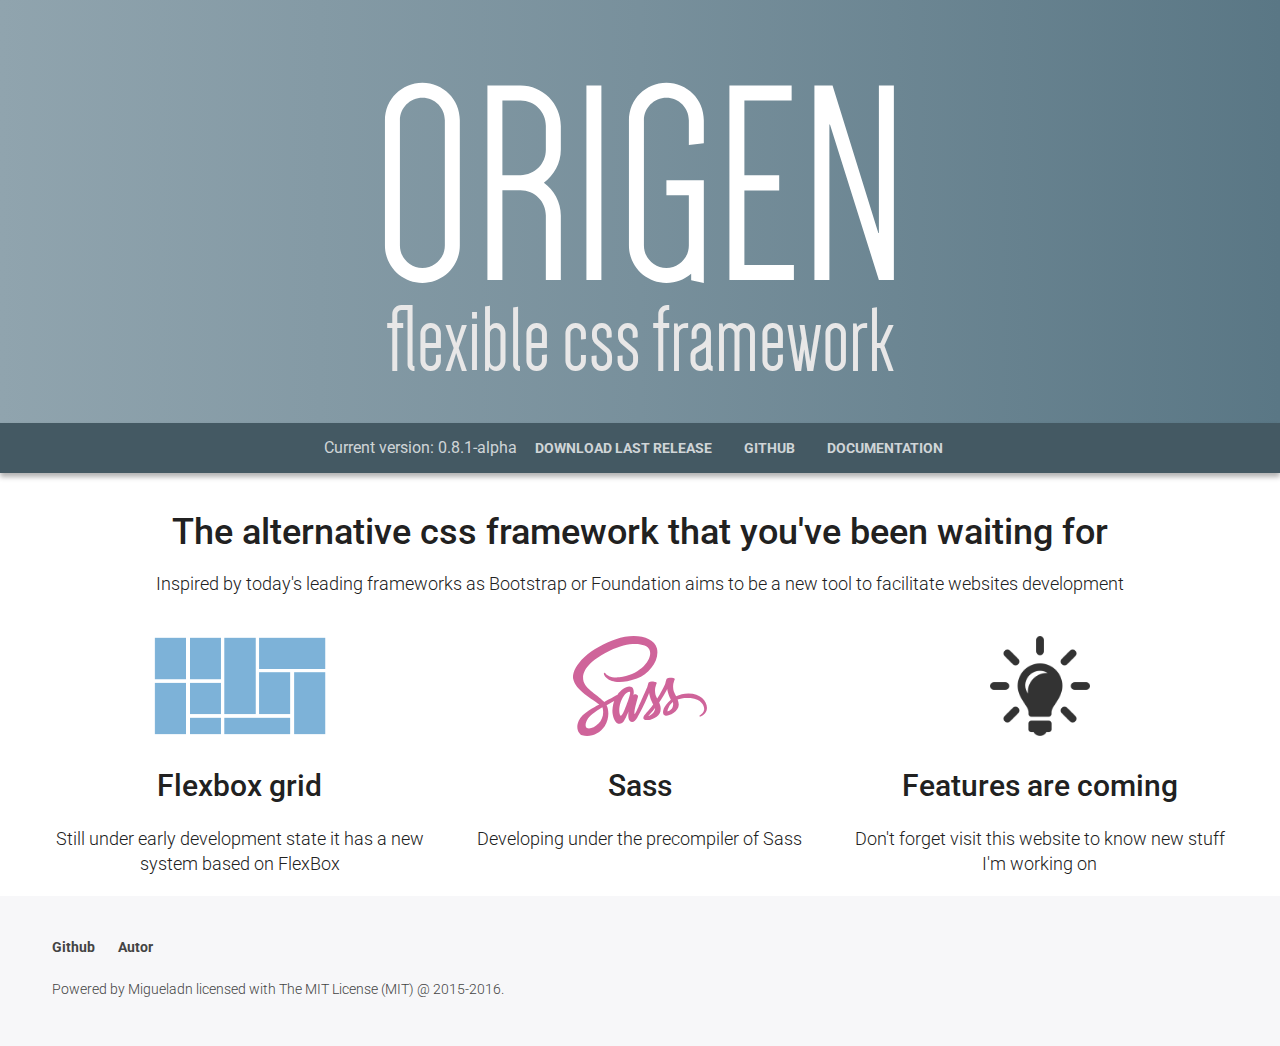
<file: index.html>
<!DOCTYPE HTML>
<html>
<head>
	<meta charset="utf-8">
	<meta http-equiv="X-UA-Compatible" content="IE=edge">
	<meta name="viewport" content="width=device-width, initial-scale=1">
	<meta property="og:image" content="http://origencss.github.io/img/ogimage.png" />
	<title>Origen</title>
	<link rel="icon" type="image/png" href="img/favicon.ico">
	<link href='https://fonts.googleapis.com/css?family=Open+Sans+Condensed:300' rel='stylesheet' type='text/css'>
	 <!--  <link rel="stylesheet" style="text/css" href="../../origen/dist/css/origen.css" >   -->
	<link rel="stylesheet" style="text/css" href="css/origen.css" > 
	<link rel="stylesheet" style="text/css" href="css/front.css" >
</head>
<body>
<div class="site">
	<div class="top">
		<div class="container">
			<div class="row">
				<div class="row">
					<div class="col-xs-12 logo">
						<h1>Origen</h1>
						<p>flexible css framework</p>
					</div>
				</div>
				
			</div>
		</div>
	</div>

	<header class="nav-bar-inverse greenv4">
			<div class="container max-1200">
				<nav class="navigation  navbar-center">
					<ul class="nav">
						<li>Current version: 0.8.1-alpha</li>
						<li><a href="https://github.com/origencss/origen/releases/download/0.8.1-alpha/origen-0.8.1-alpha-dist.zip">Download last release</a></li>
						<li><a href="https://github.com/origencss/origen">Github</a></li>
						<li><a href="docs/">Documentation</a></li>
					</ul>
				</nav>
			</div>
		</header>

	<div class="container">
		<div class="row">
			<div class="col-xs-12">
				<div class="texto-central">
					<h1>The alternative css framework that you've been waiting for</h1>
					<p>Inspired by today's leading frameworks as Bootstrap or Foundation aims to be a new tool to facilitate websites development</p>
				</div>
			</div>
		</div>

		<div class="row">
			<div class="col-xs-12 col-sm-4 col-md-4">
				<div class="features">
					<img class="main-logo" src="img/flexbox-logo.png">
					<h2>Flexbox grid</h2>
					<p>Still under early development state it has a new system based on FlexBox</p>
				</div>
			</div>
			<div class="col-xs-12 col-sm-4 col-md-4">
				<div class="features">
					<img class="main-logo" src="img/sass-logo.svg">
					<h2>Sass</h2>
					<p>Developing under the precompiler of Sass</p>
				</div>
			</div>
			<div class="col-xs-12 col-sm-4 col-md-4">
				<div class="features">
					<img class="main-logo" src="img/features-logo.png">
					<h2>Features are coming</h2>
					<p>Don't forget visit this website to know new stuff I'm working on</p>
				</div>
			</div>
		</div>
	</div>

</div>

<div class="foot">
	<div class="container">
		<div class="row">
			<div class="col-xs-12">
					<ul>
						<li><a href="https://github.com/origencss/origen">Github<a></li>
						<li><a href="https://github.com/migueladn" target="_blank">Autor</a></li>
					</ul>
					<p>
						Powered by <a href="https://github.com/migueladn" target="_blank">Migueladn</a> licensed with <a href="https://github.com/origencss/origen/blob/master/LICENSE" target="_blank">The MIT License (MIT)</a> @ 2015-2016.
					</p>	
			</div>

		</div>
	</div>
</div>

	<!-- jQuery -->
    <script src="https://ajax.googleapis.com/ajax/libs/jquery/3.0.0/jquery.min.js"></script>
    <!-- Main origen javascript file-->
    <!-- <script src="../../origen/dist/js/origen.js"></script> -->
    <script src="js/origen.js"></script> 

</body>
</html>
</file>
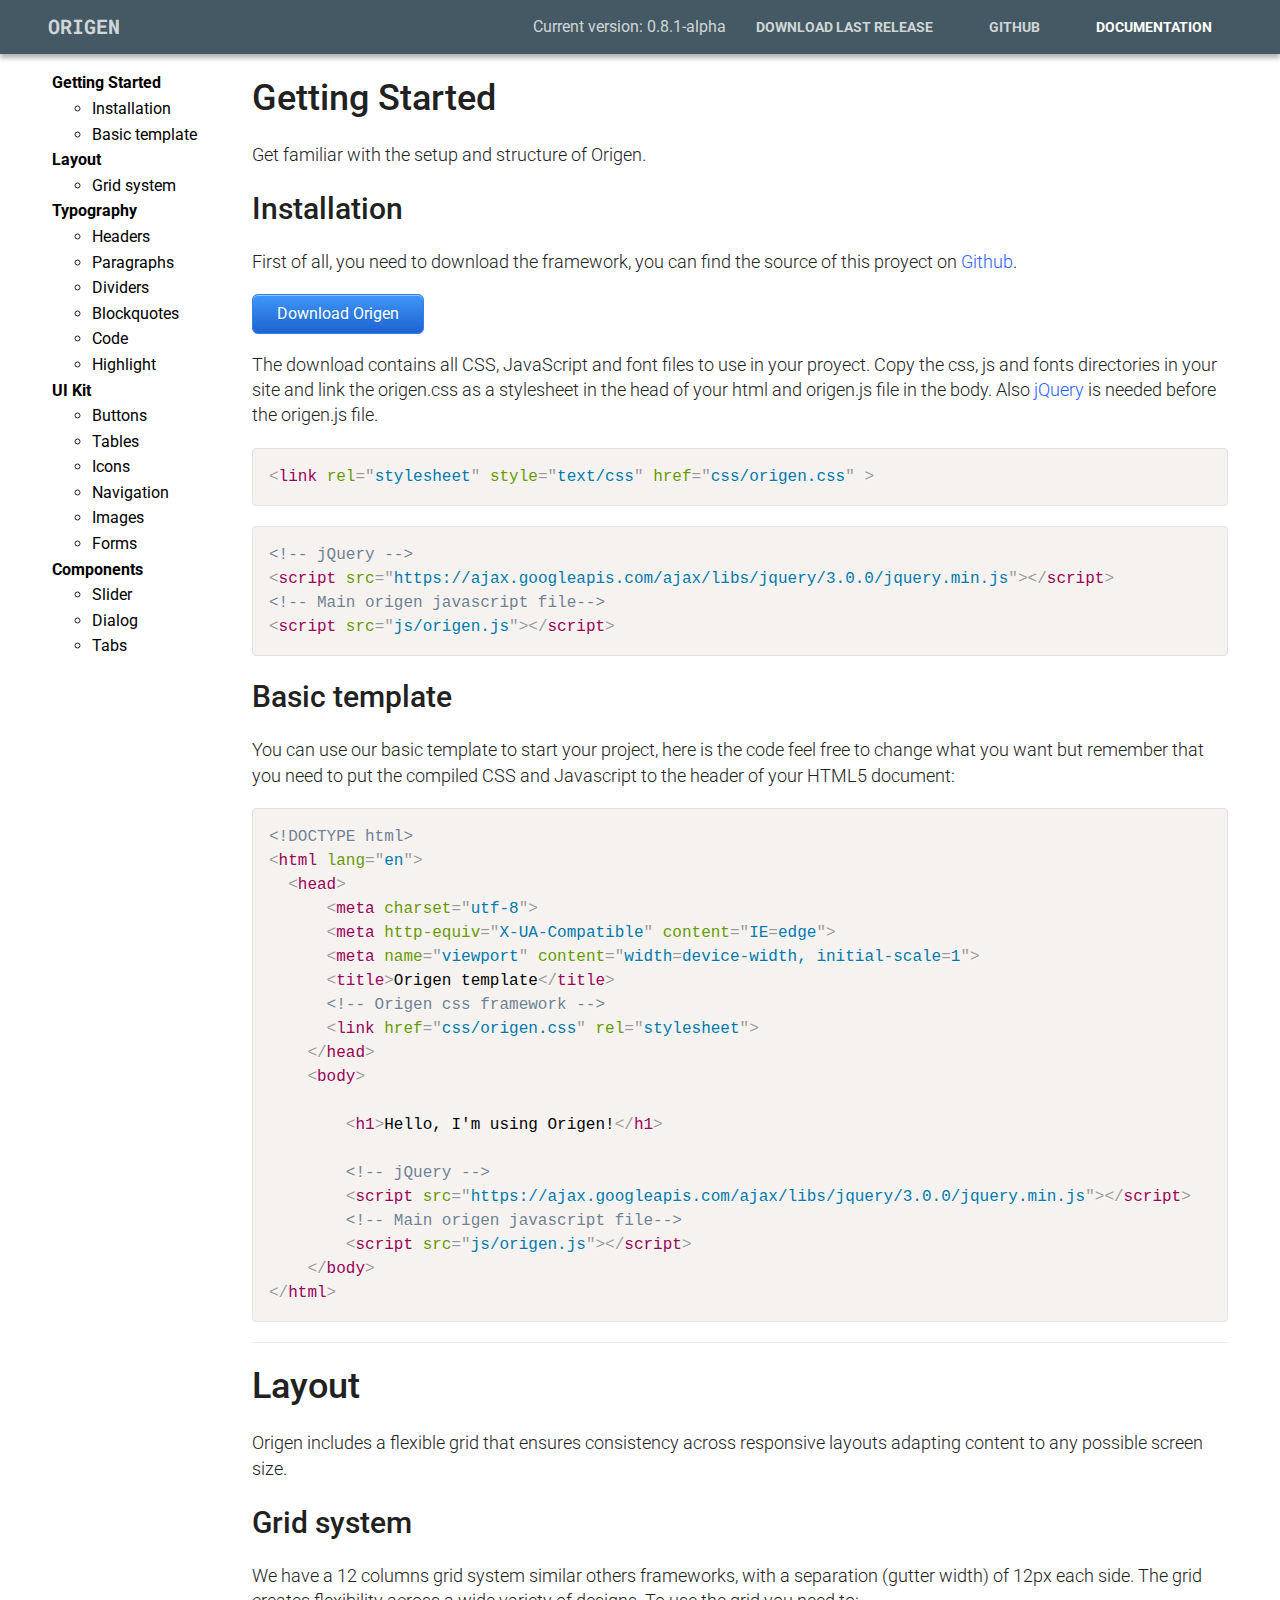
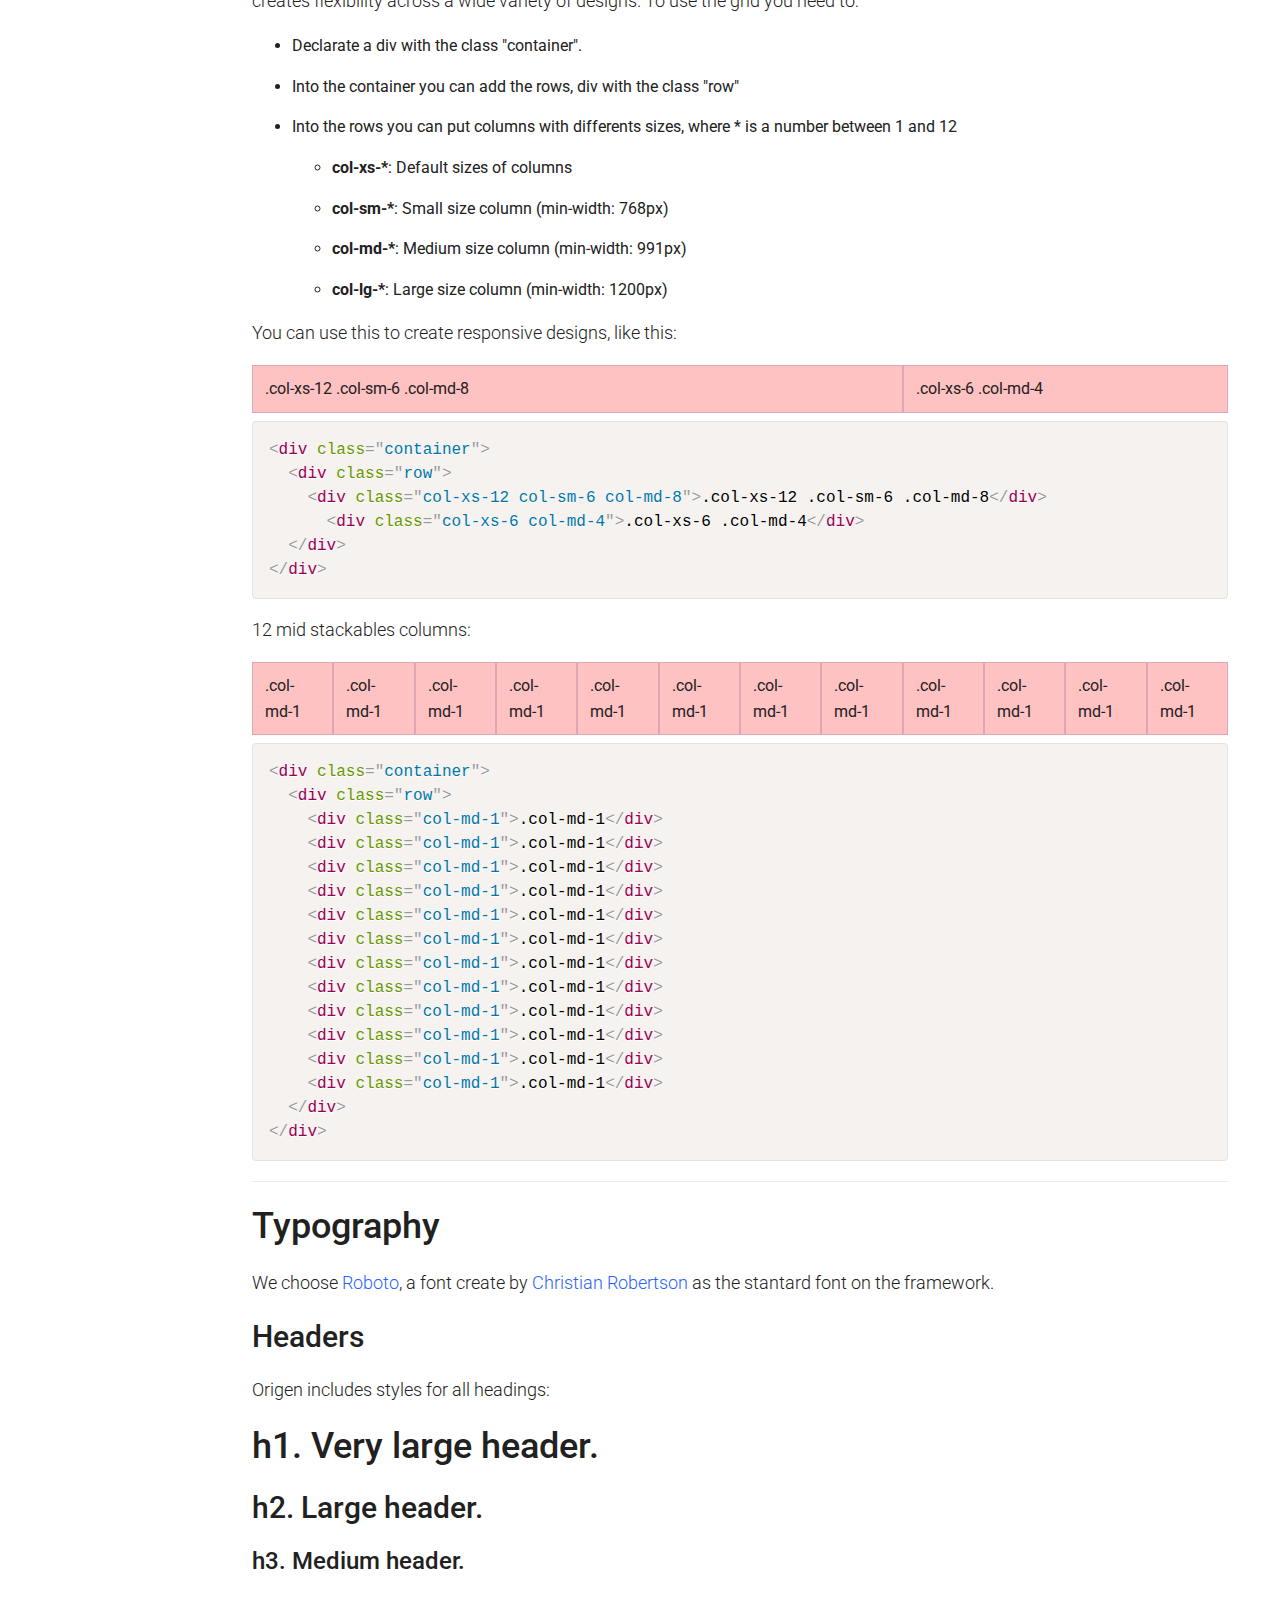
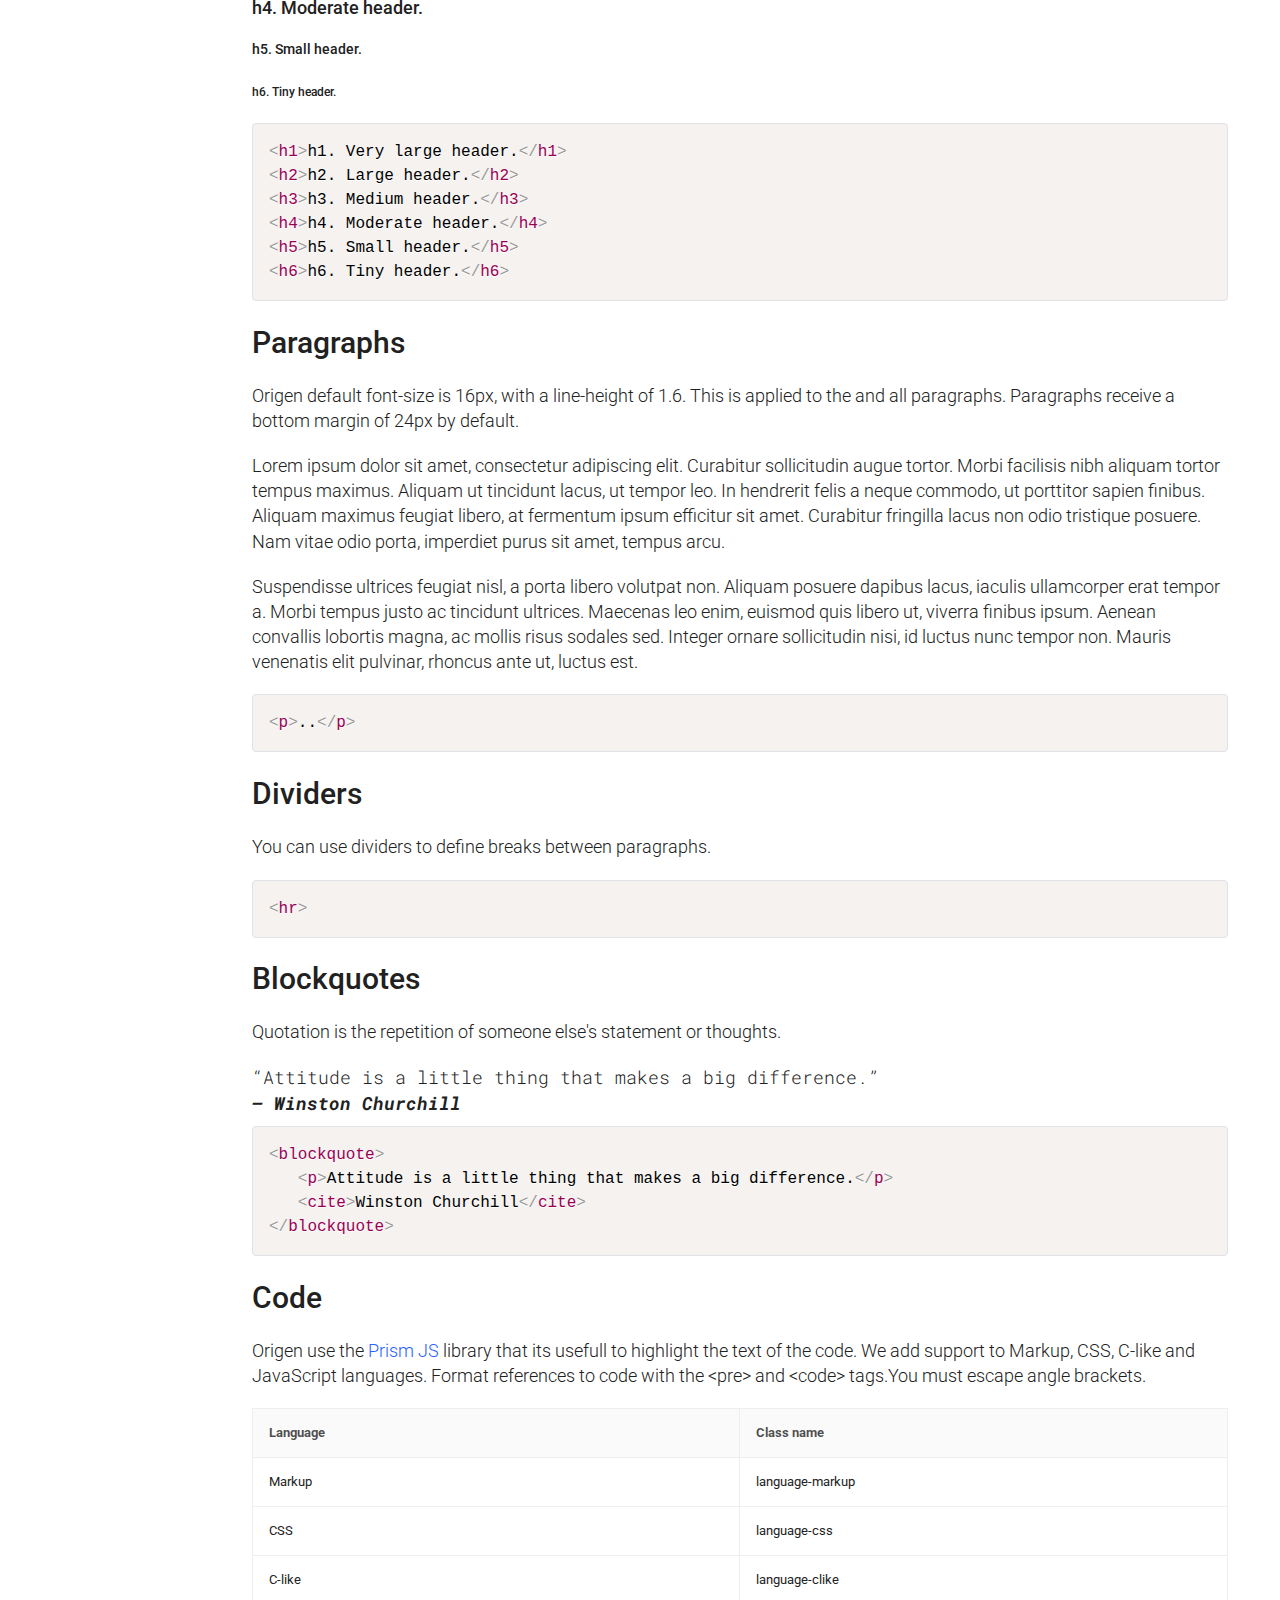
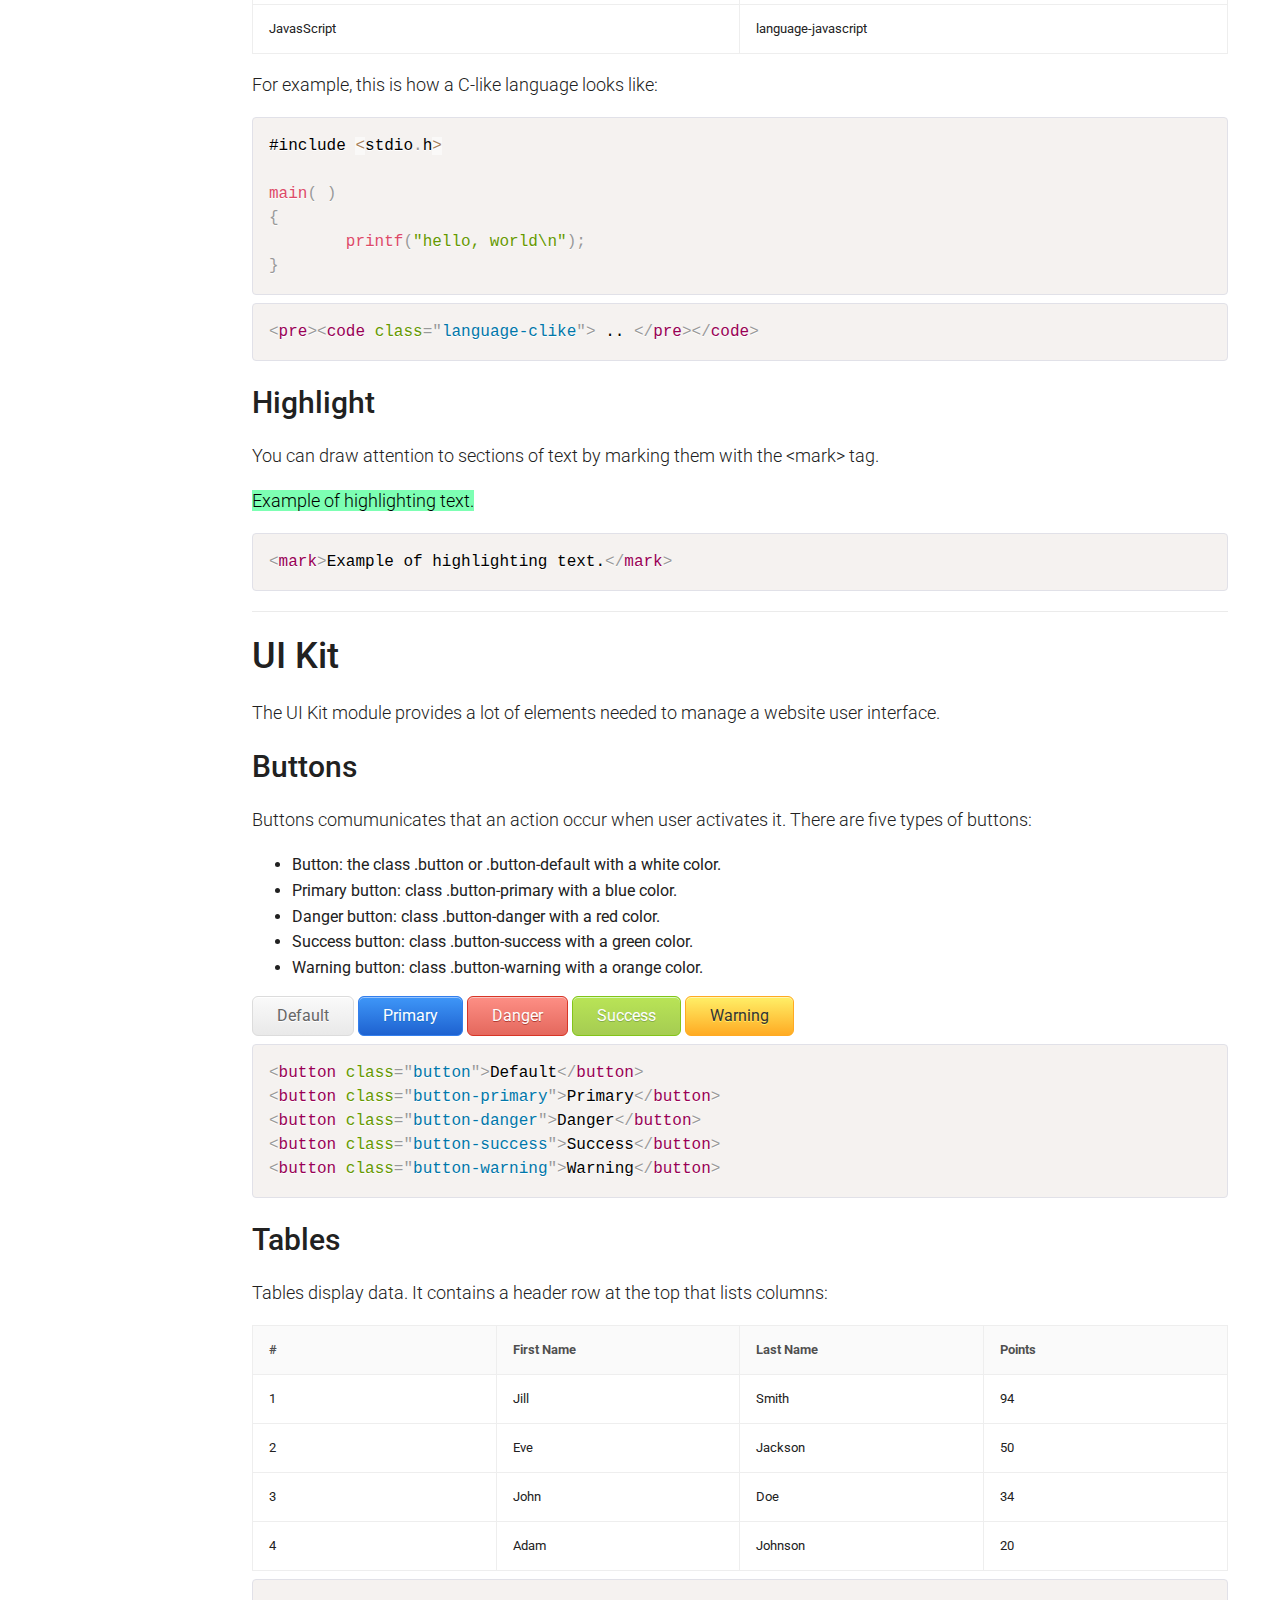
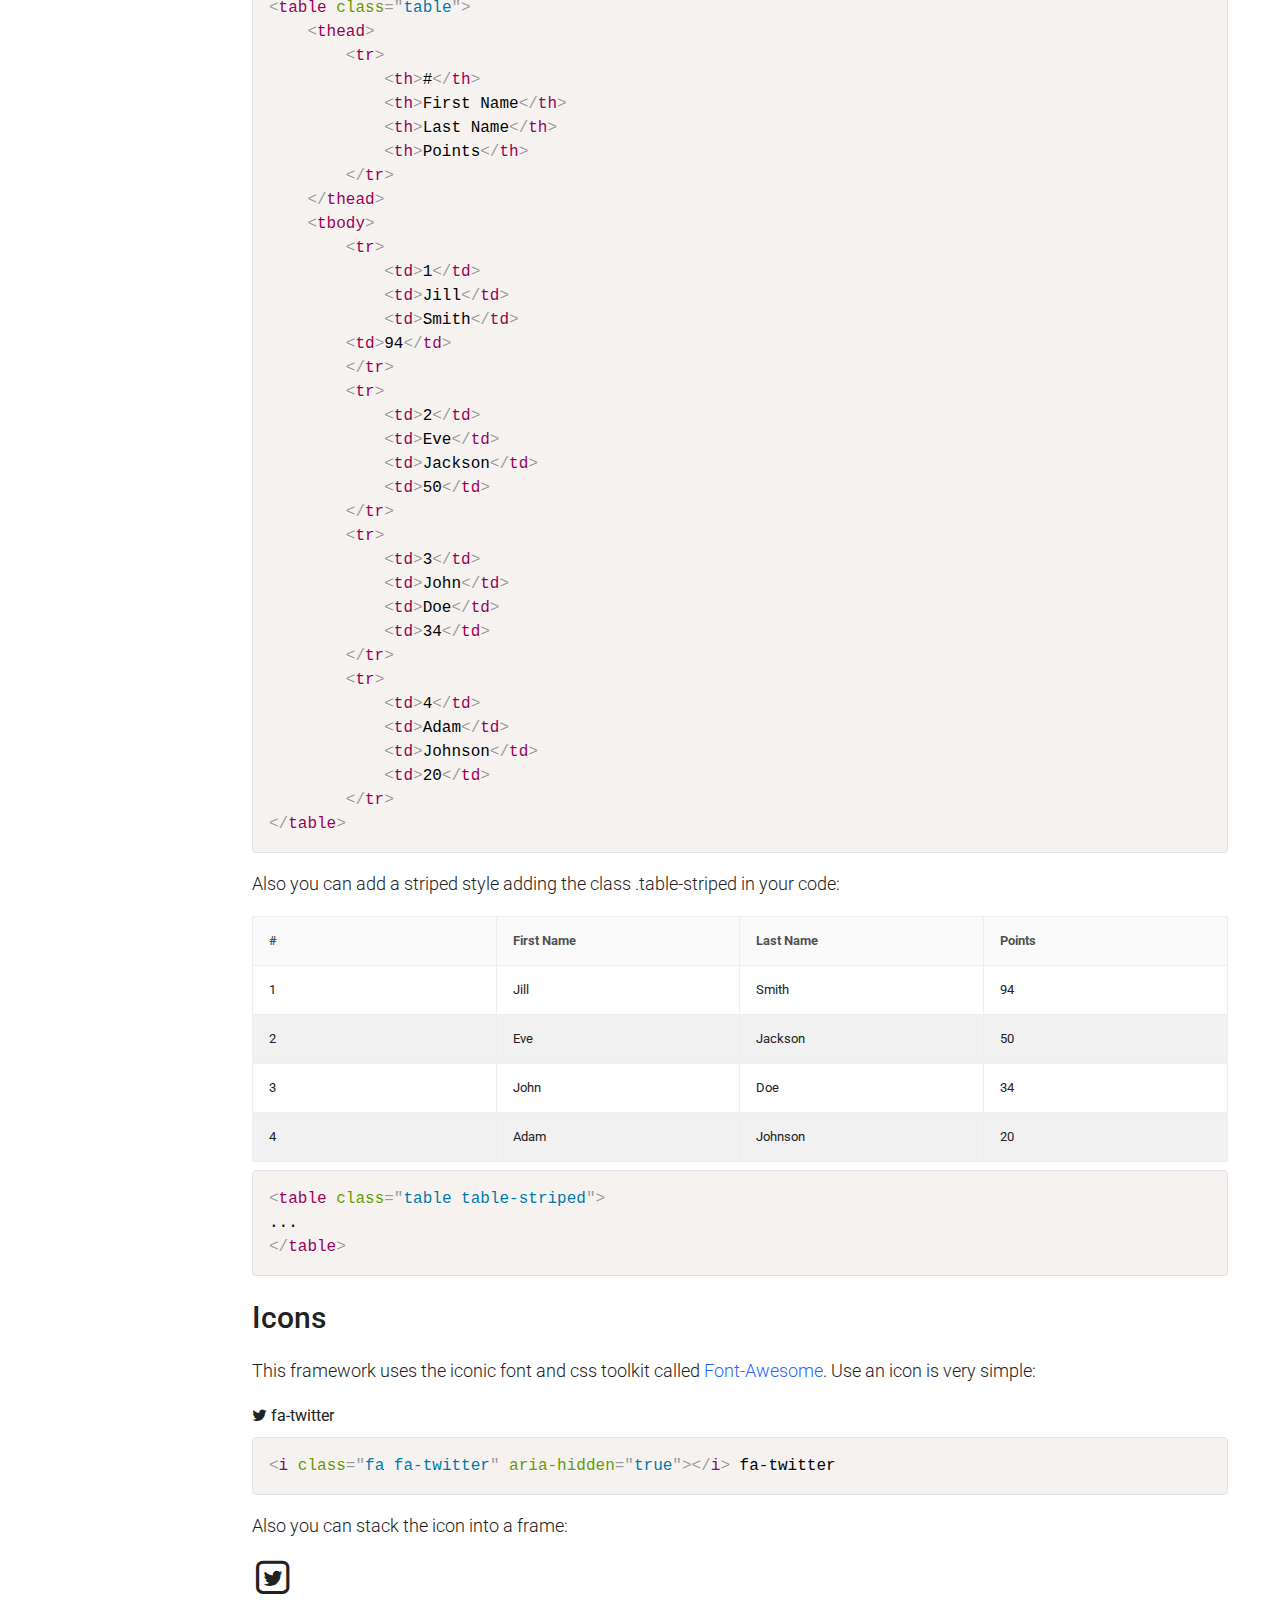
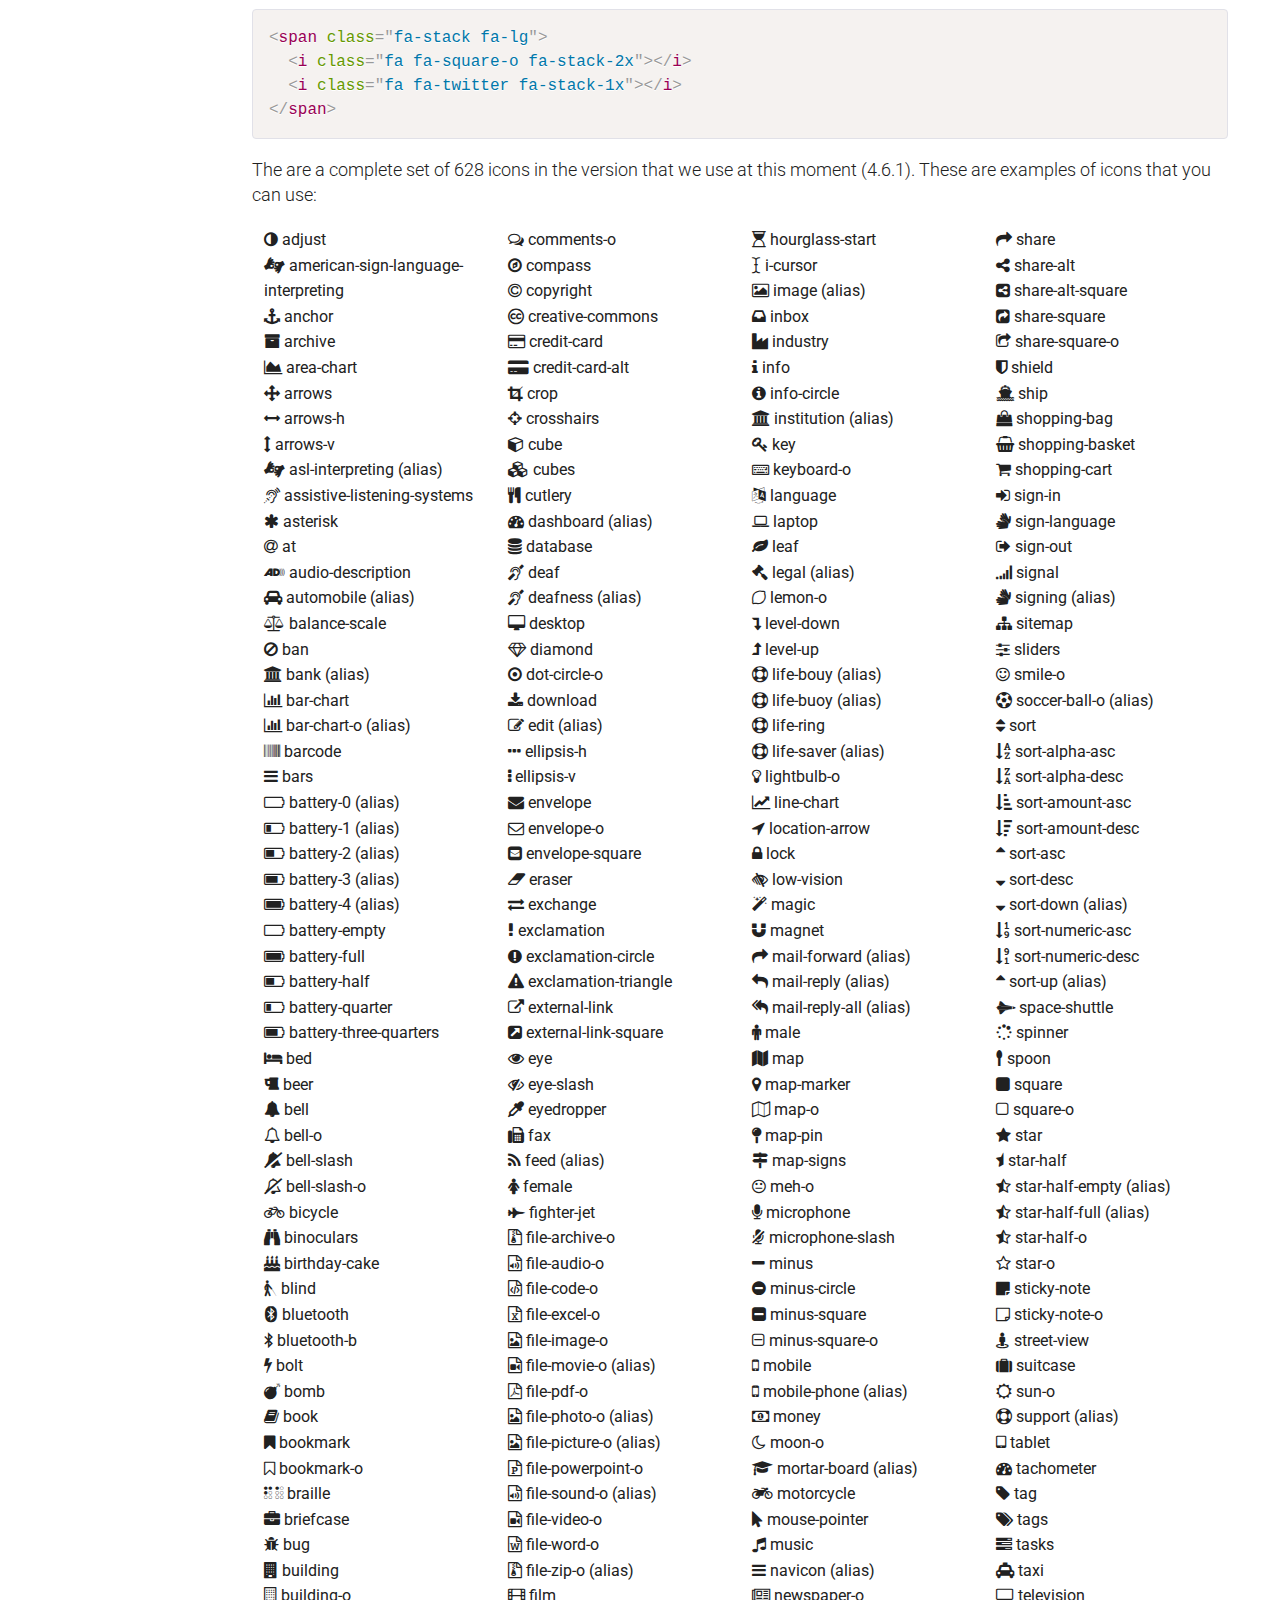
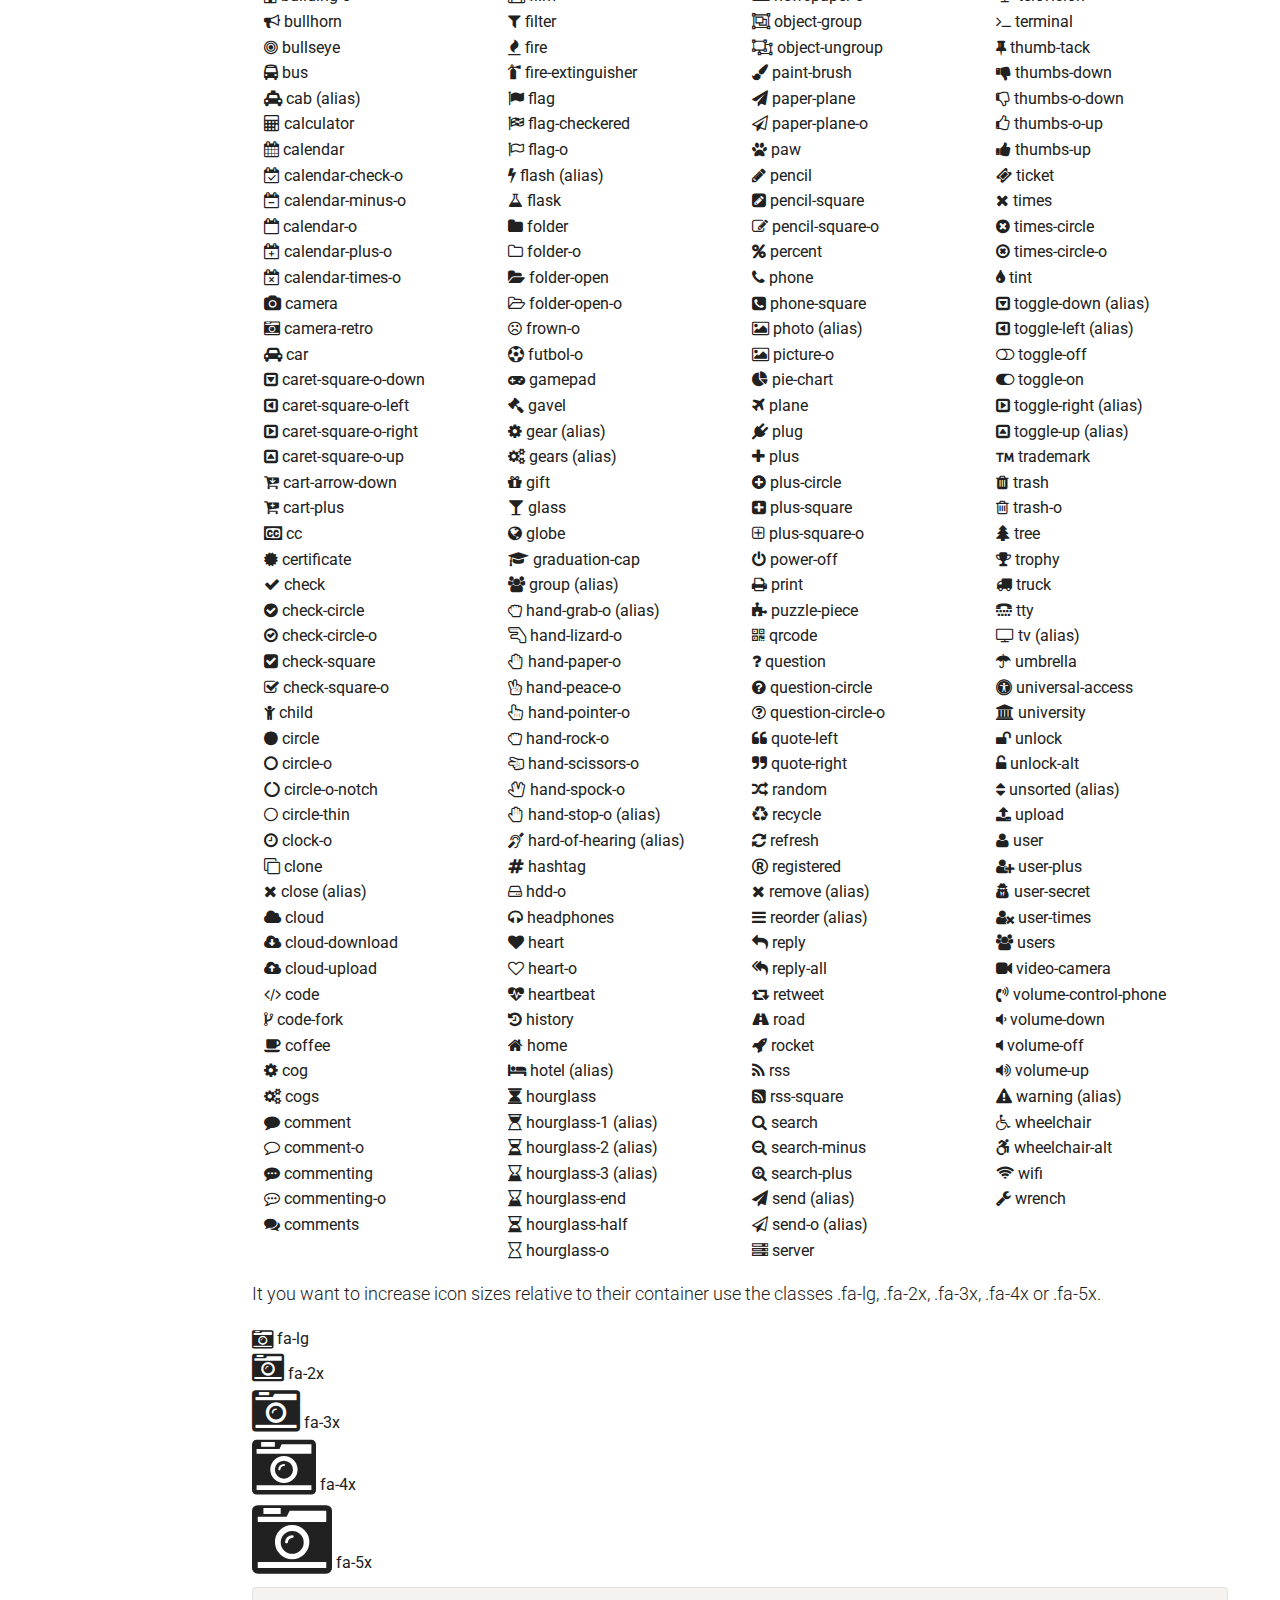
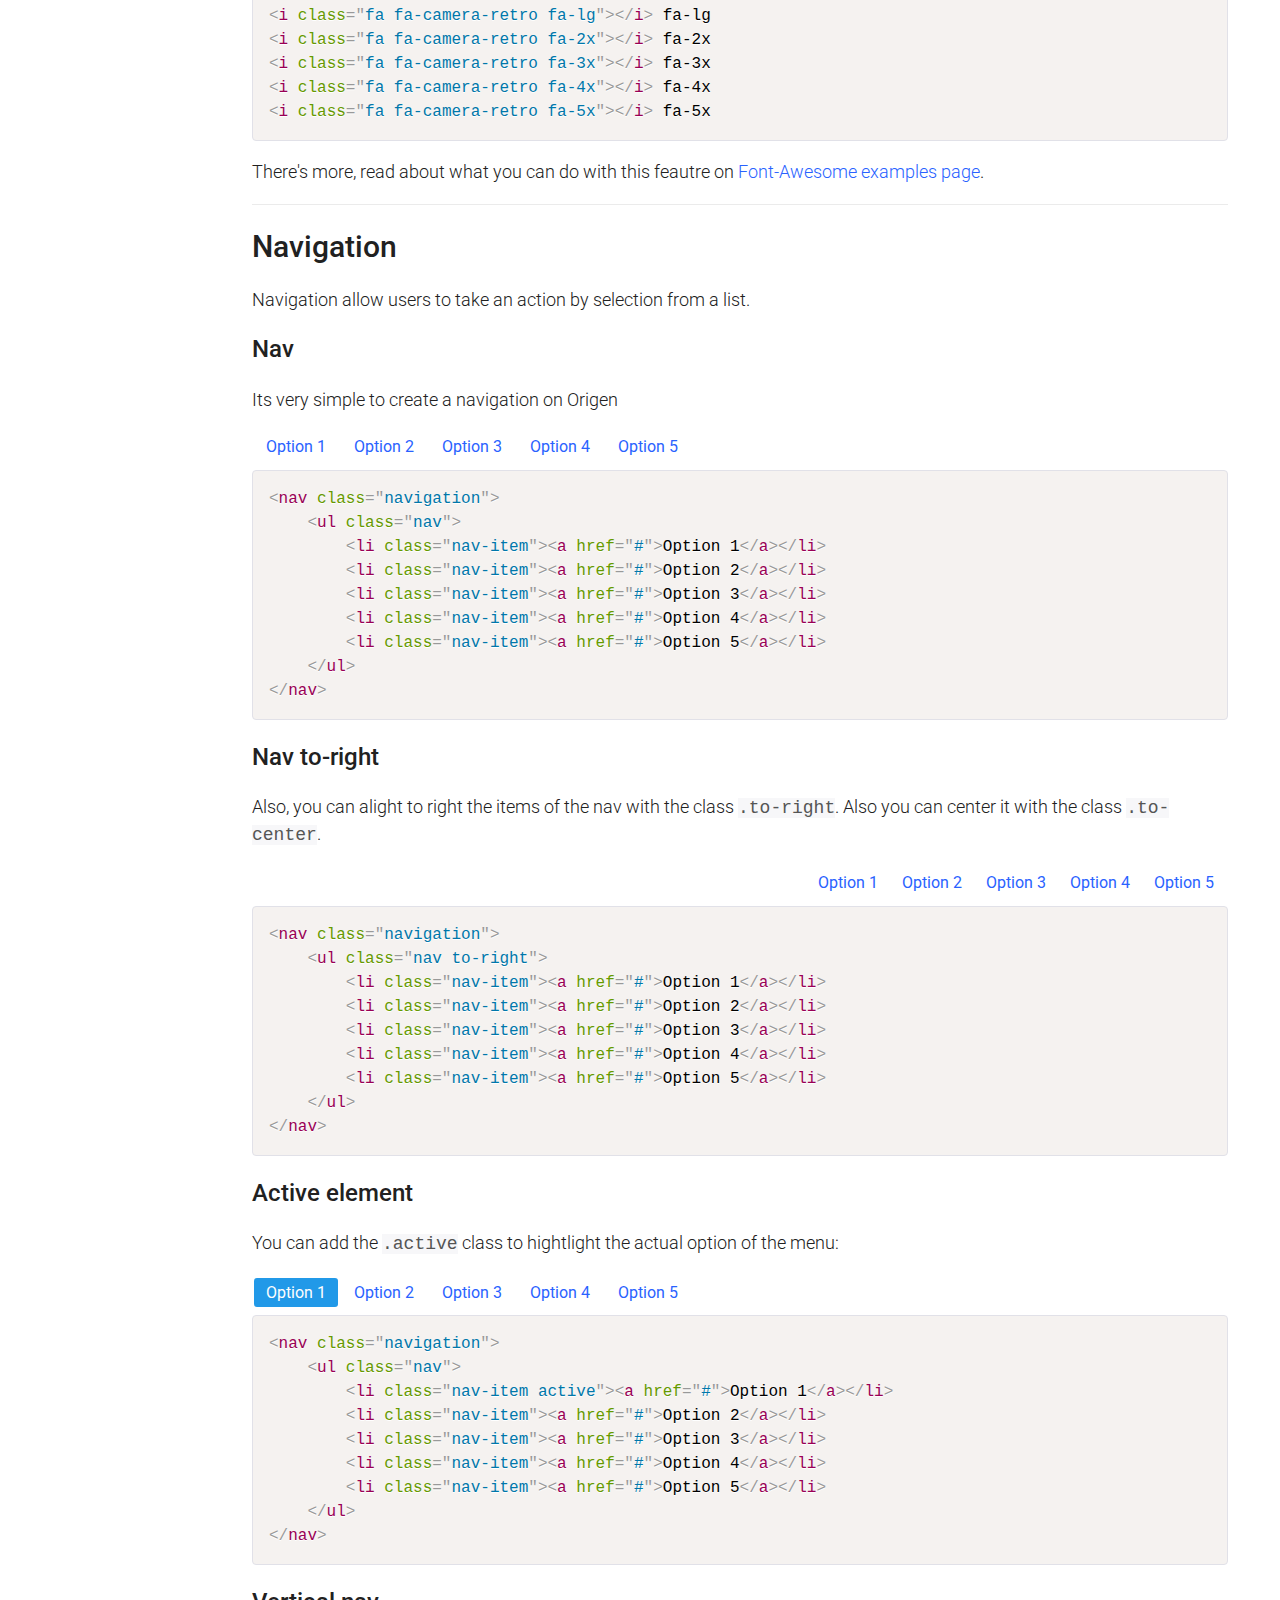
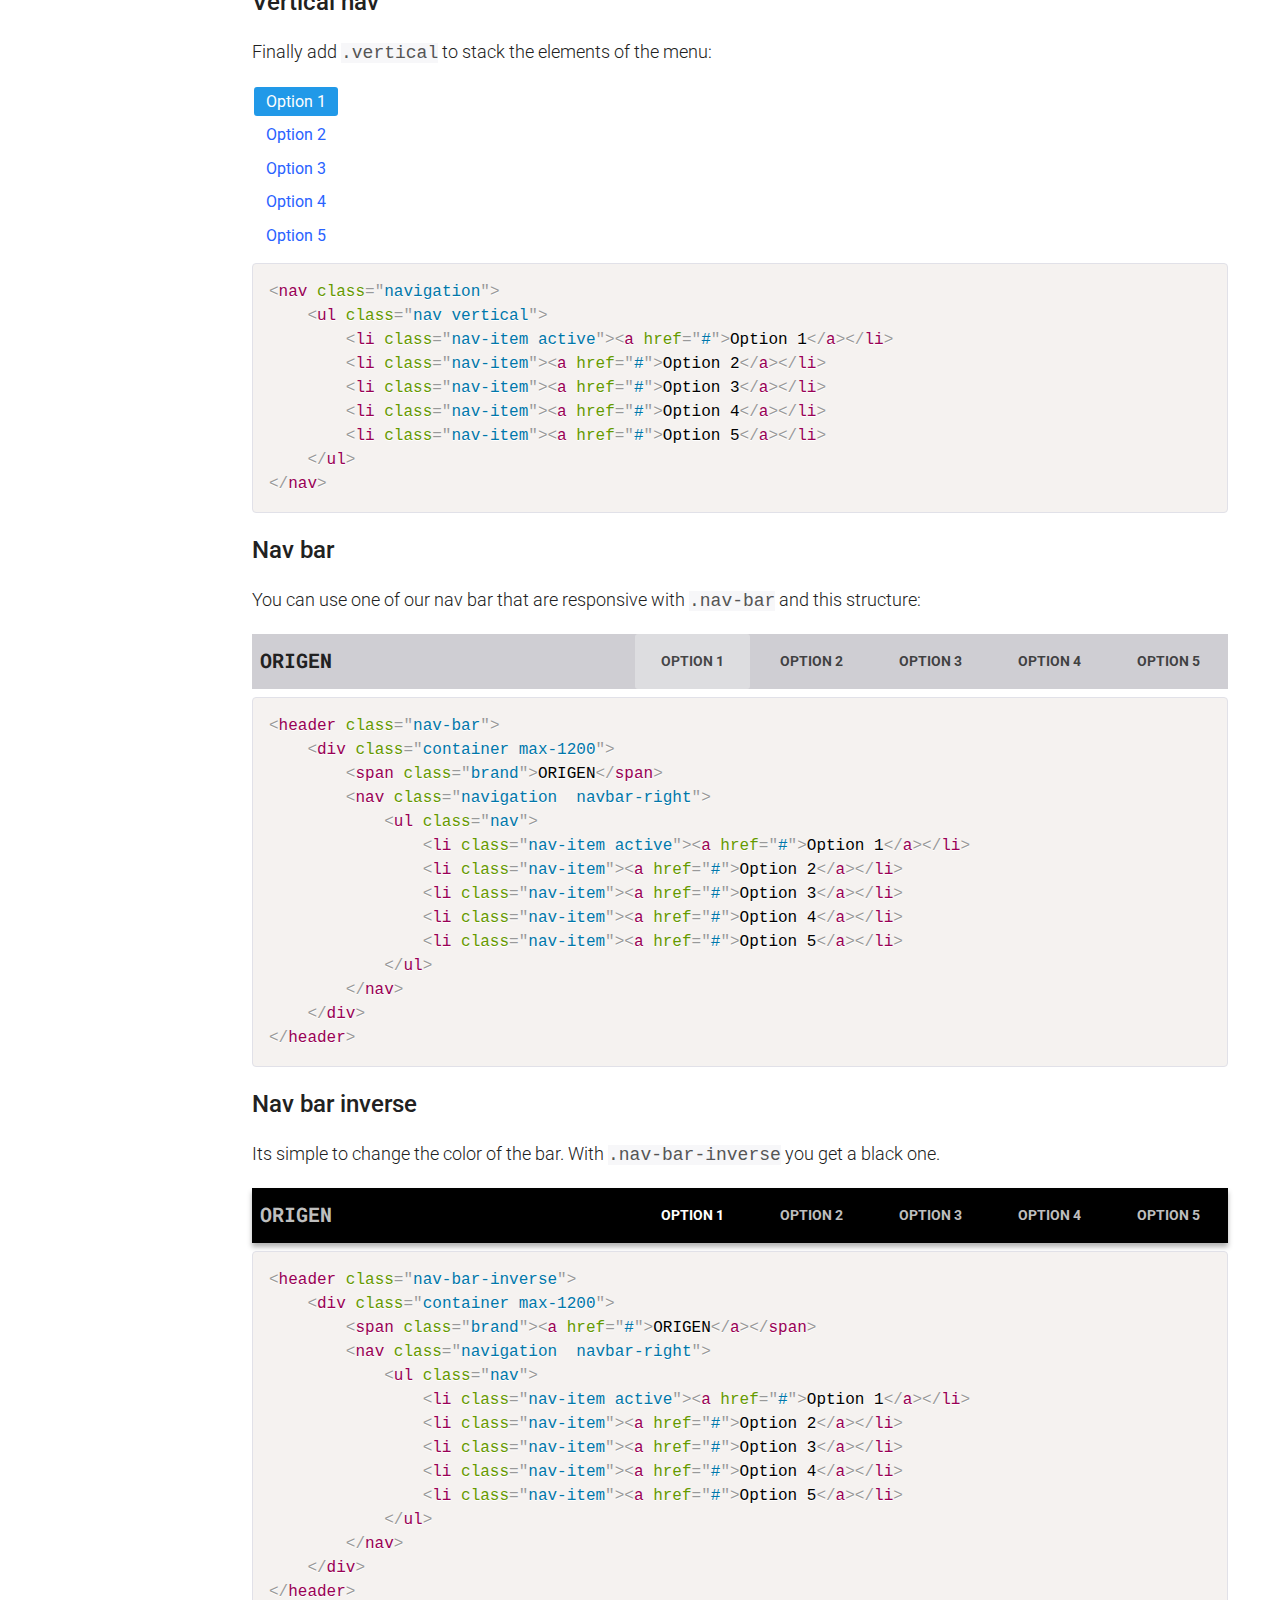
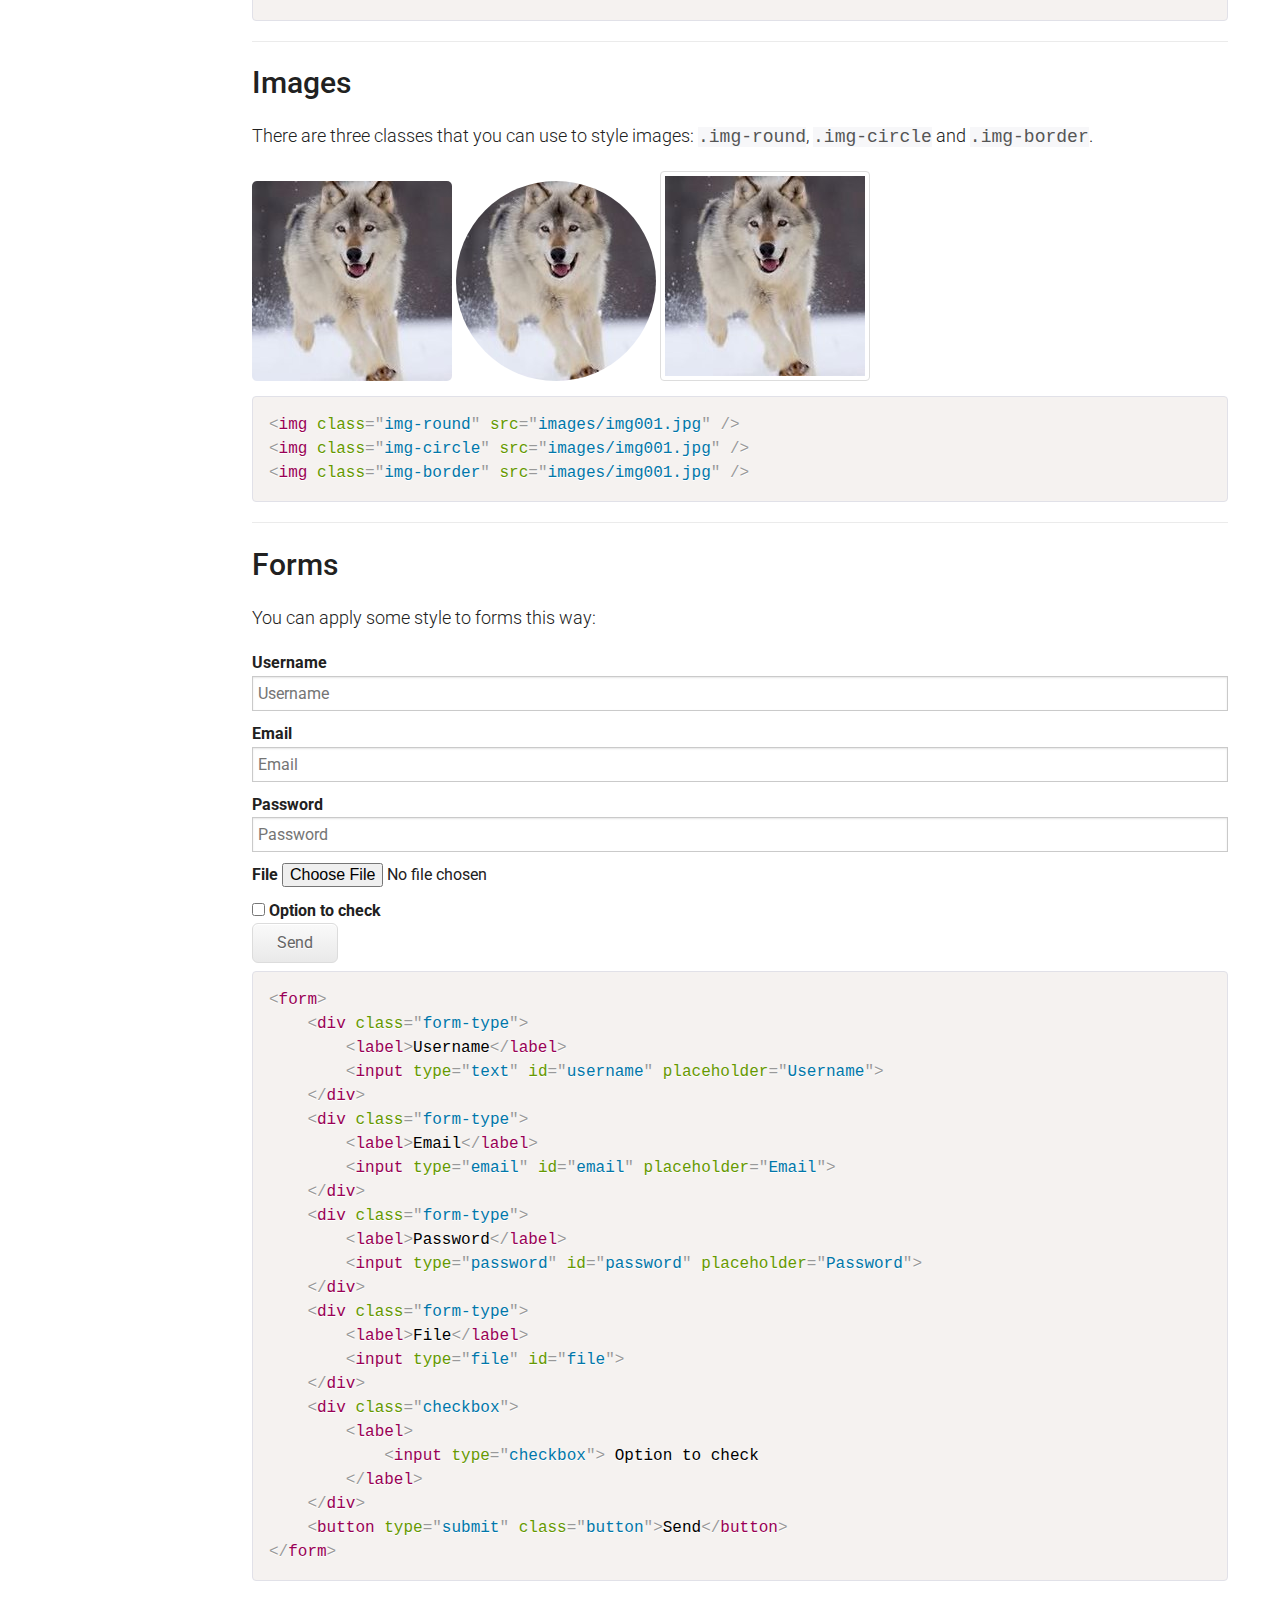
<file: docs/index.html>
<!DOCTYPE HTML>
<html>
<head>
	<meta charset="utf-8">
	<meta http-equiv="X-UA-Compatible" content="IE=edge">
	<meta name="viewport" content="width=device-width, initial-scale=1">
	<meta property="og:image" content="http://origencss.github.io/img/ogimage.png" />
	<title>Origen</title>
	<link rel="icon" type="image/png" href="../img/favicon.ico">
	<!--  <link rel="stylesheet" style="text/css" href="../../origen/dist/css/origen.css" >  -->
	 <link rel="stylesheet" style="text/css" href="../css/origen.css" > 
	<link rel="stylesheet" style="text/css" href="../css/front.css" >
</head>
<body>

<!-- jQuery -->
<script src="https://ajax.googleapis.com/ajax/libs/jquery/3.0.0/jquery.min.js"></script>
<!-- Main origen javascript file-->
<!-- <script src="../../origen/dist/js/origen.js"></script> -->
<script src="../js/origen.js"></script> 

<div class="site">
	<header class="nav-bar-inverse greenv4">
			<div class="container max-1200">
				<span class="brand"><a href="../">ORIGEN</a></span>
				<nav class="navigation  navbar-right">
					<ul class="nav">
						<li class="current-version">Current version: 0.8.1-alpha</li>
						<li class="nav-item"><a href="https://github.com/origencss/origen/releases/download/0.8.1-alpha/origen-0.8.1-alpha-dist.zip">Download last release</a></li>
						<li class="nav-item"><a href="https://github.com/origencss/origen">Github</a></li>
						<li class="nav-item active"><a href="../docs/" class="active">Documentation</a></li>
					</ul>
				</nav>
			</div>
		</header>

	<div class="container">
		<div class="row">
			<div class="col-xs-12 col-sm-2 col-md-2 ">
				<ul class="lateral-menu">
					<li><a href="#getting-started">Getting Started</a></li>
					<ul>
						<li><a href="#installation">Installation</a></li>
						<li><a href="#basic-template">Basic template</a></li>
					</ul>
					<li><a href="#layout">Layout</a></li>
					<ul>
						<li><a href="#grid-system">Grid system</a></li>
					</ul>
					<li><a href="#typography">Typography</a></li>
					<ul>
						<li><a href="#headers">Headers</a></li>
						<li><a href="#paragraphs">Paragraphs</a></li>
						<li><a href="#dividers">Dividers</a></li>
						<li><a href="#blockquotes">Blockquotes</a></li>
						<li><a href="#code">Code</a></li>
						<li><a href="#highlight">Highlight</a></li>
					</ul>
					<li><a href="#ui-kit">UI Kit</a></li>
					<ul>
						<li><a href="#buttons">Buttons</a></li>
						<li><a href="#tables">Tables</a></li>
						<li><a href="#icons">Icons</a></li>
						<li><a href="#navigation">Navigation</a></li>
						<li><a href="#images">Images</a></li>
						<li><a href="#forms">Forms</a></li>
					</ul>
					<li><a href="#components">Components</a></li>
					<ul>
						<li><a href="#slider">Slider</a></li>
						<li><a href="#dialog">Dialog</a></li>
						<li><a href="#tabs">Tabs</a></li> 
					</ul>
				</ul>
			</div>

			<div class="col-xs-12 col-sm-12 col-md-10">

					<h1><a name="getting-started">Getting Started</a></h1>
					<p>Get familiar with the setup and structure of Origen.</p>
						
			

					<h2><a name="installation">Installation</a></h2>
					<p>First of all, you need to download the framework, you can find the source of this proyect on <a href="https://github.com/origencss/origen">Github</a>.</p>
					<a class="button-primary" href="https://github.com/origencss/origen/releases/download/0.8.1-alpha/origen-0.8.1-alpha-dist.zip">Download Origen</a>
					<p>The download contains all CSS, JavaScript and font files to use in your proyect. Copy the css, js and fonts directories in your site and link the origen.css as a stylesheet in the head of your html and origen.js file in the body. Also <a href="https://jquery.com/">jQuery</a> is needed before the origen.js file. 
					<ul class="no-node">
							<li><pre><code class="language-markup">&lt;link rel=&quot;stylesheet&quot; style=&quot;text/css&quot; href=&quot;css/origen.css&quot; &gt;</code></pre> </li>
						</ul>
					</p>

					<ul class="no-node">
							<li><pre><code class="language-markup">&lt;!-- jQuery --&gt;
&lt;script src=&quot;https://ajax.googleapis.com/ajax/libs/jquery/3.0.0/jquery.min.js&quot;&gt;&lt;/script&gt;
&lt;!-- Main origen javascript file--&gt;
&lt;script src=&quot;js/origen.js&quot;&gt;&lt;/script&gt;</code></pre> </li>
						</ul>
					</p>

			

					<h2><a name="basic-template">Basic template</a></h2>
					<p>You can use our basic template to start your project, here is the code feel free to change what you want but remember that you need to put the compiled CSS and Javascript to the header of your HTML5 document:  </p>
					<pre><code class="language-markup">&lt;!DOCTYPE html&gt; 
&lt;html lang=&quot;en&quot;&gt;
  &lt;head&gt;
      &lt;meta charset=&quot;utf-8&quot;&gt;
      &lt;meta http-equiv=&quot;X-UA-Compatible&quot; content=&quot;IE=edge&quot;&gt;
      &lt;meta name=&quot;viewport&quot; content=&quot;width=device-width, initial-scale=1&quot;&gt;
      &lt;title&gt;Origen template&lt;/title&gt;
      &lt;!-- Origen css framework --&gt;
      &lt;link href=&quot;css/origen.css&quot; rel=&quot;stylesheet&quot;&gt;
    &lt;/head&gt;
    &lt;body&gt;

		&lt;h1&gt;Hello, I'm using Origen!&lt;/h1&gt;

		&lt;!-- jQuery --&gt;
		&lt;script src=&quot;https://ajax.googleapis.com/ajax/libs/jquery/3.0.0/jquery.min.js&quot;&gt;&lt;/script&gt;
		&lt;!-- Main origen javascript file--&gt;
		&lt;script src=&quot;js/origen.js&quot;&gt;&lt;/script&gt;
	&lt;/body&gt;
&lt;/html&gt;</code></pre>
					<hr>
					
					<h1><a name="layout">Layout</a></h1>
					<p>Origen includes a flexible grid that ensures consistency across responsive layouts adapting content to any possible screen size.</p>
						
					<h2><a name="grid-system">Grid system</a></h2>
					<p>We have a 12 columns grid system similar others frameworks, with a separation (gutter width) of 12px each side. The grid creates flexibility across a wide variety of designs. To use the grid you need to:</p>
					<ul class="more">
						<li>Declarate a div with the class "container".</li>
						<li>Into the container you can add the rows, div with the class "row"</li>
						<li>Into the rows you can put columns with differents sizes, where * is a number between 1 and 12</li>
						<ul>
							<li><b>col-xs-*</b>: Default sizes of columns</li>
							<li><b>col-sm-*</b>: Small size column (min-width: 768px)</li>
							<li><b>col-md-*</b>: Medium size column (min-width: 991px)</li>
							<li><b>col-lg-*</b>: Large size column (min-width: 1200px)</li>
						</ul>
					</ul>
					<p> You can use this to create responsive designs, like this: </li>
					
						<div class="container">
							<div class="row showgrid">
							  <div class="col-xs-12 col-sm-6 col-md-8">.col-xs-12 .col-sm-6 .col-md-8</div>
							  <div class="col-xs-6 col-md-4">.col-xs-6 .col-md-4</div>
							</div>
						</div>
					<pre><code class="language-markup">&lt;div class=&quot;container&quot;&gt;
  &lt;div class=&quot;row&quot;&gt;
    &lt;div class=&quot;col-xs-12 col-sm-6 col-md-8&quot;&gt;.col-xs-12 .col-sm-6 .col-md-8&lt;/div&gt;
      &lt;div class=&quot;col-xs-6 col-md-4&quot;&gt;.col-xs-6 .col-md-4&lt;/div&gt;
  &lt;/div&gt;
&lt;/div&gt;</code></pre>

					<p>12 mid stackables columns:</li>

					<div class="container">
						<div class="row showgrid">
						  <div class="col-md-1">.col-md-1</div>
						  <div class="col-md-1">.col-md-1</div>
						  <div class="col-md-1">.col-md-1</div>
						  <div class="col-md-1">.col-md-1</div>
						  <div class="col-md-1">.col-md-1</div>
						  <div class="col-md-1">.col-md-1</div>
						  <div class="col-md-1">.col-md-1</div>
						  <div class="col-md-1">.col-md-1</div>
						  <div class="col-md-1">.col-md-1</div>
						  <div class="col-md-1">.col-md-1</div>
						  <div class="col-md-1">.col-md-1</div>
						  <div class="col-md-1">.col-md-1</div>
						</div>
					</div>


					<pre><code class="language-markup">&lt;div class=&quot;container&quot;&gt;
  &lt;div class=&quot;row&quot;&gt;
    &lt;div class=&quot;col-md-1&quot;&gt;.col-md-1&lt;/div&gt;
    &lt;div class=&quot;col-md-1&quot;&gt;.col-md-1&lt;/div&gt;
    &lt;div class=&quot;col-md-1&quot;&gt;.col-md-1&lt;/div&gt;
    &lt;div class=&quot;col-md-1&quot;&gt;.col-md-1&lt;/div&gt;
    &lt;div class=&quot;col-md-1&quot;&gt;.col-md-1&lt;/div&gt;
    &lt;div class=&quot;col-md-1&quot;&gt;.col-md-1&lt;/div&gt;
    &lt;div class=&quot;col-md-1&quot;&gt;.col-md-1&lt;/div&gt;
    &lt;div class=&quot;col-md-1&quot;&gt;.col-md-1&lt;/div&gt;
    &lt;div class=&quot;col-md-1&quot;&gt;.col-md-1&lt;/div&gt;
    &lt;div class=&quot;col-md-1&quot;&gt;.col-md-1&lt;/div&gt;
    &lt;div class=&quot;col-md-1&quot;&gt;.col-md-1&lt;/div&gt;
    &lt;div class=&quot;col-md-1&quot;&gt;.col-md-1&lt;/div&gt;
  &lt;/div&gt;
&lt;/div&gt;</code></pre>
					<hr>
					
					<h1><a name="typography">Typography</a></h1>
					<p>We choose <a href="https://www.google.com/fonts/specimen/Roboto">Roboto</a>, a font create by <a href="https://plus.google.com/110879635926653430880/about">Christian Robertson</a> as the stantard font on the framework.</p>

					<h2><a name="headers">Headers</a></h2>
					<p>Origen includes styles for all headings:</p>
					<div class="box-samples">
						<h1>h1. Very large header.</h1>
						<h2>h2. Large header.</h2>
						<h3>h3. Medium header.</h3>
						<h4>h4. Moderate header.</h4>
						<h5>h5. Small header.</h5>
						<h6>h6. Tiny header.</h6>
					</div>
					<pre><code class="language-markup">&lt;h1&gt;h1. Very large header.&lt;/h1&gt;
&lt;h2&gt;h2. Large header.&lt;/h2&gt;
&lt;h3&gt;h3. Medium header.&lt;/h3&gt;
&lt;h4&gt;h4. Moderate header.&lt;/h4&gt;
&lt;h5&gt;h5. Small header.&lt;/h5&gt;
&lt;h6&gt;h6. Tiny header.&lt;/h6&gt;</code></pre>

				
					<h2><a name="paragraphs">Paragraphs</a></h2>
					<p> Origen default font-size is 16px, with a line-height of 1.6. This is applied to the <body> and all paragraphs. Paragraphs receive a bottom margin of 24px by default. </p>
					
					<div class="box-samples">
						<p>
							Lorem ipsum dolor sit amet, consectetur adipiscing elit. Curabitur sollicitudin augue tortor. Morbi facilisis nibh aliquam tortor tempus maximus. Aliquam ut tincidunt lacus, ut tempor leo. In hendrerit felis a neque commodo, ut porttitor sapien finibus. Aliquam maximus feugiat libero, at fermentum ipsum efficitur sit amet. Curabitur fringilla lacus non odio tristique posuere. Nam vitae odio porta, imperdiet purus sit amet, tempus arcu. 
						</p>

						<p>
							Suspendisse ultrices feugiat nisl, a porta libero volutpat non. Aliquam posuere dapibus lacus, iaculis ullamcorper erat tempor a. Morbi tempus justo ac tincidunt ultrices. Maecenas leo enim, euismod quis libero ut, viverra finibus ipsum. Aenean convallis lobortis magna, ac mollis risus sodales sed. Integer ornare sollicitudin nisi, id luctus nunc tempor non. Mauris venenatis elit pulvinar, rhoncus ante ut, luctus est. 
						</p>
					</div>
					<pre><code class="language-markup">&lt;p&gt;..&lt;/p&gt;</code></pre>
	
			
					<h2><a name="dividers">Dividers</a></h2>
					<p>You can use dividers to define breaks between paragraphs.</p>
					<pre><code class="language-markup">&lt;hr&gt;</code></pre>

			
					<h2><a name="blockquotes">Blockquotes</a></h2>
					<p>Quotation is the repetition of someone else's statement or thoughts. </p>
					<div class="box-samples">
						<blockquote>
							<p>Attitude is a little thing that makes a big difference.</p>
						  <cite>Winston Churchill</cite>
						</blockquote>
					</div>
					<pre><code class="language-markup">&lt;blockquote&gt;
   &lt;p&gt;Attitude is a little thing that makes a big difference.&lt;/p&gt;
   &lt;cite&gt;Winston Churchill&lt;/cite&gt;
&lt;/blockquote&gt;</code></pre>
					
				
					<h2><a name="code">Code</a></h2>
					<p>Origen use the <a href="http://prismjs.com/">Prism JS</a> library that its usefull to highlight the text of the code. We add support to Markup, CSS, C-like and JavaScript languages. Format references to code with the &ltpre&gt; and &lt;code&gt; tags.You must escape angle brackets.</p>

					<table class="table">
						<thead>
							<tr>
								<th>Language</th>
								<th>Class name</th>
							</tr>
						</thead>
						<tbody>
						<tr>
							<td>Markup</td>
							<td>language-markup</td>
						</tr>
						<tr>
							<td>CSS</td>
							<td>language-css</td>
						</tr>
						<tr>
							<td>C-like</td>
							<td>language-clike</td>
						</tr>				
						<tr>
							<td>JavasScript</td>
							<td>language-javascript</td>
						</tr>
					</table>
					<p>For example, this is how a C-like language looks like:</p>
					<pre><code class="language-clike">#include &lt;stdio.h&gt;

main( ) 
{
        printf(&quot;hello, world\n&quot;);
}</code></pre>
					<pre><code class="language-markup">&lt;pre&gt;&lt;code class=&quot;language-clike&quot;&gt; .. &lt;/pre&gt;&lt;/code&gt;</code></pre>

					
			
					<h2><a name="highlight">Highlight</a></h2>
					<p>You can draw attention to sections of text by marking them with the &lt;mark&gt; tag.</p>
					<div class="box-samples">
						<p><mark>Example of highlighting text.</mark></p>
					</div>
					<pre><code class="language-markup">&lt;mark&gt;Example of highlighting text.&lt;/mark&gt;</code></pre>

					<hr>

					<h1><a name="ui-kit">UI Kit</a></h2>
					<p>The UI Kit module provides a lot of elements needed to manage a website user interface.</p>

					<h2><a name="buttons">Buttons</a></h2>
					<p>Buttons comumunicates that an action occur when user activates it. There are five types of buttons:</p>
					<ul>
						<li>Button: the class .button or .button-default with a white color.</li>
						<li>Primary button: class .button-primary with a blue color.</li>
						<li>Danger button: class .button-danger with a red color.</li>
						<li>Success button: class .button-success with a green color.</li>
						<li>Warning button: class .button-warning with a orange color.</li>
					</ul>
					<div class="box-samples">
						<button class="button">Default</button>
						<button class="button-primary">Primary</button>
						<button class="button-danger">Danger</button>
						<button class="button-success">Success</button>
						<button class="button-warning">Warning</button>
					</div>
					<pre><code class="language-markup">&lt;button class=&quot;button&quot;&gt;Default&lt;/button&gt;
&lt;button class=&quot;button-primary&quot;&gt;Primary&lt;/button&gt;
&lt;button class=&quot;button-danger&quot;&gt;Danger&lt;/button&gt;
&lt;button class=&quot;button-success&quot;&gt;Success&lt;/button&gt;
&lt;button class=&quot;button-warning&quot;&gt;Warning&lt;/button&gt;</code></pre>

					<h2><a name="tables">Tables</a></h2>
					<p>Tables display data. It contains a header row at the top that lists columns:</p>


						<table class="table">
							<thead>
								<tr>
									<th>#</th>
									<th>First Name</th>
									<th>Last Name</th>
									<th>Points</th>
								</tr>
							</thead>
							<tbody>
							<tr>
								<td>1</td>
								<td>Jill</td>
								<td>Smith</td> 
								<td>94</td>
							</tr>
							<tr>
								<td>2</td>
								<td>Eve</td>
								<td>Jackson</td> 
								<td>50</td>
							</tr>
							<tr>
								<td>3</td>
								<td>John</td>
								<td>Doe</td> 
								<td>34</td>
							</tr>
							<tr>
								<td>4</td>
								<td>Adam</td>
								<td>Johnson</td> 
								<td>20</td>
							</tr>
						</table>

					<pre><code class="language-markup">&lt;table class=&quot;table&quot;&gt;
	&lt;thead&gt;
		&lt;tr&gt;
			&lt;th&gt;#&lt;/th&gt;
			&lt;th&gt;First Name&lt;/th&gt;
			&lt;th&gt;Last Name&lt;/th&gt;
			&lt;th&gt;Points&lt;/th&gt;
		&lt;/tr&gt;
	&lt;/thead&gt;
	&lt;tbody&gt;
		&lt;tr&gt;
			&lt;td&gt;1&lt;/td&gt;
			&lt;td&gt;Jill&lt;/td&gt;
			&lt;td&gt;Smith&lt;/td&gt; 
		&lt;td&gt;94&lt;/td&gt;
		&lt;/tr&gt;
		&lt;tr&gt;
			&lt;td&gt;2&lt;/td&gt;
			&lt;td&gt;Eve&lt;/td&gt;
			&lt;td&gt;Jackson&lt;/td&gt; 
			&lt;td&gt;50&lt;/td&gt;
		&lt;/tr&gt;
		&lt;tr&gt;
			&lt;td&gt;3&lt;/td&gt;
			&lt;td&gt;John&lt;/td&gt;
			&lt;td&gt;Doe&lt;/td&gt; 
			&lt;td&gt;34&lt;/td&gt;
		&lt;/tr&gt;
		&lt;tr&gt;
			&lt;td&gt;4&lt;/td&gt;
			&lt;td&gt;Adam&lt;/td&gt;
			&lt;td&gt;Johnson&lt;/td&gt; 
			&lt;td&gt;20&lt;/td&gt;
		&lt;/tr&gt;
&lt;/table&gt;</code></pre>

					<p>Also you can add a striped style adding the class .table-striped in your code:</td>

						<table class="table table-striped">
							<thead>
								<tr>
									<th>#</th>
									<th>First Name</th>
									<th>Last Name</th>
									<th>Points</th>
								</tr>
							</thead>
							<tbody>
							<tr>
								<td>1</td>
								<td>Jill</td>
								<td>Smith</td> 
								<td>94</td>
							</tr>
							<tr>
								<td>2</td>
								<td>Eve</td>
								<td>Jackson</td> 
								<td>50</td>
							</tr>
							<tr>
								<td>3</td>
								<td>John</td>
								<td>Doe</td> 
								<td>34</td>
							</tr>
							<tr>
								<td>4</td>
								<td>Adam</td>
								<td>Johnson</td> 
								<td>20</td>
							</tr>
						</table>

					<pre><code class="language-markup">&lt;table class=&quot;table table-striped&quot;&gt;
...
&lt;/table&gt;</code></pre>


					<h2><a name="icons">Icons</a></h2>
					<p>This framework uses the iconic font and css toolkit called <a href="http://fortawesome.github.io/Font-Awesome/">Font-Awesome</a>. Use an icon is very simple:</p>
					<div class="box-samples">
						<i class="fa fa-twitter" aria-hidden="true"></i> fa-twitter
					</div>
					<pre><code class="language-markup">&lt;i class=&quot;fa fa-twitter&quot; aria-hidden=&quot;true&quot;&gt;&lt;/i&gt; fa-twitter</code></pre>
					
					<p>Also you can stack the icon into a frame:</p>
					<div class="box-samples">
						<span class="fa-stack fa-lg">
						  <i class="fa fa-square-o fa-stack-2x"></i>
						  <i class="fa fa-twitter fa-stack-1x"></i>
						</span>
					</div>
					<pre><code class="language-markup">&lt;span class=&quot;fa-stack fa-lg&quot;&gt;
  &lt;i class=&quot;fa fa-square-o fa-stack-2x&quot;&gt;&lt;/i&gt;
  &lt;i class=&quot;fa fa-twitter fa-stack-1x&quot;&gt;&lt;/i&gt;
&lt;/span&gt;</code></pre>

					<p>The are a complete set of 628 icons in the version that we use at this moment (4.6.1). These are examples of icons that you can use:</p>

					<div class="row">
					<div class="col-xs-6 col-sm-3 col-md-3">
					<ul class="ul-icon">
						<li><i class="fa fa-adjust" aria-hidden="true"></i> <span class="sr-only">Example of </span>adjust</li>

						<li><i class="fa fa-american-sign-language-interpreting" aria-hidden="true"></i> <span class="sr-only">Example of </span>american-sign-language-interpreting</li>

						<li><i class="fa fa-anchor" aria-hidden="true"></i> <span class="sr-only">Example of </span>anchor</li>

						<li><i class="fa fa-archive" aria-hidden="true"></i> <span class="sr-only">Example of </span>archive</li>

						<li><i class="fa fa-area-chart" aria-hidden="true"></i> <span class="sr-only">Example of </span>area-chart</li>

						<li><i class="fa fa-arrows" aria-hidden="true"></i> <span class="sr-only">Example of </span>arrows</li>

						<li><i class="fa fa-arrows-h" aria-hidden="true"></i> <span class="sr-only">Example of </span>arrows-h</li>

						<li><i class="fa fa-arrows-v" aria-hidden="true"></i> <span class="sr-only">Example of </span>arrows-v</li>

						<li><i class="fa fa-asl-interpreting" aria-hidden="true"></i> <span class="sr-only">Example of </span>asl-interpreting <span class="text-muted">(alias)</span></li>

						<li><i class="fa fa-assistive-listening-systems" aria-hidden="true"></i> <span class="sr-only">Example of </span>assistive-listening-systems</li>

						<li><i class="fa fa-asterisk" aria-hidden="true"></i> <span class="sr-only">Example of </span>asterisk</li>

						<li><i class="fa fa-at" aria-hidden="true"></i> <span class="sr-only">Example of </span>at</li>

						<li><i class="fa fa-audio-description" aria-hidden="true"></i> <span class="sr-only">Example of </span>audio-description</li>

						<li><i class="fa fa-automobile" aria-hidden="true"></i> <span class="sr-only">Example of </span>automobile <span class="text-muted">(alias)</span></li>

						<li><i class="fa fa-balance-scale" aria-hidden="true"></i> <span class="sr-only">Example of </span>balance-scale</li>

						<li><i class="fa fa-ban" aria-hidden="true"></i> <span class="sr-only">Example of </span>ban</li>

						<li><i class="fa fa-bank" aria-hidden="true"></i> <span class="sr-only">Example of </span>bank <span class="text-muted">(alias)</span></li>

						<li><i class="fa fa-bar-chart" aria-hidden="true"></i> <span class="sr-only">Example of </span>bar-chart</li>

						<li><i class="fa fa-bar-chart-o" aria-hidden="true"></i> <span class="sr-only">Example of </span>bar-chart-o <span class="text-muted">(alias)</span></li>

						<li><i class="fa fa-barcode" aria-hidden="true"></i> <span class="sr-only">Example of </span>barcode</li>

						<li><i class="fa fa-bars" aria-hidden="true"></i> <span class="sr-only">Example of </span>bars</li>

						<li><i class="fa fa-battery-0" aria-hidden="true"></i> <span class="sr-only">Example of </span>battery-0 <span class="text-muted">(alias)</span></li>

						<li><i class="fa fa-battery-1" aria-hidden="true"></i> <span class="sr-only">Example of </span>battery-1 <span class="text-muted">(alias)</span></li>

						<li><i class="fa fa-battery-2" aria-hidden="true"></i> <span class="sr-only">Example of </span>battery-2 <span class="text-muted">(alias)</span></li>

						<li><i class="fa fa-battery-3" aria-hidden="true"></i> <span class="sr-only">Example of </span>battery-3 <span class="text-muted">(alias)</span></li>

						<li><i class="fa fa-battery-4" aria-hidden="true"></i> <span class="sr-only">Example of </span>battery-4 <span class="text-muted">(alias)</span></li>

						<li><i class="fa fa-battery-empty" aria-hidden="true"></i> <span class="sr-only">Example of </span>battery-empty</li>

						<li><i class="fa fa-battery-full" aria-hidden="true"></i> <span class="sr-only">Example of </span>battery-full</li>

						<li><i class="fa fa-battery-half" aria-hidden="true"></i> <span class="sr-only">Example of </span>battery-half</li>

						<li><i class="fa fa-battery-quarter" aria-hidden="true"></i> <span class="sr-only">Example of </span>battery-quarter</li>

						<li><i class="fa fa-battery-three-quarters" aria-hidden="true"></i> <span class="sr-only">Example of </span>battery-three-quarters</li>

						<li><i class="fa fa-bed" aria-hidden="true"></i> <span class="sr-only">Example of </span>bed</li>

						<li><i class="fa fa-beer" aria-hidden="true"></i> <span class="sr-only">Example of </span>beer</li>

						<li><i class="fa fa-bell" aria-hidden="true"></i> <span class="sr-only">Example of </span>bell</li>

						<li><i class="fa fa-bell-o" aria-hidden="true"></i> <span class="sr-only">Example of </span>bell-o</li>

						<li><i class="fa fa-bell-slash" aria-hidden="true"></i> <span class="sr-only">Example of </span>bell-slash</li>

						<li><i class="fa fa-bell-slash-o" aria-hidden="true"></i> <span class="sr-only">Example of </span>bell-slash-o</li>

						<li><i class="fa fa-bicycle" aria-hidden="true"></i> <span class="sr-only">Example of </span>bicycle</li>

						<li><i class="fa fa-binoculars" aria-hidden="true"></i> <span class="sr-only">Example of </span>binoculars</li>

						<li><i class="fa fa-birthday-cake" aria-hidden="true"></i> <span class="sr-only">Example of </span>birthday-cake</li>

						<li><i class="fa fa-blind" aria-hidden="true"></i> <span class="sr-only">Example of </span>blind</li>

						<li><i class="fa fa-bluetooth" aria-hidden="true"></i> <span class="sr-only">Example of </span>bluetooth</li>

						<li><i class="fa fa-bluetooth-b" aria-hidden="true"></i> <span class="sr-only">Example of </span>bluetooth-b</li>

						<li><i class="fa fa-bolt" aria-hidden="true"></i> <span class="sr-only">Example of </span>bolt</li>

						<li><i class="fa fa-bomb" aria-hidden="true"></i> <span class="sr-only">Example of </span>bomb</li>

						<li><i class="fa fa-book" aria-hidden="true"></i> <span class="sr-only">Example of </span>book</li>

						<li><i class="fa fa-bookmark" aria-hidden="true"></i> <span class="sr-only">Example of </span>bookmark</li>

						<li><i class="fa fa-bookmark-o" aria-hidden="true"></i> <span class="sr-only">Example of </span>bookmark-o</li>

						<li><i class="fa fa-braille" aria-hidden="true"></i> <span class="sr-only">Example of </span>braille</li>

						<li><i class="fa fa-briefcase" aria-hidden="true"></i> <span class="sr-only">Example of </span>briefcase</li>

						<li><i class="fa fa-bug" aria-hidden="true"></i> <span class="sr-only">Example of </span>bug</li>

						<li><i class="fa fa-building" aria-hidden="true"></i> <span class="sr-only">Example of </span>building</li>

						<li><i class="fa fa-building-o" aria-hidden="true"></i> <span class="sr-only">Example of </span>building-o</li>

						<li><i class="fa fa-bullhorn" aria-hidden="true"></i> <span class="sr-only">Example of </span>bullhorn</li>

						<li><i class="fa fa-bullseye" aria-hidden="true"></i> <span class="sr-only">Example of </span>bullseye</li>

						<li><i class="fa fa-bus" aria-hidden="true"></i> <span class="sr-only">Example of </span>bus</li>

						<li><i class="fa fa-cab" aria-hidden="true"></i> <span class="sr-only">Example of </span>cab <span class="text-muted">(alias)</span></li>

						<li><i class="fa fa-calculator" aria-hidden="true"></i> <span class="sr-only">Example of </span>calculator</li>

						<li><i class="fa fa-calendar" aria-hidden="true"></i> <span class="sr-only">Example of </span>calendar</li>

						<li><i class="fa fa-calendar-check-o" aria-hidden="true"></i> <span class="sr-only">Example of </span>calendar-check-o</li>

						<li><i class="fa fa-calendar-minus-o" aria-hidden="true"></i> <span class="sr-only">Example of </span>calendar-minus-o</li>

						<li><i class="fa fa-calendar-o" aria-hidden="true"></i> <span class="sr-only">Example of </span>calendar-o</li>

						<li><i class="fa fa-calendar-plus-o" aria-hidden="true"></i> <span class="sr-only">Example of </span>calendar-plus-o</li>

						<li><i class="fa fa-calendar-times-o" aria-hidden="true"></i> <span class="sr-only">Example of </span>calendar-times-o</li>

						<li><i class="fa fa-camera" aria-hidden="true"></i> <span class="sr-only">Example of </span>camera</li>

						<li><i class="fa fa-camera-retro" aria-hidden="true"></i> <span class="sr-only">Example of </span>camera-retro</li>

						<li><i class="fa fa-car" aria-hidden="true"></i> <span class="sr-only">Example of </span>car</li>

						<li><i class="fa fa-caret-square-o-down" aria-hidden="true"></i> <span class="sr-only">Example of </span>caret-square-o-down</li>

						<li><i class="fa fa-caret-square-o-left" aria-hidden="true"></i> <span class="sr-only">Example of </span>caret-square-o-left</li>

						<li><i class="fa fa-caret-square-o-right" aria-hidden="true"></i> <span class="sr-only">Example of </span>caret-square-o-right</li>

						<li><i class="fa fa-caret-square-o-up" aria-hidden="true"></i> <span class="sr-only">Example of </span>caret-square-o-up</li>

						<li><i class="fa fa-cart-arrow-down" aria-hidden="true"></i> <span class="sr-only">Example of </span>cart-arrow-down</li>

						<li><i class="fa fa-cart-plus" aria-hidden="true"></i> <span class="sr-only">Example of </span>cart-plus</li>

						<li><i class="fa fa-cc" aria-hidden="true"></i> <span class="sr-only">Example of </span>cc</li>

						<li><i class="fa fa-certificate" aria-hidden="true"></i> <span class="sr-only">Example of </span>certificate</li>

						<li><i class="fa fa-check" aria-hidden="true"></i> <span class="sr-only">Example of </span>check</li>

						<li><i class="fa fa-check-circle" aria-hidden="true"></i> <span class="sr-only">Example of </span>check-circle</li>

						<li><i class="fa fa-check-circle-o" aria-hidden="true"></i> <span class="sr-only">Example of </span>check-circle-o</li>

						<li><i class="fa fa-check-square" aria-hidden="true"></i> <span class="sr-only">Example of </span>check-square</li>

						<li><i class="fa fa-check-square-o" aria-hidden="true"></i> <span class="sr-only">Example of </span>check-square-o</li>

						<li><i class="fa fa-child" aria-hidden="true"></i> <span class="sr-only">Example of </span>child</li>

						<li><i class="fa fa-circle" aria-hidden="true"></i> <span class="sr-only">Example of </span>circle</li>

						<li><i class="fa fa-circle-o" aria-hidden="true"></i> <span class="sr-only">Example of </span>circle-o</li>

						<li><i class="fa fa-circle-o-notch" aria-hidden="true"></i> <span class="sr-only">Example of </span>circle-o-notch</li>

						<li><i class="fa fa-circle-thin" aria-hidden="true"></i> <span class="sr-only">Example of </span>circle-thin</li>

						<li><i class="fa fa-clock-o" aria-hidden="true"></i> <span class="sr-only">Example of </span>clock-o</li>

						<li><i class="fa fa-clone" aria-hidden="true"></i> <span class="sr-only">Example of </span>clone</li>

						<li><i class="fa fa-close" aria-hidden="true"></i> <span class="sr-only">Example of </span>close <span class="text-muted">(alias)</span></li>

						<li><i class="fa fa-cloud" aria-hidden="true"></i> <span class="sr-only">Example of </span>cloud</li>

						<li><i class="fa fa-cloud-download" aria-hidden="true"></i> <span class="sr-only">Example of </span>cloud-download</li>

						<li><i class="fa fa-cloud-upload" aria-hidden="true"></i> <span class="sr-only">Example of </span>cloud-upload</li>

						<li><i class="fa fa-code" aria-hidden="true"></i> <span class="sr-only">Example of </span>code</li>

						<li><i class="fa fa-code-fork" aria-hidden="true"></i> <span class="sr-only">Example of </span>code-fork</li>

						<li><i class="fa fa-coffee" aria-hidden="true"></i> <span class="sr-only">Example of </span>coffee</li>

						<li><i class="fa fa-cog" aria-hidden="true"></i> <span class="sr-only">Example of </span>cog</li>

						<li><i class="fa fa-cogs" aria-hidden="true"></i> <span class="sr-only">Example of </span>cogs</li>

						<li><i class="fa fa-comment" aria-hidden="true"></i> <span class="sr-only">Example of </span>comment</li>

						<li><i class="fa fa-comment-o" aria-hidden="true"></i> <span class="sr-only">Example of </span>comment-o</li>

						<li><i class="fa fa-commenting" aria-hidden="true"></i> <span class="sr-only">Example of </span>commenting</li>

						<li><i class="fa fa-commenting-o" aria-hidden="true"></i> <span class="sr-only">Example of </span>commenting-o</li>

						<li><i class="fa fa-comments" aria-hidden="true"></i> <span class="sr-only">Example of </span>comments</li>
						</ul>
					</div>
					<div class="col-xs-6 col-sm-3 col-md-3">
						<ul class="ul-icon">
						<li><i class="fa fa-comments-o" aria-hidden="true"></i> <span class="sr-only">Example of </span>comments-o</li>

						<li><i class="fa fa-compass" aria-hidden="true"></i> <span class="sr-only">Example of </span>compass</li>

						<li><i class="fa fa-copyright" aria-hidden="true"></i> <span class="sr-only">Example of </span>copyright</li>

						<li><i class="fa fa-creative-commons" aria-hidden="true"></i> <span class="sr-only">Example of </span>creative-commons</li>

						<li><i class="fa fa-credit-card" aria-hidden="true"></i> <span class="sr-only">Example of </span>credit-card</li>

						<li><i class="fa fa-credit-card-alt" aria-hidden="true"></i> <span class="sr-only">Example of </span>credit-card-alt</li>

						<li><i class="fa fa-crop" aria-hidden="true"></i> <span class="sr-only">Example of </span>crop</li>

						<li><i class="fa fa-crosshairs" aria-hidden="true"></i> <span class="sr-only">Example of </span>crosshairs</li>

						<li><i class="fa fa-cube" aria-hidden="true"></i> <span class="sr-only">Example of </span>cube</li>

						<li><i class="fa fa-cubes" aria-hidden="true"></i> <span class="sr-only">Example of </span>cubes</li>

						<li><i class="fa fa-cutlery" aria-hidden="true"></i> <span class="sr-only">Example of </span>cutlery</li>

						<li><i class="fa fa-dashboard" aria-hidden="true"></i> <span class="sr-only">Example of </span>dashboard <span class="text-muted">(alias)</span></li>

						<li><i class="fa fa-database" aria-hidden="true"></i> <span class="sr-only">Example of </span>database</li>

						<li><i class="fa fa-deaf" aria-hidden="true"></i> <span class="sr-only">Example of </span>deaf</li>

						<li><i class="fa fa-deafness" aria-hidden="true"></i> <span class="sr-only">Example of </span>deafness <span class="text-muted">(alias)</span></li>

						<li><i class="fa fa-desktop" aria-hidden="true"></i> <span class="sr-only">Example of </span>desktop</li>

						<li><i class="fa fa-diamond" aria-hidden="true"></i> <span class="sr-only">Example of </span>diamond</li>

						<li><i class="fa fa-dot-circle-o" aria-hidden="true"></i> <span class="sr-only">Example of </span>dot-circle-o</li>

						<li><i class="fa fa-download" aria-hidden="true"></i> <span class="sr-only">Example of </span>download</li>

						<li><i class="fa fa-edit" aria-hidden="true"></i> <span class="sr-only">Example of </span>edit <span class="text-muted">(alias)</span></li>

						<li><i class="fa fa-ellipsis-h" aria-hidden="true"></i> <span class="sr-only">Example of </span>ellipsis-h</li>

						<li><i class="fa fa-ellipsis-v" aria-hidden="true"></i> <span class="sr-only">Example of </span>ellipsis-v</li>

						<li><i class="fa fa-envelope" aria-hidden="true"></i> <span class="sr-only">Example of </span>envelope</li>

						<li><i class="fa fa-envelope-o" aria-hidden="true"></i> <span class="sr-only">Example of </span>envelope-o</li>

						<li><i class="fa fa-envelope-square" aria-hidden="true"></i> <span class="sr-only">Example of </span>envelope-square</li>

						<li><i class="fa fa-eraser" aria-hidden="true"></i> <span class="sr-only">Example of </span>eraser</li>

						<li><i class="fa fa-exchange" aria-hidden="true"></i> <span class="sr-only">Example of </span>exchange</li>

						<li><i class="fa fa-exclamation" aria-hidden="true"></i> <span class="sr-only">Example of </span>exclamation</li>

						<li><i class="fa fa-exclamation-circle" aria-hidden="true"></i> <span class="sr-only">Example of </span>exclamation-circle</li>

						<li><i class="fa fa-exclamation-triangle" aria-hidden="true"></i> <span class="sr-only">Example of </span>exclamation-triangle</li>

						<li><i class="fa fa-external-link" aria-hidden="true"></i> <span class="sr-only">Example of </span>external-link</li>

						<li><i class="fa fa-external-link-square" aria-hidden="true"></i> <span class="sr-only">Example of </span>external-link-square</li>

						<li><i class="fa fa-eye" aria-hidden="true"></i> <span class="sr-only">Example of </span>eye</li>

						<li><i class="fa fa-eye-slash" aria-hidden="true"></i> <span class="sr-only">Example of </span>eye-slash</li>

						<li><i class="fa fa-eyedropper" aria-hidden="true"></i> <span class="sr-only">Example of </span>eyedropper</li>

						<li><i class="fa fa-fax" aria-hidden="true"></i> <span class="sr-only">Example of </span>fax</li>

						<li><i class="fa fa-feed" aria-hidden="true"></i> <span class="sr-only">Example of </span>feed <span class="text-muted">(alias)</span></li>

						<li><i class="fa fa-female" aria-hidden="true"></i> <span class="sr-only">Example of </span>female</li>

						<li><i class="fa fa-fighter-jet" aria-hidden="true"></i> <span class="sr-only">Example of </span>fighter-jet</li>

						<li><i class="fa fa-file-archive-o" aria-hidden="true"></i> <span class="sr-only">Example of </span>file-archive-o</li>

						<li><i class="fa fa-file-audio-o" aria-hidden="true"></i> <span class="sr-only">Example of </span>file-audio-o</li>

						<li><i class="fa fa-file-code-o" aria-hidden="true"></i> <span class="sr-only">Example of </span>file-code-o</li>

						<li><i class="fa fa-file-excel-o" aria-hidden="true"></i> <span class="sr-only">Example of </span>file-excel-o</li>

						<li><i class="fa fa-file-image-o" aria-hidden="true"></i> <span class="sr-only">Example of </span>file-image-o</li>

						<li><i class="fa fa-file-movie-o" aria-hidden="true"></i> <span class="sr-only">Example of </span>file-movie-o <span class="text-muted">(alias)</span></li>

						<li><i class="fa fa-file-pdf-o" aria-hidden="true"></i> <span class="sr-only">Example of </span>file-pdf-o</li>

						<li><i class="fa fa-file-photo-o" aria-hidden="true"></i> <span class="sr-only">Example of </span>file-photo-o <span class="text-muted">(alias)</span></li>

						<li><i class="fa fa-file-picture-o" aria-hidden="true"></i> <span class="sr-only">Example of </span>file-picture-o <span class="text-muted">(alias)</span></li>

						<li><i class="fa fa-file-powerpoint-o" aria-hidden="true"></i> <span class="sr-only">Example of </span>file-powerpoint-o</li>

						<li><i class="fa fa-file-sound-o" aria-hidden="true"></i> <span class="sr-only">Example of </span>file-sound-o <span class="text-muted">(alias)</span></li>

						<li><i class="fa fa-file-video-o" aria-hidden="true"></i> <span class="sr-only">Example of </span>file-video-o</li>

						<li><i class="fa fa-file-word-o" aria-hidden="true"></i> <span class="sr-only">Example of </span>file-word-o</li>

						<li><i class="fa fa-file-zip-o" aria-hidden="true"></i> <span class="sr-only">Example of </span>file-zip-o <span class="text-muted">(alias)</span></li>

						<li><i class="fa fa-film" aria-hidden="true"></i> <span class="sr-only">Example of </span>film</li>

						<li><i class="fa fa-filter" aria-hidden="true"></i> <span class="sr-only">Example of </span>filter</li>

						<li><i class="fa fa-fire" aria-hidden="true"></i> <span class="sr-only">Example of </span>fire</li>

						<li><i class="fa fa-fire-extinguisher" aria-hidden="true"></i> <span class="sr-only">Example of </span>fire-extinguisher</li>

						<li><i class="fa fa-flag" aria-hidden="true"></i> <span class="sr-only">Example of </span>flag</li>

						<li><i class="fa fa-flag-checkered" aria-hidden="true"></i> <span class="sr-only">Example of </span>flag-checkered</li>

						<li><i class="fa fa-flag-o" aria-hidden="true"></i> <span class="sr-only">Example of </span>flag-o</li>

						<li><i class="fa fa-flash" aria-hidden="true"></i> <span class="sr-only">Example of </span>flash <span class="text-muted">(alias)</span></li>

						<li><i class="fa fa-flask" aria-hidden="true"></i> <span class="sr-only">Example of </span>flask</li>

						<li><i class="fa fa-folder" aria-hidden="true"></i> <span class="sr-only">Example of </span>folder</li>

						<li><i class="fa fa-folder-o" aria-hidden="true"></i> <span class="sr-only">Example of </span>folder-o</li>

						<li><i class="fa fa-folder-open" aria-hidden="true"></i> <span class="sr-only">Example of </span>folder-open</li>

						<li><i class="fa fa-folder-open-o" aria-hidden="true"></i> <span class="sr-only">Example of </span>folder-open-o</li>

						<li><i class="fa fa-frown-o" aria-hidden="true"></i> <span class="sr-only">Example of </span>frown-o</li>

						<li><i class="fa fa-futbol-o" aria-hidden="true"></i> <span class="sr-only">Example of </span>futbol-o</li>

						<li><i class="fa fa-gamepad" aria-hidden="true"></i> <span class="sr-only">Example of </span>gamepad</li>

						<li><i class="fa fa-gavel" aria-hidden="true"></i> <span class="sr-only">Example of </span>gavel</li>

						<li><i class="fa fa-gear" aria-hidden="true"></i> <span class="sr-only">Example of </span>gear <span class="text-muted">(alias)</span></li>

						<li><i class="fa fa-gears" aria-hidden="true"></i> <span class="sr-only">Example of </span>gears <span class="text-muted">(alias)</span></li>

						<li><i class="fa fa-gift" aria-hidden="true"></i> <span class="sr-only">Example of </span>gift</li>

						<li><i class="fa fa-glass" aria-hidden="true"></i> <span class="sr-only">Example of </span>glass</li>

						<li><i class="fa fa-globe" aria-hidden="true"></i> <span class="sr-only">Example of </span>globe</li>

						<li><i class="fa fa-graduation-cap" aria-hidden="true"></i> <span class="sr-only">Example of </span>graduation-cap</li>

						<li><i class="fa fa-group" aria-hidden="true"></i> <span class="sr-only">Example of </span>group <span class="text-muted">(alias)</span></li>

						<li><i class="fa fa-hand-grab-o" aria-hidden="true"></i> <span class="sr-only">Example of </span>hand-grab-o <span class="text-muted">(alias)</span></li>

						<li><i class="fa fa-hand-lizard-o" aria-hidden="true"></i> <span class="sr-only">Example of </span>hand-lizard-o</li>

						<li><i class="fa fa-hand-paper-o" aria-hidden="true"></i> <span class="sr-only">Example of </span>hand-paper-o</li>

						<li><i class="fa fa-hand-peace-o" aria-hidden="true"></i> <span class="sr-only">Example of </span>hand-peace-o</li>

						<li><i class="fa fa-hand-pointer-o" aria-hidden="true"></i> <span class="sr-only">Example of </span>hand-pointer-o</li>

						<li><i class="fa fa-hand-rock-o" aria-hidden="true"></i> <span class="sr-only">Example of </span>hand-rock-o</li>

						<li><i class="fa fa-hand-scissors-o" aria-hidden="true"></i> <span class="sr-only">Example of </span>hand-scissors-o</li>

						<li><i class="fa fa-hand-spock-o" aria-hidden="true"></i> <span class="sr-only">Example of </span>hand-spock-o</li>

						<li><i class="fa fa-hand-stop-o" aria-hidden="true"></i> <span class="sr-only">Example of </span>hand-stop-o <span class="text-muted">(alias)</span></li>

						<li><i class="fa fa-hard-of-hearing" aria-hidden="true"></i> <span class="sr-only">Example of </span>hard-of-hearing <span class="text-muted">(alias)</span></li>

						<li><i class="fa fa-hashtag" aria-hidden="true"></i> <span class="sr-only">Example of </span>hashtag</li>

						<li><i class="fa fa-hdd-o" aria-hidden="true"></i> <span class="sr-only">Example of </span>hdd-o</li>

						<li><i class="fa fa-headphones" aria-hidden="true"></i> <span class="sr-only">Example of </span>headphones</li>

						<li><i class="fa fa-heart" aria-hidden="true"></i> <span class="sr-only">Example of </span>heart</li>

						<li><i class="fa fa-heart-o" aria-hidden="true"></i> <span class="sr-only">Example of </span>heart-o</li>

						<li><i class="fa fa-heartbeat" aria-hidden="true"></i> <span class="sr-only">Example of </span>heartbeat</li>

						<li><i class="fa fa-history" aria-hidden="true"></i> <span class="sr-only">Example of </span>history</li>

						<li><i class="fa fa-home" aria-hidden="true"></i> <span class="sr-only">Example of </span>home</li>

						<li><i class="fa fa-hotel" aria-hidden="true"></i> <span class="sr-only">Example of </span>hotel <span class="text-muted">(alias)</span></li>

						<li><i class="fa fa-hourglass" aria-hidden="true"></i> <span class="sr-only">Example of </span>hourglass</li>

						<li><i class="fa fa-hourglass-1" aria-hidden="true"></i> <span class="sr-only">Example of </span>hourglass-1 <span class="text-muted">(alias)</span></li>

						<li><i class="fa fa-hourglass-2" aria-hidden="true"></i> <span class="sr-only">Example of </span>hourglass-2 <span class="text-muted">(alias)</span></li>

						<li><i class="fa fa-hourglass-3" aria-hidden="true"></i> <span class="sr-only">Example of </span>hourglass-3 <span class="text-muted">(alias)</span></li>

						<li><i class="fa fa-hourglass-end" aria-hidden="true"></i> <span class="sr-only">Example of </span>hourglass-end</li>

						<li><i class="fa fa-hourglass-half" aria-hidden="true"></i> <span class="sr-only">Example of </span>hourglass-half</li>

						<li><i class="fa fa-hourglass-o" aria-hidden="true"></i> <span class="sr-only">Example of </span>hourglass-o</li>

					    </ul>
						</div>
						<div class="col-xs-6 col-sm-3 col-md-3">
						<ul class="ul-icon">

						<li><i class="fa fa-hourglass-start" aria-hidden="true"></i> <span class="sr-only">Example of </span>hourglass-start</li>

						<li><i class="fa fa-i-cursor" aria-hidden="true"></i> <span class="sr-only">Example of </span>i-cursor</li>

						<li><i class="fa fa-image" aria-hidden="true"></i> <span class="sr-only">Example of </span>image <span class="text-muted">(alias)</span></li>

						<li><i class="fa fa-inbox" aria-hidden="true"></i> <span class="sr-only">Example of </span>inbox</li>

						<li><i class="fa fa-industry" aria-hidden="true"></i> <span class="sr-only">Example of </span>industry</li>

						<li><i class="fa fa-info" aria-hidden="true"></i> <span class="sr-only">Example of </span>info</li>

						<li><i class="fa fa-info-circle" aria-hidden="true"></i> <span class="sr-only">Example of </span>info-circle</li>

						<li><i class="fa fa-institution" aria-hidden="true"></i> <span class="sr-only">Example of </span>institution <span class="text-muted">(alias)</span></li>

						<li><i class="fa fa-key" aria-hidden="true"></i> <span class="sr-only">Example of </span>key</li>

						<li><i class="fa fa-keyboard-o" aria-hidden="true"></i> <span class="sr-only">Example of </span>keyboard-o</li>

						<li><i class="fa fa-language" aria-hidden="true"></i> <span class="sr-only">Example of </span>language</li>

						<li><i class="fa fa-laptop" aria-hidden="true"></i> <span class="sr-only">Example of </span>laptop</li>

						<li><i class="fa fa-leaf" aria-hidden="true"></i> <span class="sr-only">Example of </span>leaf</li>

						<li><i class="fa fa-legal" aria-hidden="true"></i> <span class="sr-only">Example of </span>legal <span class="text-muted">(alias)</span></li>

						<li><i class="fa fa-lemon-o" aria-hidden="true"></i> <span class="sr-only">Example of </span>lemon-o</li>

						<li><i class="fa fa-level-down" aria-hidden="true"></i> <span class="sr-only">Example of </span>level-down</li>

						<li><i class="fa fa-level-up" aria-hidden="true"></i> <span class="sr-only">Example of </span>level-up</li>

						<li><i class="fa fa-life-bouy" aria-hidden="true"></i> <span class="sr-only">Example of </span>life-bouy <span class="text-muted">(alias)</span></li>

						<li><i class="fa fa-life-buoy" aria-hidden="true"></i> <span class="sr-only">Example of </span>life-buoy <span class="text-muted">(alias)</span></li>

						<li><i class="fa fa-life-ring" aria-hidden="true"></i> <span class="sr-only">Example of </span>life-ring</li>

						<li><i class="fa fa-life-saver" aria-hidden="true"></i> <span class="sr-only">Example of </span>life-saver <span class="text-muted">(alias)</span></li>

						<li><i class="fa fa-lightbulb-o" aria-hidden="true"></i> <span class="sr-only">Example of </span>lightbulb-o</li>

						<li><i class="fa fa-line-chart" aria-hidden="true"></i> <span class="sr-only">Example of </span>line-chart</li>

						<li><i class="fa fa-location-arrow" aria-hidden="true"></i> <span class="sr-only">Example of </span>location-arrow</li>

						<li><i class="fa fa-lock" aria-hidden="true"></i> <span class="sr-only">Example of </span>lock</li>

						<li><i class="fa fa-low-vision" aria-hidden="true"></i> <span class="sr-only">Example of </span>low-vision</li>

						<li><i class="fa fa-magic" aria-hidden="true"></i> <span class="sr-only">Example of </span>magic</li>

						<li><i class="fa fa-magnet" aria-hidden="true"></i> <span class="sr-only">Example of </span>magnet</li>

						<li><i class="fa fa-mail-forward" aria-hidden="true"></i> <span class="sr-only">Example of </span>mail-forward <span class="text-muted">(alias)</span></li>

						<li><i class="fa fa-mail-reply" aria-hidden="true"></i> <span class="sr-only">Example of </span>mail-reply <span class="text-muted">(alias)</span></li>

						<li><i class="fa fa-mail-reply-all" aria-hidden="true"></i> <span class="sr-only">Example of </span>mail-reply-all <span class="text-muted">(alias)</span></li>

						<li><i class="fa fa-male" aria-hidden="true"></i> <span class="sr-only">Example of </span>male</li>

						<li><i class="fa fa-map" aria-hidden="true"></i> <span class="sr-only">Example of </span>map</li>

						<li><i class="fa fa-map-marker" aria-hidden="true"></i> <span class="sr-only">Example of </span>map-marker</li>

						<li><i class="fa fa-map-o" aria-hidden="true"></i> <span class="sr-only">Example of </span>map-o</li>

						<li><i class="fa fa-map-pin" aria-hidden="true"></i> <span class="sr-only">Example of </span>map-pin</li>

						<li><i class="fa fa-map-signs" aria-hidden="true"></i> <span class="sr-only">Example of </span>map-signs</li>

						<li><i class="fa fa-meh-o" aria-hidden="true"></i> <span class="sr-only">Example of </span>meh-o</li>

						<li><i class="fa fa-microphone" aria-hidden="true"></i> <span class="sr-only">Example of </span>microphone</li>

						<li><i class="fa fa-microphone-slash" aria-hidden="true"></i> <span class="sr-only">Example of </span>microphone-slash</li>

						<li><i class="fa fa-minus" aria-hidden="true"></i> <span class="sr-only">Example of </span>minus</li>

						<li><i class="fa fa-minus-circle" aria-hidden="true"></i> <span class="sr-only">Example of </span>minus-circle</li>

						<li><i class="fa fa-minus-square" aria-hidden="true"></i> <span class="sr-only">Example of </span>minus-square</li>

						<li><i class="fa fa-minus-square-o" aria-hidden="true"></i> <span class="sr-only">Example of </span>minus-square-o</li>

						<li><i class="fa fa-mobile" aria-hidden="true"></i> <span class="sr-only">Example of </span>mobile</li>

						<li><i class="fa fa-mobile-phone" aria-hidden="true"></i> <span class="sr-only">Example of </span>mobile-phone <span class="text-muted">(alias)</span></li>

						<li><i class="fa fa-money" aria-hidden="true"></i> <span class="sr-only">Example of </span>money</li>

						<li><i class="fa fa-moon-o" aria-hidden="true"></i> <span class="sr-only">Example of </span>moon-o</li>

						<li><i class="fa fa-mortar-board" aria-hidden="true"></i> <span class="sr-only">Example of </span>mortar-board <span class="text-muted">(alias)</span></li>

						<li><i class="fa fa-motorcycle" aria-hidden="true"></i> <span class="sr-only">Example of </span>motorcycle</li>

						<li><i class="fa fa-mouse-pointer" aria-hidden="true"></i> <span class="sr-only">Example of </span>mouse-pointer</li>

						<li><i class="fa fa-music" aria-hidden="true"></i> <span class="sr-only">Example of </span>music</li>

						<li><i class="fa fa-navicon" aria-hidden="true"></i> <span class="sr-only">Example of </span>navicon <span class="text-muted">(alias)</span></li>

						<li><i class="fa fa-newspaper-o" aria-hidden="true"></i> <span class="sr-only">Example of </span>newspaper-o</li>

						<li><i class="fa fa-object-group" aria-hidden="true"></i> <span class="sr-only">Example of </span>object-group</li>

						<li><i class="fa fa-object-ungroup" aria-hidden="true"></i> <span class="sr-only">Example of </span>object-ungroup</li>

						<li><i class="fa fa-paint-brush" aria-hidden="true"></i> <span class="sr-only">Example of </span>paint-brush</li>

						<li><i class="fa fa-paper-plane" aria-hidden="true"></i> <span class="sr-only">Example of </span>paper-plane</li>

						<li><i class="fa fa-paper-plane-o" aria-hidden="true"></i> <span class="sr-only">Example of </span>paper-plane-o</li>

						<li><i class="fa fa-paw" aria-hidden="true"></i> <span class="sr-only">Example of </span>paw</li>

						<li><i class="fa fa-pencil" aria-hidden="true"></i> <span class="sr-only">Example of </span>pencil</li>

						<li><i class="fa fa-pencil-square" aria-hidden="true"></i> <span class="sr-only">Example of </span>pencil-square</li>

						<li><i class="fa fa-pencil-square-o" aria-hidden="true"></i> <span class="sr-only">Example of </span>pencil-square-o</li>

						<li><i class="fa fa-percent" aria-hidden="true"></i> <span class="sr-only">Example of </span>percent</li>

						<li><i class="fa fa-phone" aria-hidden="true"></i> <span class="sr-only">Example of </span>phone</li>

						<li><i class="fa fa-phone-square" aria-hidden="true"></i> <span class="sr-only">Example of </span>phone-square</li>

						<li><i class="fa fa-photo" aria-hidden="true"></i> <span class="sr-only">Example of </span>photo <span class="text-muted">(alias)</span></li>

						<li><i class="fa fa-picture-o" aria-hidden="true"></i> <span class="sr-only">Example of </span>picture-o</li>

						<li><i class="fa fa-pie-chart" aria-hidden="true"></i> <span class="sr-only">Example of </span>pie-chart</li>

						<li><i class="fa fa-plane" aria-hidden="true"></i> <span class="sr-only">Example of </span>plane</li>

						<li><i class="fa fa-plug" aria-hidden="true"></i> <span class="sr-only">Example of </span>plug</li>

						<li><i class="fa fa-plus" aria-hidden="true"></i> <span class="sr-only">Example of </span>plus</li>

						<li><i class="fa fa-plus-circle" aria-hidden="true"></i> <span class="sr-only">Example of </span>plus-circle</li>

						<li><i class="fa fa-plus-square" aria-hidden="true"></i> <span class="sr-only">Example of </span>plus-square</li>

						<li><i class="fa fa-plus-square-o" aria-hidden="true"></i> <span class="sr-only">Example of </span>plus-square-o</li>

						<li><i class="fa fa-power-off" aria-hidden="true"></i> <span class="sr-only">Example of </span>power-off</li>

						<li><i class="fa fa-print" aria-hidden="true"></i> <span class="sr-only">Example of </span>print</li>

						<li><i class="fa fa-puzzle-piece" aria-hidden="true"></i> <span class="sr-only">Example of </span>puzzle-piece</li>

						<li><i class="fa fa-qrcode" aria-hidden="true"></i> <span class="sr-only">Example of </span>qrcode</li>

						<li><i class="fa fa-question" aria-hidden="true"></i> <span class="sr-only">Example of </span>question</li>

						<li><i class="fa fa-question-circle" aria-hidden="true"></i> <span class="sr-only">Example of </span>question-circle</li>

						<li><i class="fa fa-question-circle-o" aria-hidden="true"></i> <span class="sr-only">Example of </span>question-circle-o</li>

						<li><i class="fa fa-quote-left" aria-hidden="true"></i> <span class="sr-only">Example of </span>quote-left</li>

						<li><i class="fa fa-quote-right" aria-hidden="true"></i> <span class="sr-only">Example of </span>quote-right</li>

						<li><i class="fa fa-random" aria-hidden="true"></i> <span class="sr-only">Example of </span>random</li>

						<li><i class="fa fa-recycle" aria-hidden="true"></i> <span class="sr-only">Example of </span>recycle</li>

						<li><i class="fa fa-refresh" aria-hidden="true"></i> <span class="sr-only">Example of </span>refresh</li>

						<li><i class="fa fa-registered" aria-hidden="true"></i> <span class="sr-only">Example of </span>registered</li>

						<li><i class="fa fa-remove" aria-hidden="true"></i> <span class="sr-only">Example of </span>remove <span class="text-muted">(alias)</span></li>

						<li><i class="fa fa-reorder" aria-hidden="true"></i> <span class="sr-only">Example of </span>reorder <span class="text-muted">(alias)</span></li>

						<li><i class="fa fa-reply" aria-hidden="true"></i> <span class="sr-only">Example of </span>reply</li>

						<li><i class="fa fa-reply-all" aria-hidden="true"></i> <span class="sr-only">Example of </span>reply-all</li>

						<li><i class="fa fa-retweet" aria-hidden="true"></i> <span class="sr-only">Example of </span>retweet</li>

						<li><i class="fa fa-road" aria-hidden="true"></i> <span class="sr-only">Example of </span>road</li>

						<li><i class="fa fa-rocket" aria-hidden="true"></i> <span class="sr-only">Example of </span>rocket</li>

						<li><i class="fa fa-rss" aria-hidden="true"></i> <span class="sr-only">Example of </span>rss</li>

						<li><i class="fa fa-rss-square" aria-hidden="true"></i> <span class="sr-only">Example of </span>rss-square</li>

						<li><i class="fa fa-search" aria-hidden="true"></i> <span class="sr-only">Example of </span>search</li>

						<li><i class="fa fa-search-minus" aria-hidden="true"></i> <span class="sr-only">Example of </span>search-minus</li>

						<li><i class="fa fa-search-plus" aria-hidden="true"></i> <span class="sr-only">Example of </span>search-plus</li>

						<li><i class="fa fa-send" aria-hidden="true"></i> <span class="sr-only">Example of </span>send <span class="text-muted">(alias)</span></li>
						
						<li><i class="fa fa-send-o" aria-hidden="true"></i> <span class="sr-only">Example of </span>send-o <span class="text-muted">(alias)</span></li>

						<li><i class="fa fa-server" aria-hidden="true"></i> <span class="sr-only">Example of </span>server</li>
						</ul>
						</div>
						<div class="col-xs-6 col-sm-3 col-md-3">
						<ul class="ul-icon">

						<li><i class="fa fa-share" aria-hidden="true"></i> <span class="sr-only">Example of </span>share</li>

						<li><i class="fa fa-share-alt" aria-hidden="true"></i> <span class="sr-only">Example of </span>share-alt</li>

						<li><i class="fa fa-share-alt-square" aria-hidden="true"></i> <span class="sr-only">Example of </span>share-alt-square</li>

						<li><i class="fa fa-share-square" aria-hidden="true"></i> <span class="sr-only">Example of </span>share-square</li>

						<li><i class="fa fa-share-square-o" aria-hidden="true"></i> <span class="sr-only">Example of </span>share-square-o</li>

						<li><i class="fa fa-shield" aria-hidden="true"></i> <span class="sr-only">Example of </span>shield</li>

						<li><i class="fa fa-ship" aria-hidden="true"></i> <span class="sr-only">Example of </span>ship</li>

						<li><i class="fa fa-shopping-bag" aria-hidden="true"></i> <span class="sr-only">Example of </span>shopping-bag</li>

						<li><i class="fa fa-shopping-basket" aria-hidden="true"></i> <span class="sr-only">Example of </span>shopping-basket</li>

						<li><i class="fa fa-shopping-cart" aria-hidden="true"></i> <span class="sr-only">Example of </span>shopping-cart</li>

						<li><i class="fa fa-sign-in" aria-hidden="true"></i> <span class="sr-only">Example of </span>sign-in</li>

						<li><i class="fa fa-sign-language" aria-hidden="true"></i> <span class="sr-only">Example of </span>sign-language</li>

						<li><i class="fa fa-sign-out" aria-hidden="true"></i> <span class="sr-only">Example of </span>sign-out</li>

						<li><i class="fa fa-signal" aria-hidden="true"></i> <span class="sr-only">Example of </span>signal</li>

						<li><i class="fa fa-signing" aria-hidden="true"></i> <span class="sr-only">Example of </span>signing <span class="text-muted">(alias)</span></li>

						<li><i class="fa fa-sitemap" aria-hidden="true"></i> <span class="sr-only">Example of </span>sitemap</li>

						<li><i class="fa fa-sliders" aria-hidden="true"></i> <span class="sr-only">Example of </span>sliders</li>

						<li><i class="fa fa-smile-o" aria-hidden="true"></i> <span class="sr-only">Example of </span>smile-o</li>

						<li><i class="fa fa-soccer-ball-o" aria-hidden="true"></i> <span class="sr-only">Example of </span>soccer-ball-o <span class="text-muted">(alias)</span></li>

						<li><i class="fa fa-sort" aria-hidden="true"></i> <span class="sr-only">Example of </span>sort</li>

						<li><i class="fa fa-sort-alpha-asc" aria-hidden="true"></i> <span class="sr-only">Example of </span>sort-alpha-asc</li>

						<li><i class="fa fa-sort-alpha-desc" aria-hidden="true"></i> <span class="sr-only">Example of </span>sort-alpha-desc</li>

						<li><i class="fa fa-sort-amount-asc" aria-hidden="true"></i> <span class="sr-only">Example of </span>sort-amount-asc</li>

						<li><i class="fa fa-sort-amount-desc" aria-hidden="true"></i> <span class="sr-only">Example of </span>sort-amount-desc</li>

						<li><i class="fa fa-sort-asc" aria-hidden="true"></i> <span class="sr-only">Example of </span>sort-asc</li>

						<li><i class="fa fa-sort-desc" aria-hidden="true"></i> <span class="sr-only">Example of </span>sort-desc</li>

						<li><i class="fa fa-sort-down" aria-hidden="true"></i> <span class="sr-only">Example of </span>sort-down <span class="text-muted">(alias)</span></li>

						<li><i class="fa fa-sort-numeric-asc" aria-hidden="true"></i> <span class="sr-only">Example of </span>sort-numeric-asc</li>

						<li><i class="fa fa-sort-numeric-desc" aria-hidden="true"></i> <span class="sr-only">Example of </span>sort-numeric-desc</li>

						<li><i class="fa fa-sort-up" aria-hidden="true"></i> <span class="sr-only">Example of </span>sort-up <span class="text-muted">(alias)</span></li>

						<li><i class="fa fa-space-shuttle" aria-hidden="true"></i> <span class="sr-only">Example of </span>space-shuttle</li>

						<li><i class="fa fa-spinner" aria-hidden="true"></i> <span class="sr-only">Example of </span>spinner</li>

						<li><i class="fa fa-spoon" aria-hidden="true"></i> <span class="sr-only">Example of </span>spoon</li>

						<li><i class="fa fa-square" aria-hidden="true"></i> <span class="sr-only">Example of </span>square</li>

						<li><i class="fa fa-square-o" aria-hidden="true"></i> <span class="sr-only">Example of </span>square-o</li>

						<li><i class="fa fa-star" aria-hidden="true"></i> <span class="sr-only">Example of </span>star</li>

						<li><i class="fa fa-star-half" aria-hidden="true"></i> <span class="sr-only">Example of </span>star-half</li>

						<li><i class="fa fa-star-half-empty" aria-hidden="true"></i> <span class="sr-only">Example of </span>star-half-empty <span class="text-muted">(alias)</span></li>

						<li><i class="fa fa-star-half-full" aria-hidden="true"></i> <span class="sr-only">Example of </span>star-half-full <span class="text-muted">(alias)</span></li>

						<li><i class="fa fa-star-half-o" aria-hidden="true"></i> <span class="sr-only">Example of </span>star-half-o</li>

						<li><i class="fa fa-star-o" aria-hidden="true"></i> <span class="sr-only">Example of </span>star-o</li>

						<li><i class="fa fa-sticky-note" aria-hidden="true"></i> <span class="sr-only">Example of </span>sticky-note</li>

						<li><i class="fa fa-sticky-note-o" aria-hidden="true"></i> <span class="sr-only">Example of </span>sticky-note-o</li>

						<li><i class="fa fa-street-view" aria-hidden="true"></i> <span class="sr-only">Example of </span>street-view</li>

						<li><i class="fa fa-suitcase" aria-hidden="true"></i> <span class="sr-only">Example of </span>suitcase</li>

						<li><i class="fa fa-sun-o" aria-hidden="true"></i> <span class="sr-only">Example of </span>sun-o</li>

						<li><i class="fa fa-support" aria-hidden="true"></i> <span class="sr-only">Example of </span>support <span class="text-muted">(alias)</span></li>

						<li><i class="fa fa-tablet" aria-hidden="true"></i> <span class="sr-only">Example of </span>tablet</li>

						<li><i class="fa fa-tachometer" aria-hidden="true"></i> <span class="sr-only">Example of </span>tachometer</li>

						<li><i class="fa fa-tag" aria-hidden="true"></i> <span class="sr-only">Example of </span>tag</li>

						<li><i class="fa fa-tags" aria-hidden="true"></i> <span class="sr-only">Example of </span>tags</li>

						<li><i class="fa fa-tasks" aria-hidden="true"></i> <span class="sr-only">Example of </span>tasks</li>

						<li><i class="fa fa-taxi" aria-hidden="true"></i> <span class="sr-only">Example of </span>taxi</li>

						<li><i class="fa fa-television" aria-hidden="true"></i> <span class="sr-only">Example of </span>television</li>

						<li><i class="fa fa-terminal" aria-hidden="true"></i> <span class="sr-only">Example of </span>terminal</li>

						<li><i class="fa fa-thumb-tack" aria-hidden="true"></i> <span class="sr-only">Example of </span>thumb-tack</li>

						<li><i class="fa fa-thumbs-down" aria-hidden="true"></i> <span class="sr-only">Example of </span>thumbs-down</li>

						<li><i class="fa fa-thumbs-o-down" aria-hidden="true"></i> <span class="sr-only">Example of </span>thumbs-o-down</li>

						<li><i class="fa fa-thumbs-o-up" aria-hidden="true"></i> <span class="sr-only">Example of </span>thumbs-o-up</li>

						<li><i class="fa fa-thumbs-up" aria-hidden="true"></i> <span class="sr-only">Example of </span>thumbs-up</li>

						<li><i class="fa fa-ticket" aria-hidden="true"></i> <span class="sr-only">Example of </span>ticket</li>

						<li><i class="fa fa-times" aria-hidden="true"></i> <span class="sr-only">Example of </span>times</li>

						<li><i class="fa fa-times-circle" aria-hidden="true"></i> <span class="sr-only">Example of </span>times-circle</li>

						<li><i class="fa fa-times-circle-o" aria-hidden="true"></i> <span class="sr-only">Example of </span>times-circle-o</li>

						<li><i class="fa fa-tint" aria-hidden="true"></i> <span class="sr-only">Example of </span>tint</li>

						<li><i class="fa fa-toggle-down" aria-hidden="true"></i> <span class="sr-only">Example of </span>toggle-down <span class="text-muted">(alias)</span></li>

						<li><i class="fa fa-toggle-left" aria-hidden="true"></i> <span class="sr-only">Example of </span>toggle-left <span class="text-muted">(alias)</span></li>

						<li><i class="fa fa-toggle-off" aria-hidden="true"></i> <span class="sr-only">Example of </span>toggle-off</li>

						<li><i class="fa fa-toggle-on" aria-hidden="true"></i> <span class="sr-only">Example of </span>toggle-on</li>

						<li><i class="fa fa-toggle-right" aria-hidden="true"></i> <span class="sr-only">Example of </span>toggle-right <span class="text-muted">(alias)</span></li>

						<li><i class="fa fa-toggle-up" aria-hidden="true"></i> <span class="sr-only">Example of </span>toggle-up <span class="text-muted">(alias)</span></li>

						<li><i class="fa fa-trademark" aria-hidden="true"></i> <span class="sr-only">Example of </span>trademark</li>

						<li><i class="fa fa-trash" aria-hidden="true"></i> <span class="sr-only">Example of </span>trash</li>

						<li><i class="fa fa-trash-o" aria-hidden="true"></i> <span class="sr-only">Example of </span>trash-o</li>

						<li><i class="fa fa-tree" aria-hidden="true"></i> <span class="sr-only">Example of </span>tree</li>

						<li><i class="fa fa-trophy" aria-hidden="true"></i> <span class="sr-only">Example of </span>trophy</li>

						<li><i class="fa fa-truck" aria-hidden="true"></i> <span class="sr-only">Example of </span>truck</li>

						<li><i class="fa fa-tty" aria-hidden="true"></i> <span class="sr-only">Example of </span>tty</li>

						<li><i class="fa fa-tv" aria-hidden="true"></i> <span class="sr-only">Example of </span>tv <span class="text-muted">(alias)</span></li>

						<li><i class="fa fa-umbrella" aria-hidden="true"></i> <span class="sr-only">Example of </span>umbrella</li>

						<li><i class="fa fa-universal-access" aria-hidden="true"></i> <span class="sr-only">Example of </span>universal-access</li>

						<li><i class="fa fa-university" aria-hidden="true"></i> <span class="sr-only">Example of </span>university</li>

						<li><i class="fa fa-unlock" aria-hidden="true"></i> <span class="sr-only">Example of </span>unlock</li>

						<li><i class="fa fa-unlock-alt" aria-hidden="true"></i> <span class="sr-only">Example of </span>unlock-alt</li>

						<li><i class="fa fa-unsorted" aria-hidden="true"></i> <span class="sr-only">Example of </span>unsorted <span class="text-muted">(alias)</span></li>

						<li><i class="fa fa-upload" aria-hidden="true"></i> <span class="sr-only">Example of </span>upload</li>

						<li><i class="fa fa-user" aria-hidden="true"></i> <span class="sr-only">Example of </span>user</li>

						<li><i class="fa fa-user-plus" aria-hidden="true"></i> <span class="sr-only">Example of </span>user-plus</li>

						<li><i class="fa fa-user-secret" aria-hidden="true"></i> <span class="sr-only">Example of </span>user-secret</li>

						<li><i class="fa fa-user-times" aria-hidden="true"></i> <span class="sr-only">Example of </span>user-times</li>

						<li><i class="fa fa-users" aria-hidden="true"></i> <span class="sr-only">Example of </span>users</li>

						<li><i class="fa fa-video-camera" aria-hidden="true"></i> <span class="sr-only">Example of </span>video-camera</li>

						<li><i class="fa fa-volume-control-phone" aria-hidden="true"></i> <span class="sr-only">Example of </span>volume-control-phone</li>

						<li><i class="fa fa-volume-down" aria-hidden="true"></i> <span class="sr-only">Example of </span>volume-down</li>

						<li><i class="fa fa-volume-off" aria-hidden="true"></i> <span class="sr-only">Example of </span>volume-off</li>

						<li><i class="fa fa-volume-up" aria-hidden="true"></i> <span class="sr-only">Example of </span>volume-up</li>

						<li><i class="fa fa-warning" aria-hidden="true"></i> <span class="sr-only">Example of </span>warning <span class="text-muted">(alias)</span></li>

						<li><i class="fa fa-wheelchair" aria-hidden="true"></i> <span class="sr-only">Example of </span>wheelchair</li>

						<li><i class="fa fa-wheelchair-alt" aria-hidden="true"></i> <span class="sr-only">Example of </span>wheelchair-alt</li>

						<li><i class="fa fa-wifi" aria-hidden="true"></i> <span class="sr-only">Example of </span>wifi</li>

						<li><i class="fa fa-wrench" aria-hidden="true"></i> <span class="sr-only">Example of </span>wrench</li>
						</ul>
					</div>
				</div>

					<p>It you want to increase icon sizes relative to their container use the classes .fa-lg, .fa-2x, .fa-3x, .fa-4x or .fa-5x.
					<div class="box-samples">
						<ul class="ul-icon">
							<li><i class="fa fa-camera-retro fa-lg"></i> fa-lg</li>
							<li><i class="fa fa-camera-retro fa-2x"></i> fa-2x</li>
							<li><i class="fa fa-camera-retro fa-3x"></i> fa-3x</li>
							<li><i class="fa fa-camera-retro fa-4x"></i> fa-4x</li>
							<li><i class="fa fa-camera-retro fa-5x"></i> fa-5x</li>
						</ul>
					</div>

<pre><code class="language-markup">&lt;i class=&quot;fa fa-camera-retro fa-lg&quot;&gt;&lt;/i&gt; fa-lg
&lt;i class=&quot;fa fa-camera-retro fa-2x&quot;&gt;&lt;/i&gt; fa-2x
&lt;i class=&quot;fa fa-camera-retro fa-3x&quot;&gt;&lt;/i&gt; fa-3x
&lt;i class=&quot;fa fa-camera-retro fa-4x&quot;&gt;&lt;/i&gt; fa-4x
&lt;i class=&quot;fa fa-camera-retro fa-5x&quot;&gt;&lt;/i&gt; fa-5x</code></pre>
					
					<p>There's more, read about what you can do with this feautre on <a href="https://fortawesome.github.io/Font-Awesome/examples/">Font-Awesome examples page</a>.

					<hr>

					<h2><a name="navigation">Navigation</a></h2>
					<p>Navigation allow users to take an action by selection from a list.</p>
					<h3>Nav</h3>
					<p>Its very simple to create a navigation on Origen</p>
					<nav class="navigation">
						<ul class="nav">
							<li class="nav-item"><a href="#">Option 1</a></li>
							<li class="nav-item"><a href="#">Option 2</a></li>
							<li class="nav-item"><a href="#">Option 3</a></li>
							<li class="nav-item"><a href="#">Option 4</a></li>
							<li class="nav-item"><a href="#">Option 5</a></li>
						</ul>
					</nav>
					<pre><code class="language-markup">&lt;nav class=&quot;navigation&quot;&gt;
	&lt;ul class=&quot;nav&quot;&gt;
		&lt;li class=&quot;nav-item&quot;&gt;&lt;a href=&quot;#&quot;&gt;Option 1&lt;/a&gt;&lt;/li&gt;
		&lt;li class=&quot;nav-item&quot;&gt;&lt;a href=&quot;#&quot;&gt;Option 2&lt;/a&gt;&lt;/li&gt;
		&lt;li class=&quot;nav-item&quot;&gt;&lt;a href=&quot;#&quot;&gt;Option 3&lt;/a&gt;&lt;/li&gt;
		&lt;li class=&quot;nav-item&quot;&gt;&lt;a href=&quot;#&quot;&gt;Option 4&lt;/a&gt;&lt;/li&gt;
		&lt;li class=&quot;nav-item&quot;&gt;&lt;a href=&quot;#&quot;&gt;Option 5&lt;/a&gt;&lt;/li&gt;
	&lt;/ul&gt;
&lt;/nav&gt;</pre></code>
			
					<h3>Nav to-right</h3>
					<p>Also, you can alight to right the items of the nav with the class <code>.to-right</code>. Also you can center it with the class <code>.to-center</code>.</li>
					<nav class="navigation">
						<ul class="nav to-right">
							<li class="nav-item"><a href="#">Option 1</a></li>
							<li class="nav-item"><a href="#">Option 2</a></li>
							<li class="nav-item"><a href="#">Option 3</a></li>
							<li class="nav-item"><a href="#">Option 4</a></li>
							<li class="nav-item"><a href="#">Option 5</a></li>
						</ul>
					</nav>

					<pre><code class="language-markup">&lt;nav class=&quot;navigation&quot;&gt;
	&lt;ul class=&quot;nav to-right&quot;&gt;
		&lt;li class=&quot;nav-item&quot;&gt;&lt;a href=&quot;#&quot;&gt;Option 1&lt;/a&gt;&lt;/li&gt;
		&lt;li class=&quot;nav-item&quot;&gt;&lt;a href=&quot;#&quot;&gt;Option 2&lt;/a&gt;&lt;/li&gt;
		&lt;li class=&quot;nav-item&quot;&gt;&lt;a href=&quot;#&quot;&gt;Option 3&lt;/a&gt;&lt;/li&gt;
		&lt;li class=&quot;nav-item&quot;&gt;&lt;a href=&quot;#&quot;&gt;Option 4&lt;/a&gt;&lt;/li&gt;
		&lt;li class=&quot;nav-item&quot;&gt;&lt;a href=&quot;#&quot;&gt;Option 5&lt;/a&gt;&lt;/li&gt;
	&lt;/ul&gt;
&lt;/nav&gt;</pre></code>

					<h3>Active element</h3>
					<p>You can add the <code>.active</code> class to hightlight the actual option of the menu:</p>
					<nav class="navigation">
						<ul class="nav">
							<li class="nav-item active"><a href="#">Option 1</a></li>
							<li class="nav-item"><a href="#">Option 2</a></li>
							<li class="nav-item"><a href="#">Option 3</a></li>
							<li class="nav-item"><a href="#">Option 4</a></li>
							<li class="nav-item"><a href="#">Option 5</a></li>
						</ul>
					</nav>
					<pre><code class="language-markup">&lt;nav class=&quot;navigation&quot;&gt;
	&lt;ul class=&quot;nav&quot;&gt;
		&lt;li class=&quot;nav-item active&quot;&gt;&lt;a href=&quot;#&quot;&gt;Option 1&lt;/a&gt;&lt;/li&gt;
		&lt;li class=&quot;nav-item&quot;&gt;&lt;a href=&quot;#&quot;&gt;Option 2&lt;/a&gt;&lt;/li&gt;
		&lt;li class=&quot;nav-item&quot;&gt;&lt;a href=&quot;#&quot;&gt;Option 3&lt;/a&gt;&lt;/li&gt;
		&lt;li class=&quot;nav-item&quot;&gt;&lt;a href=&quot;#&quot;&gt;Option 4&lt;/a&gt;&lt;/li&gt;
		&lt;li class=&quot;nav-item&quot;&gt;&lt;a href=&quot;#&quot;&gt;Option 5&lt;/a&gt;&lt;/li&gt;
	&lt;/ul&gt;
&lt;/nav&gt;</pre></code>

					<h3>Vertical nav</h3>
					<p>Finally add <code>.vertical</code> to stack the elements of the menu:
					<nav class="navigation">
						<ul class="nav vertical">
							<li class="nav-item active"><a href="#">Option 1</a></li>
							<li class="nav-item"><a href="#">Option 2</a></li>
							<li class="nav-item"><a href="#">Option 3</a></li>
							<li class="nav-item"><a href="#">Option 4</a></li>
							<li class="nav-item"><a href="#">Option 5</a></li>
						</ul>
					</nav>
					<pre><code class="language-markup">&lt;nav class=&quot;navigation&quot;&gt;
	&lt;ul class=&quot;nav vertical&quot;&gt;
		&lt;li class=&quot;nav-item active&quot;&gt;&lt;a href=&quot;#&quot;&gt;Option 1&lt;/a&gt;&lt;/li&gt;
		&lt;li class=&quot;nav-item&quot;&gt;&lt;a href=&quot;#&quot;&gt;Option 2&lt;/a&gt;&lt;/li&gt;
		&lt;li class=&quot;nav-item&quot;&gt;&lt;a href=&quot;#&quot;&gt;Option 3&lt;/a&gt;&lt;/li&gt;
		&lt;li class=&quot;nav-item&quot;&gt;&lt;a href=&quot;#&quot;&gt;Option 4&lt;/a&gt;&lt;/li&gt;
		&lt;li class=&quot;nav-item&quot;&gt;&lt;a href=&quot;#&quot;&gt;Option 5&lt;/a&gt;&lt;/li&gt;
	&lt;/ul&gt;
&lt;/nav&gt;</pre></code>

			<h3>
			<h3>Nav bar</h3>
			<p>You can use one of our nav bar that are responsive with <code>.nav-bar</code> and this structure: </p>
			<header class="nav-bar">
				<div class="container max-1200">
					<span class="brand">ORIGEN</span>
					<nav class="navigation  navbar-right">
						<ul class="nav">
							<li class="nav-item active"><a href="#">Option 1</a></li>
							<li class="nav-item"><a href="#">Option 2</a></li>
							<li class="nav-item"><a href="#">Option 3</a></li>
							<li class="nav-item"><a href="#">Option 4</a></li>
							<li class="nav-item"><a href="#">Option 5</a></li>
						</ul>
					</nav>
				</div>
			</header>

			<pre><code class="language-markup">&lt;header class=&quot;nav-bar&quot;&gt;
	&lt;div class=&quot;container max-1200&quot;&gt;
		&lt;span class=&quot;brand&quot;&gt;ORIGEN&lt;/span&gt;
		&lt;nav class=&quot;navigation  navbar-right&quot;&gt;
			&lt;ul class=&quot;nav&quot;&gt;
				&lt;li class=&quot;nav-item active&quot;&gt;&lt;a href=&quot;#&quot;&gt;Option 1&lt;/a&gt;&lt;/li&gt;
				&lt;li class=&quot;nav-item&quot;&gt;&lt;a href=&quot;#&quot;&gt;Option 2&lt;/a&gt;&lt;/li&gt;
				&lt;li class=&quot;nav-item&quot;&gt;&lt;a href=&quot;#&quot;&gt;Option 3&lt;/a&gt;&lt;/li&gt;
				&lt;li class=&quot;nav-item&quot;&gt;&lt;a href=&quot;#&quot;&gt;Option 4&lt;/a&gt;&lt;/li&gt;
				&lt;li class=&quot;nav-item&quot;&gt;&lt;a href=&quot;#&quot;&gt;Option 5&lt;/a&gt;&lt;/li&gt;
			&lt;/ul&gt;
		&lt;/nav&gt;
	&lt;/div&gt;
&lt;/header&gt;</pre></code>

			
			<h3>Nav bar inverse</h3>
			<p>Its simple to change the color of the bar. With <code>.nav-bar-inverse</code> you get a black one. </p>
			<header class="nav-bar-inverse">
				<div class="container max-1200">
					<span class="brand"><a href="#">ORIGEN</a></span>
					<nav class="navigation  navbar-right">
						<ul class="nav">
							<li class="nav-item active"><a href="#">Option 1</a></li>
							<li class="nav-item"><a href="#">Option 2</a></li>
							<li class="nav-item"><a href="#">Option 3</a></li>
							<li class="nav-item"><a href="#">Option 4</a></li>
							<li class="nav-item"><a href="#">Option 5</a></li>
						</ul>
					</nav>
				</div>
			</header>
			<pre><code class="language-markup">&lt;header class=&quot;nav-bar-inverse&quot;&gt;
	&lt;div class=&quot;container max-1200&quot;&gt;
		&lt;span class=&quot;brand&quot;&gt;&lt;a href=&quot;#&quot;&gt;ORIGEN&lt;/a&gt;&lt;/span&gt;
		&lt;nav class=&quot;navigation  navbar-right&quot;&gt;
			&lt;ul class=&quot;nav&quot;&gt;
				&lt;li class=&quot;nav-item active&quot;&gt;&lt;a href=&quot;#&quot;&gt;Option 1&lt;/a&gt;&lt;/li&gt;
				&lt;li class=&quot;nav-item&quot;&gt;&lt;a href=&quot;#&quot;&gt;Option 2&lt;/a&gt;&lt;/li&gt;
				&lt;li class=&quot;nav-item&quot;&gt;&lt;a href=&quot;#&quot;&gt;Option 3&lt;/a&gt;&lt;/li&gt;
				&lt;li class=&quot;nav-item&quot;&gt;&lt;a href=&quot;#&quot;&gt;Option 4&lt;/a&gt;&lt;/li&gt;
				&lt;li class=&quot;nav-item&quot;&gt;&lt;a href=&quot;#&quot;&gt;Option 5&lt;/a&gt;&lt;/li&gt;
			&lt;/ul&gt;
		&lt;/nav&gt;
	&lt;/div&gt;
&lt;/header&gt;</pre></code>

			<hr>

			<h2><a name="images">Images</a></h2>
			<p>There are three classes that you can use to style images: <code>.img-round</code>, <code>.img-circle</code> and <code>.img-border</code>.</p>
			<img class="img-round" src="images/img001.jpg" />
			<img class="img-circle" src="images/img001.jpg" />
			<img class="img-border" src="images/img001.jpg" />
			<pre><code class="language-markup">&lt;img class=&quot;img-round&quot; src=&quot;images/img001.jpg&quot; /&gt;
&lt;img class=&quot;img-circle&quot; src=&quot;images/img001.jpg&quot; /&gt;
&lt;img class=&quot;img-border&quot; src=&quot;images/img001.jpg&quot; /&gt;</pre></code>

			<hr> 


			<h2><a name="forms">Forms</a></h2>
			<p>You can apply some style to forms this way: </p>
			<form>
				<div class="form-type">
					<label>Username</label>
					<input type="text" id="username" placeholder="Username">
				</div>
				<div class="form-type">
					<label>Email</label>
					<input type="email" id="email" placeholder="Email">
				</div>
				<div class="form-type">
					<label>Password</label>
					<input type="password" id="password" placeholder="Password">
				</div>
				<div class="form-type">
					<label>File</label>
					<input type="file" id="file">
				</div>
				<div class="checkbox">
					<label>
						<input type="checkbox"> Option to check
					</label>
				</div>
				<button type="submit" class="button">Send</button>
			</form>

			<pre><code class="language-markup">&lt;form&gt;
	&lt;div class=&quot;form-type&quot;&gt;
		&lt;label&gt;Username&lt;/label&gt;
		&lt;input type=&quot;text&quot; id=&quot;username&quot; placeholder=&quot;Username&quot;&gt;
	&lt;/div&gt;
	&lt;div class=&quot;form-type&quot;&gt;
		&lt;label&gt;Email&lt;/label&gt;
		&lt;input type=&quot;email&quot; id=&quot;email&quot; placeholder=&quot;Email&quot;&gt;
	&lt;/div&gt;
	&lt;div class=&quot;form-type&quot;&gt;
		&lt;label&gt;Password&lt;/label&gt;
		&lt;input type=&quot;password&quot; id=&quot;password&quot; placeholder=&quot;Password&quot;&gt;
	&lt;/div&gt;
	&lt;div class=&quot;form-type&quot;&gt;
		&lt;label&gt;File&lt;/label&gt;
		&lt;input type=&quot;file&quot; id=&quot;file&quot;&gt;
	&lt;/div&gt;
	&lt;div class=&quot;checkbox&quot;&gt;
		&lt;label&gt;
			&lt;input type=&quot;checkbox&quot;&gt; Option to check
		&lt;/label&gt;
	&lt;/div&gt;
	&lt;button type=&quot;submit&quot; class=&quot;button&quot;&gt;Send&lt;/button&gt;
&lt;/form&gt;</pre></code>
	
			
			<hr>	

			<h1><a name="components">Components</a></h1>
			<p>These components uses the library of javascript jQuery, so you need to add the library before the execution of the javascript/jquery code.</p>

			<h2><a name="slider">Slider</a></h2>
			<p>This is a cool component for cycling elements like images.</p>
			<div id="example-slider" class="slider">
			    <ul class="slides">
			        <li class="slide"><img src="images/slider001.jpg"></li>
			        <li class="slide"><img src="images/slider002.jpg"></li>
			        <li class="slide"><img src="images/slider003.jpg"></li>
			        <li class="slide"><img src="images/slider004.jpg"></li>
			        <li class="slide"><img src="images/slider001.jpg"></li>
			    </ul>
			</div>

			<script>
			$('#example-slider').slider({
			    width: 720,
			    animationSpeed: 1000,
			    pause: 3000,
			});
			</script>

			<p>The structure of the slider is something like this: </p>
			<pre><code class="language-markup">&lt;div id=&quot;example-slider&quot; class=&quot;slider&quot;&gt;
    &lt;ul class=&quot;slides&quot;&gt;
        &lt;li class=&quot;slide&quot;&gt;&lt;img src=&quot;images/slider001.jpg&quot;&gt;&lt;/li&gt;
        &lt;li class=&quot;slide&quot;&gt;&lt;img src=&quot;images/slider002.jpg&quot;&gt;&lt;/li&gt;
        &lt;li class=&quot;slide&quot;&gt;&lt;img src=&quot;images/slider003.jpg&quot;&gt;&lt;/li&gt;
        &lt;li class=&quot;slide&quot;&gt;&lt;img src=&quot;images/slider004.jpg&quot;&gt;&lt;/li&gt;
        &lt;li class=&quot;slide&quot;&gt;&lt;img src=&quot;images/slider001.jpg&quot;&gt;&lt;/li&gt;
    &lt;/ul&gt;
&lt;/div&gt;</code></pre>

			<p>Also, you need to asign an ID (example-slider in this example) to the slider and call it with the function <code>.slider</code> on a script of jQuery.</p>
			<pre><code class="language-javascript">$('#example-slider').slider({
    width: 720,
    animationSpeed: 1000,
    pause: 3000,
});</code></pre>

			<hr>

			<h2><a name="dialog">Dialog</a></h2>
			<p>Prompts a window dialog to create a nice interface effect.</p>

			<a href="#" id="dialog-example">Click Dialog Example</a>
			<script>
			$(document).ready(function(){
			    $('#dialog-example').dialog_box({
			        title:"Title of the dialog",
			        description: "<p>Lorem ipsum dolor sit amet, consectetur adipiscing elit. Donec sollicitudin congue pellentesque. Sed at aliquet orci. Vivamus sollicitudin elit arcu, vel pharetra felis posuere ut. Quisque orci quam, congue ac mattis et, euismod id ligula. In gravida id nunc vel auctor. Vivamus suscipit sem sed urna malesuada, at faucibus arcu molestie. Etiam gravida ante nec sodales sodales. Suspendisse potenti. Ut bibendum pharetra turpis ut sollicitudin.</p> <p>Vivamus posuere mauris in nisi eleifend fermentum. Praesent condimentum odio lorem, et sagittis enim venenatis id. Vestibulum ex lacus, sollicitudin et placerat in, tincidunt at nisl. Cras sit amet libero finibus, commodo eros tristique, commodo tellus. Mauris in leo sit amet purus pretium suscipit dapibus eget nisl. Etiam a est magna. Nam sit amet enim massa. Maecenas quis dignissim erat, et consectetur justo. Donec vestibulum nibh non mi semper placerat.</p>",
			    });
			});
			</script>

			<pre><code class="language-markup">&lt;a href=&quot;#&quot; id=&quot;dialog-example&quot;&gt;Click Dialog Example&lt;/a&gt;</code></pre>
			<pre><code class="language-javascript">$(document).ready(function(){
    $('#dialog-example').dialog_box({
        title:&quot;Title of the dialog&quot;,
        description: &quot;Insert here the description or the block of html.&quot;,
    });
});</code></pre>

			<hr>
			<h2><a name="tabs">Tabs</a></h2>
			<p>Tabs help you organize content in a single container. You can switch between these tabs.</p>
			<ul id="tabs-example" class="tabs">
			    <li><a href="#tab1">Tab 1</a></li>
			    <li><a href="#tab2">Tab 2</a></li>
			    <li><a href="#tab3">Tab 3</a></li>
			</ul>


			<div id="tab1">
			    <p>Lorem ipsum dolor sit amet, consectetur adipiscing elit. Donec sollicitudin congue pellentesque. Sed at aliquet orci. Vivamus sollicitudin elit arcu, vel pharetra felis posuere ut. Quisque orci quam, congue ac mattis et, euismod id ligula. In gravida id nunc vel auctor. Vivamus suscipit sem sed urna malesuada, at faucibus arcu molestie. Etiam gravida ante nec sodales sodales. Suspendisse potenti. Ut bibendum pharetra turpis ut sollicitudin. </p>
			</div>

			<div id="tab2">
			    <p>Vivamus posuere mauris in nisi eleifend fermentum. Praesent condimentum odio lorem, et sagittis enim venenatis id. Vestibulum ex lacus, sollicitudin et placerat in, tincidunt at nisl. Cras sit amet libero finibus, commodo eros tristique, commodo tellus. Mauris in leo sit amet purus pretium suscipit dapibus eget nisl. Etiam a est magna. Nam sit amet enim massa. Maecenas quis dignissim erat, et consectetur justo. Donec vestibulum nibh non mi semper placerat. </p>
			</div>

			<div id="tab3">
			    <p>Curabitur eu ultricies ligula, nec tincidunt urna. Cum sociis natoque penatibus et magnis dis parturient montes, nascetur ridiculus mus. Nullam fringilla in velit in elementum. Donec orci ipsum, hendrerit sit amet sem nec, mollis interdum elit. Integer ac purus non odio eleifend malesuada. Proin hendrerit ex non efficitur fermentum. Quisque porta tortor sed dolor auctor, in tincidunt sapien dictum. Fusce dictum mi at eros euismod, vitae pellentesque odio condimentum.</p>
			</div>
			<script>
				$('#tabs-example').tabs();
			</script>
			<pre><code class="language-markup">&lt;ul id=&quot;tabs-example&quot; class=&quot;tabs&quot;&gt;
    &lt;li&gt;&lt;a href=&quot;#tab1&quot;&gt;Tab 1&lt;/a&gt;&lt;/li&gt;
    &lt;li&gt;&lt;a href=&quot;#tab2&quot;&gt;Tab 2&lt;/a&gt;&lt;/li&gt;
    &lt;li&gt;&lt;a href=&quot;#tab3&quot;&gt;Tab 3&lt;/a&gt;&lt;/li&gt;
&lt;/ul&gt;

&lt;div id=&quot;tab1&quot;&gt;
    &lt;p&gt;... &lt;/p&gt;
&lt;/div&gt;

&lt;div id=&quot;tab2&quot;&gt;
    &lt;p&gt;... &lt;/p&gt;
&lt;/div&gt;

&lt;div id=&quot;tab3&quot;&gt;
    &lt;p&gt;...&lt;/p&gt;
&lt;/div&gt;</code></pre>	
			<pre><code class="language-javascript">&lt;script&gt;
	$('#tabs-example').tabs();
&lt;/script&gt;</code></pre>


			</div>
		</div>
	</div>
</div>

<div class="foot">
	<div class="container">
		<div class="row">
			<div class="col-xs-12">
					<ul>
						<li><a href="https://github.com/origencss/origen">Github<a></li>
						<li><a href="https://github.com/migueladn" target="_blank">Autor</a></li>
					</ul>
					<p>
						Powered by <a href="https://github.com/migueladn" target="_blank">Migueladn</a> licensed with <a href="https://github.com/origencss/origen/blob/master/LICENSE" target="_blank">The MIT License (MIT)</a> @ 2015-2016.
					</p>	
			</div>

		</div>
	</div>
</div>


	

</body>
</html>
</file>
<file: css/front.css>
@import url(https://fonts.googleapis.com/css?family=Roboto);
@import url(https://fonts.googleapis.com/css?family=Roboto+Mono);

html,body {
	
	display: flex;
 	min-height: 100vh;
	flex-direction: column;
	-webkit-text-size-adjust: 100%;
	text-rendering: optimizeLegibility;

}


@font-face {
	font-family: Dense;
	src: url("../fonts/dense.regular.otf") format("opentype");
	src: url("../fonts/dense.regular.woff") format("opentype");
	font-weight: 400; 
}
.greenv4 {
	    background-color: rgb(68, 89, 99) !important;
}
.site {
	flex: 1;
}
.top {
	//background: #b4bfb7; /* Old browsers */
	//background: -moz-linear-gradient(45deg, #b4bfb7 0%, #c1c5b7 29%, #bcbeb1 48%, #afa898 84%, #b99683 100%); /* FF3.6-15 */
	//background: -webkit-linear-gradient(45deg, #b4bfb7 0%,#c1c5b7 29%,#bcbeb1 48%,#afa898 84%,#b99683 100%); /* Chrome10-25,Safari5.1-6 */
	//background: linear-gradient(45deg, #b4bfb7 0%,#c1c5b7 29%,#bcbeb1 48%,#afa898 84%,#b99683 100%); /* W3C, IE10+, FF16+, Chrome26+, Opera12+, Safari7+ */
	//filter: progid:DXImageTransform.Microsoft.gradient( startColorstr='#b4bfb7', endColorstr='#b99683',GradientType=1 ); /* IE6-9 fallback on horizontal gradient */
	/*background-image: url("[data-uri]");*/
	/*background-image: url("../img/wallhaven-310735.jpg"); */

	/* Permalink - use to edit and share this gradient: http://colorzilla.com/gradient-editor/#90a4ae+0,78909c+50,5a7785+100 */
	background: #90a4ae; /* Old browsers */
	background: -moz-linear-gradient(left,  #90a4ae 0%, #78909c 50%, #5a7785 100%); /* FF3.6-15 */
	background: -webkit-linear-gradient(left,  #90a4ae 0%,#78909c 50%,#5a7785 100%); /* Chrome10-25,Safari5.1-6 */
	background: linear-gradient(to right,  #90a4ae 0%,#78909c 50%,#5a7785 100%); /* W3C, IE10+, FF16+, Chrome26+, Opera12+, Safari7+ */
	filter: progid:DXImageTransform.Microsoft.gradient( startColorstr='#90a4ae', endColorstr='#5a7785',GradientType=1 ); /* IE6-9 */


	background-color: #5a7785;

	  -webkit-background-size: cover;
	  -moz-background-size: cover;
	  -o-background-size: cover;
	  background-size: cover;
}

.container { /* interesante */
	max-width: 1200px;

}
.mini-logo {
	/*font-family: 'Dense', sans-serif;*/
	text-transform: uppercase;
	font-weight: bold;
	
}
.menu-inferior a:hover {
	
}
.menu-inferior .active {
	color: rgb(255,255,255);
	font-weight: bold;
}
.logo {
	font-family: 'Dense', sans-serif;
	text-align: center;
	margin-top: 30px;
	margin-bottom: 30px;
}
.logo h1 {
	font-size: 18em;
	margin:0;
	padding: 0;
	color: rgba(255,255,255,1);
	text-transform: uppercase;
	font-weight: normal;
}
.logo p {
	margin-top: -40px;
	font-size: 5.9em;
	color: #e8e7e7;
	line-height: 0.7;
}
/* Ajustar tamaño del logo en dispositivos pequeños */
@media (max-width: 580px) {
  .logo h1 {
    font-size: 15em;
  }
  .logo p{
  	font-size: 3.9em;
  }
}

.superior {
	background-color: rgba(40,40,40,0.90);

}



.features {
	overflow:hidden;
	text-align: center;
}

p {
	margin-bottom: 20px !important;
    font-weight: 300;
    line-height: 1.4;
	font-size: 18px;
}
hr {

	//opacity: 0.3;
}
.foot {
	height: 150px;
	background-color: rgba(40,40,40,1);
	color: rgba(255,255,255,0.75);
	font-size: 14px;
	padding-top: 40px;

	background-color: rgb(68, 89, 99);
	color: #444;
	background-color: rgb(238,238,238);
	background-color: #f7f7f9;

}
.no-node {
	list-style-type: none;
	margin:0;
	padding: 0;
	list-style-type: none;

}
.more li {
	margin-bottom: 15px;
}
.showgrid [class*='col-'] {
    padding-top: 10px;
    padding-bottom: 10px;
    background-color: #FFC2C2;
    background-color: #FFC2C2;
    border: 1px solid #ddd;
    border: 1px solid rgba(86,61,124,.2);

}
.html {
    padding: 16px;
	display:block;
    font-size: 85%;
    line-height: 1.45;
    background-color: #f7f7f7;
    border-radius: 3px;
}

.foot ul {
	margin:0;
	padding: 0;
	list-style-type: none;
	margin-bottom: 20px;
}
.foot ul li {
	display: inline; 
	margin-right: 20px;
}
.foot ul li a {
	font-weight: bold;
}
.foot p {
	color: grey;
	color: #444;
	display:inline;
	font-size: 14px;
	margin:0;
	padding:0;
}
.foot a {
	text-decoration: none;
	color: rgba(255,255,255,0.75);
	color: #444;
}
.main-logo {
	height: 100px;
}
.texto-central {
	margin-top: 40px;
	margin-bottom: 40px;
	text-align: center;
}
.texto-central h1 {
	margin-bottom: 0px;
}
.iconos-central {
	margin-bottom: 60px;
	margin-top: 40px;
}

.lateral-menu {
	list-style-type: none;
	margin-left:0;
	margin-right:0;
	padding:0;

}
.lateral-menu li {
	font-weight:bold;
	margin-left:0;
}
.lateral-menu li a {
	color: black;
}
.lateral-menu ul li {
	font-weight: normal;


}
.lateral-menu ul {

}

.ul-icon {
	list-style: none;
	margin:0;
	padding:0;
}

/* Ocultar lateral-menu en dispositivos pequeños */
@media (max-width: 990px) {
  .lateral-menu {
    display: none;
  }
  .current-version {
  	display:none !important;
  }
}
</file>
<file: css/origen.css>
@charset "UTF-8";
/* Origen by Migueladn version (0.8.1-alpha) */
/* ==========================================================================
   Normalize.scss settings
   ========================================================================== */
/**
 * Includes legacy browser support IE6/7
 *
 * Set to false if you want to drop support for IE6 and IE7
 */
/* Base
   ========================================================================== */
/**
 * 1. Set default font family to sans-serif.
 * 2. Prevent iOS and IE text size adjust after device orientation change,
 *    without disabling user zoom.
 * 3. Corrects text resizing oddly in IE 6/7 when body `font-size` is set using
 *  `em` units.
 */
@import url(https://fonts.googleapis.com/css?family=Roboto);
@import url(https://fonts.googleapis.com/css?family=Roboto+Mono);
html {
  font-family: sans-serif;
  /* 1 */
  -ms-text-size-adjust: 100%;
  /* 2 */
  -webkit-text-size-adjust: 100%;
  /* 2 */ }

/**
 * Remove default margin
 */
body {
  margin: 0; }

/* HTML5 display definitions
   ========================================================================== */
/**
 * Correct `block` display not defined for any HTML5 element in IE 8/9.
 * Correct `block` display not defined for `details` or `summary` in IE 10/11
 * and Firefox.
 * Correct `block` display not defined for `main` in IE 11.
 */
article,
aside,
details,
figcaption,
figure,
footer,
header,
hgroup,
main,
menu,
nav,
section,
summary {
  display: block; }

/**
 * 1. Correct `inline-block` display not defined in IE 6/7/8/9 and Firefox 3.
 * 2. Normalize vertical alignment of `progress` in Chrome, Firefox, and Opera.
 */
audio,
canvas,
progress,
video {
  display: inline-block;
  /* 1 */
  vertical-align: baseline;
  /* 2 */ }

/**
 * Prevents modern browsers from displaying `audio` without controls.
 * Remove excess height in iOS 5 devices.
 */
audio:not([controls]) {
  display: none;
  height: 0; }

/**
 * Address `[hidden]` styling not present in IE 8/9/10.
 * Hide the `template` element in IE 8/9/10/11, Safari, and Firefox < 22.
 */
[hidden],
template {
  display: none; }

/* Links
   ========================================================================== */
/**
 * Remove the gray background color from active links in IE 10.
 */
a {
  background-color: transparent; }

/**
 * Improve readability of focused elements when they are also in an
 * active/hover state.
 */
a:active, a:hover {
  outline: 0; }

/* Text-level semantics
   ========================================================================== */
/**
 * Address styling not present in IE 8/9/10/11, Safari, and Chrome.
 */
abbr[title] {
  border-bottom: 1px dotted; }

/**
 * Address style set to `bolder` in Firefox 4+, Safari, and Chrome.
 */
b,
strong {
  font-weight: bold; }

/**
 * Address styling not present in Safari and Chrome.
 */
dfn {
  font-style: italic; }

/**
 * Address variable `h1` font-size and margin within `section` and `article`
 * contexts in Firefox 4+, Safari, and Chrome.
 */
h1 {
  font-size: 2em;
  margin: 0.67em 0; }

/**
 * Addresses styling not present in IE 8/9.
 */
mark {
  background: #ff0;
  color: #000; }

/**
 * Address inconsistent and variable font size in all browsers.
 */
small {
  font-size: 80%; }

/**
 * Prevent `sub` and `sup` affecting `line-height` in all browsers.
 */
sub,
sup {
  font-size: 75%;
  line-height: 0;
  position: relative;
  vertical-align: baseline; }

sup {
  top: -0.5em; }

sub {
  bottom: -0.25em; }

/* Embedded content
   ========================================================================== */
/**
 * 1. Remove border when inside `a` element in IE 8/9/10.
 * 2. Improves image quality when scaled in IE 7.
 */
img {
  border: 0; }

/**
 * Correct overflow not hidden in IE 9/10/11.
 */
svg:not(:root) {
  overflow: hidden; }

/* Grouping content
   ========================================================================== */
/**
 * Address margin not present in IE 8/9 and Safari.
 */
figure {
  margin: 1em 40px; }

/**
 * Address differences between Firefox and other browsers.
 */
hr {
  box-sizing: content-box;
  height: 0; }

/**
 * Contain overflow in all browsers.
 */
pre {
  overflow: auto; }

/**
 * Address odd `em`-unit font size rendering in all browsers.
 * Correct font family set oddly in IE 6, Safari 4/5, and Chrome.
 */
code,
kbd,
pre,
samp {
  font-family: monospace, monospace;
  font-size: 1em; }

/* Forms
   ========================================================================== */
/**
 * Known limitation: by default, Chrome and Safari on OS X allow very limited
 * styling of `select`, unless a `border` property is set.
 */
/**
 * 1. Correct color not being inherited.
 *  Known issue: affects color of disabled elements.
 * 2. Correct font properties not being inherited.
 * 3. Address margins set differently in Firefox 4+, Safari, and Chrome.
 * 4. Improves appearance and consistency in all browsers.
 */
button,
input,
optgroup,
select,
textarea {
  color: inherit;
  /* 1 */
  font: inherit;
  /* 2 */
  margin: 0;
  /* 3 */ }

/**
 * Address `overflow` set to `hidden` in IE 8/9/10/11.
 */
button {
  overflow: visible; }

/**
 * Address inconsistent `text-transform` inheritance for `button` and `select`.
 * All other form control elements do not inherit `text-transform` values.
 * Correct `button` style inheritance in Firefox, IE 8/9/10/11, and Opera.
 * Correct `select` style inheritance in Firefox.
 */
button,
select {
  text-transform: none; }

/**
 * 1. Avoid the WebKit bug in Android 4.0.* where (2) destroys native `audio`
 *  and `video` controls.
 * 2. Correct inability to style clickable `input` types in iOS.
 * 3. Improve usability and consistency of cursor style between image-type
 *  `input` and others.
 * 4. Removes inner spacing in IE 7 without affecting normal text inputs.
 *  Known issue: inner spacing remains in IE 6.
 */
button,
html input[type="button"],
input[type="reset"],
input[type="submit"] {
  -webkit-appearance: button;
  /* 2 */
  cursor: pointer;
  /* 3 */ }

/**
 * Re-set default cursor for disabled elements.
 */
button[disabled],
html input[disabled] {
  cursor: default; }

/**
 * Remove inner padding and border in Firefox 4+.
 */
button::-moz-focus-inner,
input::-moz-focus-inner {
  border: 0;
  padding: 0; }

/**
 * Address Firefox 4+ setting `line-height` on `input` using `!important` in
 * the UA stylesheet.
 */
input {
  line-height: normal; }

/**
 * 1. Address box sizing set to `content-box` in IE 8/9/10.
 * 2. Remove excess padding in IE 8/9/10.
 *  Known issue: excess padding remains in IE 6.
 */
input[type="checkbox"],
input[type="radio"] {
  box-sizing: border-box;
  /* 1 */
  padding: 0;
  /* 2 */ }

/**
 * Fix the cursor style for Chrome's increment/decrement buttons. For certain
 * `font-size` values of the `input`, it causes the cursor style of the
 * decrement button to change from `default` to `text`.
 */
input[type="number"]::-webkit-inner-spin-button,
input[type="number"]::-webkit-outer-spin-button {
  height: auto; }

/**
 * 1. Address `appearance` set to `searchfield` in Safari and Chrome.
 * 2. Address `box-sizing` set to `border-box` in Safari and Chrome.
 */
input[type="search"] {
  -webkit-appearance: textfield;
  /* 1 */
  box-sizing: content-box;
  /* 2 */ }

/**
 * Remove inner padding and search cancel button in Safari and Chrome on OS X.
 * Safari (but not Chrome) clips the cancel button when the search input has
 * padding (and `textfield` appearance).
 */
input[type="search"]::-webkit-search-cancel-button,
input[type="search"]::-webkit-search-decoration {
  -webkit-appearance: none; }

/**
 * Define consistent border, margin, and padding.
 */
fieldset {
  border: 1px solid #c0c0c0;
  margin: 0 2px;
  padding: 0.35em 0.625em 0.75em; }

/**
 * 1. Correct `color` not being inherited in IE 8/9/10/11.
 * 2. Remove padding so people aren't caught out if they zero out fieldsets.
 * 3. Corrects text not wrapping in Firefox 3.
 * 4. Corrects alignment displayed oddly in IE 6/7.
 */
legend {
  border: 0;
  /* 1 */
  padding: 0;
  /* 2 */ }

/**
 * Remove default vertical scrollbar in IE 8/9/10/11.
 */
textarea {
  overflow: auto; }

/**
 * Don't inherit the `font-weight` (applied by a rule above).
 * NOTE: the default cannot safely be changed in Chrome and Safari on OS X.
 */
optgroup {
  font-weight: bold; }

/* Tables
   ========================================================================== */
/**
 * Remove most spacing between table cells.
 */
table {
  border-collapse: collapse;
  border-spacing: 0; }

td,
th {
  padding: 0; }

/*!
 *  Font Awesome 4.6.1 by @davegandy - http://fontawesome.io - @fontawesome
 *  License - http://fontawesome.io/license (Font: SIL OFL 1.1, CSS: MIT License)
 */
/* FONT PATH
 * -------------------------- */
@font-face {
  font-family: 'FontAwesome';
  src: url("../fonts/fontawesome-webfont.eot?v=4.6.1");
  src: url("../fonts/fontawesome-webfont.eot?#iefix&v=4.6.1") format("embedded-opentype"), url("../fonts/fontawesome-webfont.woff2?v=4.6.1") format("woff2"), url("../fonts/fontawesome-webfont.woff?v=4.6.1") format("woff"), url("../fonts/fontawesome-webfont.ttf?v=4.6.1") format("truetype"), url("../fonts/fontawesome-webfont.svg?v=4.6.1#fontawesomeregular") format("svg");
  font-weight: normal;
  font-style: normal; }
.fa {
  display: inline-block;
  font: normal normal normal 14px/1 FontAwesome;
  font-size: inherit;
  text-rendering: auto;
  -webkit-font-smoothing: antialiased;
  -moz-osx-font-smoothing: grayscale; }

/* makes the font 33% larger relative to the icon container */
.fa-lg {
  font-size: 1.33333em;
  line-height: 0.75em;
  vertical-align: -15%; }

.fa-2x {
  font-size: 2em; }

.fa-3x {
  font-size: 3em; }

.fa-4x {
  font-size: 4em; }

.fa-5x {
  font-size: 5em; }

.fa-fw {
  width: 1.28571em;
  text-align: center; }

.fa-ul {
  padding-left: 0;
  margin-left: 2.14286em;
  list-style-type: none; }
  .fa-ul > li {
    position: relative; }

.fa-li {
  position: absolute;
  left: -2.14286em;
  width: 2.14286em;
  top: 0.14286em;
  text-align: center; }
  .fa-li.fa-lg {
    left: -1.85714em; }

.fa-border {
  padding: .2em .25em .15em;
  border: solid 0.08em #eee;
  border-radius: .1em; }

.fa-pull-left {
  float: left; }

.fa-pull-right {
  float: right; }

.fa.fa-pull-left {
  margin-right: .3em; }
.fa.fa-pull-right {
  margin-left: .3em; }

/* Deprecated as of 4.4.0 */
.pull-right {
  float: right; }

.pull-left {
  float: left; }

.fa.pull-left {
  margin-right: .3em; }
.fa.pull-right {
  margin-left: .3em; }

.fa-spin {
  -webkit-animation: fa-spin 2s infinite linear;
  animation: fa-spin 2s infinite linear; }

.fa-pulse {
  -webkit-animation: fa-spin 1s infinite steps(8);
  animation: fa-spin 1s infinite steps(8); }

@-webkit-keyframes fa-spin {
  0% {
    -webkit-transform: rotate(0deg);
    transform: rotate(0deg); }
  100% {
    -webkit-transform: rotate(359deg);
    transform: rotate(359deg); } }
@keyframes fa-spin {
  0% {
    -webkit-transform: rotate(0deg);
    transform: rotate(0deg); }
  100% {
    -webkit-transform: rotate(359deg);
    transform: rotate(359deg); } }
.fa-rotate-90 {
  -ms-filter: "progid:DXImageTransform.Microsoft.BasicImage(rotation=1)";
  -webkit-transform: rotate(90deg);
  -ms-transform: rotate(90deg);
  transform: rotate(90deg); }

.fa-rotate-180 {
  -ms-filter: "progid:DXImageTransform.Microsoft.BasicImage(rotation=2)";
  -webkit-transform: rotate(180deg);
  -ms-transform: rotate(180deg);
  transform: rotate(180deg); }

.fa-rotate-270 {
  -ms-filter: "progid:DXImageTransform.Microsoft.BasicImage(rotation=3)";
  -webkit-transform: rotate(270deg);
  -ms-transform: rotate(270deg);
  transform: rotate(270deg); }

.fa-flip-horizontal {
  -ms-filter: "progid:DXImageTransform.Microsoft.BasicImage(rotation=0, mirror=1)";
  -webkit-transform: scale(-1, 1);
  -ms-transform: scale(-1, 1);
  transform: scale(-1, 1); }

.fa-flip-vertical {
  -ms-filter: "progid:DXImageTransform.Microsoft.BasicImage(rotation=2, mirror=1)";
  -webkit-transform: scale(1, -1);
  -ms-transform: scale(1, -1);
  transform: scale(1, -1); }

:root .fa-rotate-90,
:root .fa-rotate-180,
:root .fa-rotate-270,
:root .fa-flip-horizontal,
:root .fa-flip-vertical {
  filter: none; }

.fa-stack {
  position: relative;
  display: inline-block;
  width: 2em;
  height: 2em;
  line-height: 2em;
  vertical-align: middle; }

.fa-stack-1x, .fa-stack-2x {
  position: absolute;
  left: 0;
  width: 100%;
  text-align: center; }

.fa-stack-1x {
  line-height: inherit; }

.fa-stack-2x {
  font-size: 2em; }

.fa-inverse {
  color: #fff; }

/* Font Awesome uses the Unicode Private Use Area (PUA) to ensure screen
   readers do not read off random characters that represent icons */
.fa-glass:before {
  content: ""; }

.fa-music:before {
  content: ""; }

.fa-search:before {
  content: ""; }

.fa-envelope-o:before {
  content: ""; }

.fa-heart:before {
  content: ""; }

.fa-star:before {
  content: ""; }

.fa-star-o:before {
  content: ""; }

.fa-user:before {
  content: ""; }

.fa-film:before {
  content: ""; }

.fa-th-large:before {
  content: ""; }

.fa-th:before {
  content: ""; }

.fa-th-list:before {
  content: ""; }

.fa-check:before {
  content: ""; }

.fa-remove:before,
.fa-close:before,
.fa-times:before {
  content: ""; }

.fa-search-plus:before {
  content: ""; }

.fa-search-minus:before {
  content: ""; }

.fa-power-off:before {
  content: ""; }

.fa-signal:before {
  content: ""; }

.fa-gear:before,
.fa-cog:before {
  content: ""; }

.fa-trash-o:before {
  content: ""; }

.fa-home:before {
  content: ""; }

.fa-file-o:before {
  content: ""; }

.fa-clock-o:before {
  content: ""; }

.fa-road:before {
  content: ""; }

.fa-download:before {
  content: ""; }

.fa-arrow-circle-o-down:before {
  content: ""; }

.fa-arrow-circle-o-up:before {
  content: ""; }

.fa-inbox:before {
  content: ""; }

.fa-play-circle-o:before {
  content: ""; }

.fa-rotate-right:before,
.fa-repeat:before {
  content: ""; }

.fa-refresh:before {
  content: ""; }

.fa-list-alt:before {
  content: ""; }

.fa-lock:before {
  content: ""; }

.fa-flag:before {
  content: ""; }

.fa-headphones:before {
  content: ""; }

.fa-volume-off:before {
  content: ""; }

.fa-volume-down:before {
  content: ""; }

.fa-volume-up:before {
  content: ""; }

.fa-qrcode:before {
  content: ""; }

.fa-barcode:before {
  content: ""; }

.fa-tag:before {
  content: ""; }

.fa-tags:before {
  content: ""; }

.fa-book:before {
  content: ""; }

.fa-bookmark:before {
  content: ""; }

.fa-print:before {
  content: ""; }

.fa-camera:before {
  content: ""; }

.fa-font:before {
  content: ""; }

.fa-bold:before {
  content: ""; }

.fa-italic:before {
  content: ""; }

.fa-text-height:before {
  content: ""; }

.fa-text-width:before {
  content: ""; }

.fa-align-left:before {
  content: ""; }

.fa-align-center:before {
  content: ""; }

.fa-align-right:before {
  content: ""; }

.fa-align-justify:before {
  content: ""; }

.fa-list:before {
  content: ""; }

.fa-dedent:before,
.fa-outdent:before {
  content: ""; }

.fa-indent:before {
  content: ""; }

.fa-video-camera:before {
  content: ""; }

.fa-photo:before,
.fa-image:before,
.fa-picture-o:before {
  content: ""; }

.fa-pencil:before {
  content: ""; }

.fa-map-marker:before {
  content: ""; }

.fa-adjust:before {
  content: ""; }

.fa-tint:before {
  content: ""; }

.fa-edit:before,
.fa-pencil-square-o:before {
  content: ""; }

.fa-share-square-o:before {
  content: ""; }

.fa-check-square-o:before {
  content: ""; }

.fa-arrows:before {
  content: ""; }

.fa-step-backward:before {
  content: ""; }

.fa-fast-backward:before {
  content: ""; }

.fa-backward:before {
  content: ""; }

.fa-play:before {
  content: ""; }

.fa-pause:before {
  content: ""; }

.fa-stop:before {
  content: ""; }

.fa-forward:before {
  content: ""; }

.fa-fast-forward:before {
  content: ""; }

.fa-step-forward:before {
  content: ""; }

.fa-eject:before {
  content: ""; }

.fa-chevron-left:before {
  content: ""; }

.fa-chevron-right:before {
  content: ""; }

.fa-plus-circle:before {
  content: ""; }

.fa-minus-circle:before {
  content: ""; }

.fa-times-circle:before {
  content: ""; }

.fa-check-circle:before {
  content: ""; }

.fa-question-circle:before {
  content: ""; }

.fa-info-circle:before {
  content: ""; }

.fa-crosshairs:before {
  content: ""; }

.fa-times-circle-o:before {
  content: ""; }

.fa-check-circle-o:before {
  content: ""; }

.fa-ban:before {
  content: ""; }

.fa-arrow-left:before {
  content: ""; }

.fa-arrow-right:before {
  content: ""; }

.fa-arrow-up:before {
  content: ""; }

.fa-arrow-down:before {
  content: ""; }

.fa-mail-forward:before,
.fa-share:before {
  content: ""; }

.fa-expand:before {
  content: ""; }

.fa-compress:before {
  content: ""; }

.fa-plus:before {
  content: ""; }

.fa-minus:before {
  content: ""; }

.fa-asterisk:before {
  content: ""; }

.fa-exclamation-circle:before {
  content: ""; }

.fa-gift:before {
  content: ""; }

.fa-leaf:before {
  content: ""; }

.fa-fire:before {
  content: ""; }

.fa-eye:before {
  content: ""; }

.fa-eye-slash:before {
  content: ""; }

.fa-warning:before,
.fa-exclamation-triangle:before {
  content: ""; }

.fa-plane:before {
  content: ""; }

.fa-calendar:before {
  content: ""; }

.fa-random:before {
  content: ""; }

.fa-comment:before {
  content: ""; }

.fa-magnet:before {
  content: ""; }

.fa-chevron-up:before {
  content: ""; }

.fa-chevron-down:before {
  content: ""; }

.fa-retweet:before {
  content: ""; }

.fa-shopping-cart:before {
  content: ""; }

.fa-folder:before {
  content: ""; }

.fa-folder-open:before {
  content: ""; }

.fa-arrows-v:before {
  content: ""; }

.fa-arrows-h:before {
  content: ""; }

.fa-bar-chart-o:before,
.fa-bar-chart:before {
  content: ""; }

.fa-twitter-square:before {
  content: ""; }

.fa-facebook-square:before {
  content: ""; }

.fa-camera-retro:before {
  content: ""; }

.fa-key:before {
  content: ""; }

.fa-gears:before,
.fa-cogs:before {
  content: ""; }

.fa-comments:before {
  content: ""; }

.fa-thumbs-o-up:before {
  content: ""; }

.fa-thumbs-o-down:before {
  content: ""; }

.fa-star-half:before {
  content: ""; }

.fa-heart-o:before {
  content: ""; }

.fa-sign-out:before {
  content: ""; }

.fa-linkedin-square:before {
  content: ""; }

.fa-thumb-tack:before {
  content: ""; }

.fa-external-link:before {
  content: ""; }

.fa-sign-in:before {
  content: ""; }

.fa-trophy:before {
  content: ""; }

.fa-github-square:before {
  content: ""; }

.fa-upload:before {
  content: ""; }

.fa-lemon-o:before {
  content: ""; }

.fa-phone:before {
  content: ""; }

.fa-square-o:before {
  content: ""; }

.fa-bookmark-o:before {
  content: ""; }

.fa-phone-square:before {
  content: ""; }

.fa-twitter:before {
  content: ""; }

.fa-facebook-f:before,
.fa-facebook:before {
  content: ""; }

.fa-github:before {
  content: ""; }

.fa-unlock:before {
  content: ""; }

.fa-credit-card:before {
  content: ""; }

.fa-feed:before,
.fa-rss:before {
  content: ""; }

.fa-hdd-o:before {
  content: ""; }

.fa-bullhorn:before {
  content: ""; }

.fa-bell:before {
  content: ""; }

.fa-certificate:before {
  content: ""; }

.fa-hand-o-right:before {
  content: ""; }

.fa-hand-o-left:before {
  content: ""; }

.fa-hand-o-up:before {
  content: ""; }

.fa-hand-o-down:before {
  content: ""; }

.fa-arrow-circle-left:before {
  content: ""; }

.fa-arrow-circle-right:before {
  content: ""; }

.fa-arrow-circle-up:before {
  content: ""; }

.fa-arrow-circle-down:before {
  content: ""; }

.fa-globe:before {
  content: ""; }

.fa-wrench:before {
  content: ""; }

.fa-tasks:before {
  content: ""; }

.fa-filter:before {
  content: ""; }

.fa-briefcase:before {
  content: ""; }

.fa-arrows-alt:before {
  content: ""; }

.fa-group:before,
.fa-users:before {
  content: ""; }

.fa-chain:before,
.fa-link:before {
  content: ""; }

.fa-cloud:before {
  content: ""; }

.fa-flask:before {
  content: ""; }

.fa-cut:before,
.fa-scissors:before {
  content: ""; }

.fa-copy:before,
.fa-files-o:before {
  content: ""; }

.fa-paperclip:before {
  content: ""; }

.fa-save:before,
.fa-floppy-o:before {
  content: ""; }

.fa-square:before {
  content: ""; }

.fa-navicon:before,
.fa-reorder:before,
.fa-bars:before {
  content: ""; }

.fa-list-ul:before {
  content: ""; }

.fa-list-ol:before {
  content: ""; }

.fa-strikethrough:before {
  content: ""; }

.fa-underline:before {
  content: ""; }

.fa-table:before {
  content: ""; }

.fa-magic:before {
  content: ""; }

.fa-truck:before {
  content: ""; }

.fa-pinterest:before {
  content: ""; }

.fa-pinterest-square:before {
  content: ""; }

.fa-google-plus-square:before {
  content: ""; }

.fa-google-plus:before {
  content: ""; }

.fa-money:before {
  content: ""; }

.fa-caret-down:before {
  content: ""; }

.fa-caret-up:before {
  content: ""; }

.fa-caret-left:before {
  content: ""; }

.fa-caret-right:before {
  content: ""; }

.fa-columns:before {
  content: ""; }

.fa-unsorted:before,
.fa-sort:before {
  content: ""; }

.fa-sort-down:before,
.fa-sort-desc:before {
  content: ""; }

.fa-sort-up:before,
.fa-sort-asc:before {
  content: ""; }

.fa-envelope:before {
  content: ""; }

.fa-linkedin:before {
  content: ""; }

.fa-rotate-left:before,
.fa-undo:before {
  content: ""; }

.fa-legal:before,
.fa-gavel:before {
  content: ""; }

.fa-dashboard:before,
.fa-tachometer:before {
  content: ""; }

.fa-comment-o:before {
  content: ""; }

.fa-comments-o:before {
  content: ""; }

.fa-flash:before,
.fa-bolt:before {
  content: ""; }

.fa-sitemap:before {
  content: ""; }

.fa-umbrella:before {
  content: ""; }

.fa-paste:before,
.fa-clipboard:before {
  content: ""; }

.fa-lightbulb-o:before {
  content: ""; }

.fa-exchange:before {
  content: ""; }

.fa-cloud-download:before {
  content: ""; }

.fa-cloud-upload:before {
  content: ""; }

.fa-user-md:before {
  content: ""; }

.fa-stethoscope:before {
  content: ""; }

.fa-suitcase:before {
  content: ""; }

.fa-bell-o:before {
  content: ""; }

.fa-coffee:before {
  content: ""; }

.fa-cutlery:before {
  content: ""; }

.fa-file-text-o:before {
  content: ""; }

.fa-building-o:before {
  content: ""; }

.fa-hospital-o:before {
  content: ""; }

.fa-ambulance:before {
  content: ""; }

.fa-medkit:before {
  content: ""; }

.fa-fighter-jet:before {
  content: ""; }

.fa-beer:before {
  content: ""; }

.fa-h-square:before {
  content: ""; }

.fa-plus-square:before {
  content: ""; }

.fa-angle-double-left:before {
  content: ""; }

.fa-angle-double-right:before {
  content: ""; }

.fa-angle-double-up:before {
  content: ""; }

.fa-angle-double-down:before {
  content: ""; }

.fa-angle-left:before {
  content: ""; }

.fa-angle-right:before {
  content: ""; }

.fa-angle-up:before {
  content: ""; }

.fa-angle-down:before {
  content: ""; }

.fa-desktop:before {
  content: ""; }

.fa-laptop:before {
  content: ""; }

.fa-tablet:before {
  content: ""; }

.fa-mobile-phone:before,
.fa-mobile:before {
  content: ""; }

.fa-circle-o:before {
  content: ""; }

.fa-quote-left:before {
  content: ""; }

.fa-quote-right:before {
  content: ""; }

.fa-spinner:before {
  content: ""; }

.fa-circle:before {
  content: ""; }

.fa-mail-reply:before,
.fa-reply:before {
  content: ""; }

.fa-github-alt:before {
  content: ""; }

.fa-folder-o:before {
  content: ""; }

.fa-folder-open-o:before {
  content: ""; }

.fa-smile-o:before {
  content: ""; }

.fa-frown-o:before {
  content: ""; }

.fa-meh-o:before {
  content: ""; }

.fa-gamepad:before {
  content: ""; }

.fa-keyboard-o:before {
  content: ""; }

.fa-flag-o:before {
  content: ""; }

.fa-flag-checkered:before {
  content: ""; }

.fa-terminal:before {
  content: ""; }

.fa-code:before {
  content: ""; }

.fa-mail-reply-all:before,
.fa-reply-all:before {
  content: ""; }

.fa-star-half-empty:before,
.fa-star-half-full:before,
.fa-star-half-o:before {
  content: ""; }

.fa-location-arrow:before {
  content: ""; }

.fa-crop:before {
  content: ""; }

.fa-code-fork:before {
  content: ""; }

.fa-unlink:before,
.fa-chain-broken:before {
  content: ""; }

.fa-question:before {
  content: ""; }

.fa-info:before {
  content: ""; }

.fa-exclamation:before {
  content: ""; }

.fa-superscript:before {
  content: ""; }

.fa-subscript:before {
  content: ""; }

.fa-eraser:before {
  content: ""; }

.fa-puzzle-piece:before {
  content: ""; }

.fa-microphone:before {
  content: ""; }

.fa-microphone-slash:before {
  content: ""; }

.fa-shield:before {
  content: ""; }

.fa-calendar-o:before {
  content: ""; }

.fa-fire-extinguisher:before {
  content: ""; }

.fa-rocket:before {
  content: ""; }

.fa-maxcdn:before {
  content: ""; }

.fa-chevron-circle-left:before {
  content: ""; }

.fa-chevron-circle-right:before {
  content: ""; }

.fa-chevron-circle-up:before {
  content: ""; }

.fa-chevron-circle-down:before {
  content: ""; }

.fa-html5:before {
  content: ""; }

.fa-css3:before {
  content: ""; }

.fa-anchor:before {
  content: ""; }

.fa-unlock-alt:before {
  content: ""; }

.fa-bullseye:before {
  content: ""; }

.fa-ellipsis-h:before {
  content: ""; }

.fa-ellipsis-v:before {
  content: ""; }

.fa-rss-square:before {
  content: ""; }

.fa-play-circle:before {
  content: ""; }

.fa-ticket:before {
  content: ""; }

.fa-minus-square:before {
  content: ""; }

.fa-minus-square-o:before {
  content: ""; }

.fa-level-up:before {
  content: ""; }

.fa-level-down:before {
  content: ""; }

.fa-check-square:before {
  content: ""; }

.fa-pencil-square:before {
  content: ""; }

.fa-external-link-square:before {
  content: ""; }

.fa-share-square:before {
  content: ""; }

.fa-compass:before {
  content: ""; }

.fa-toggle-down:before,
.fa-caret-square-o-down:before {
  content: ""; }

.fa-toggle-up:before,
.fa-caret-square-o-up:before {
  content: ""; }

.fa-toggle-right:before,
.fa-caret-square-o-right:before {
  content: ""; }

.fa-euro:before,
.fa-eur:before {
  content: ""; }

.fa-gbp:before {
  content: ""; }

.fa-dollar:before,
.fa-usd:before {
  content: ""; }

.fa-rupee:before,
.fa-inr:before {
  content: ""; }

.fa-cny:before,
.fa-rmb:before,
.fa-yen:before,
.fa-jpy:before {
  content: ""; }

.fa-ruble:before,
.fa-rouble:before,
.fa-rub:before {
  content: ""; }

.fa-won:before,
.fa-krw:before {
  content: ""; }

.fa-bitcoin:before,
.fa-btc:before {
  content: ""; }

.fa-file:before {
  content: ""; }

.fa-file-text:before {
  content: ""; }

.fa-sort-alpha-asc:before {
  content: ""; }

.fa-sort-alpha-desc:before {
  content: ""; }

.fa-sort-amount-asc:before {
  content: ""; }

.fa-sort-amount-desc:before {
  content: ""; }

.fa-sort-numeric-asc:before {
  content: ""; }

.fa-sort-numeric-desc:before {
  content: ""; }

.fa-thumbs-up:before {
  content: ""; }

.fa-thumbs-down:before {
  content: ""; }

.fa-youtube-square:before {
  content: ""; }

.fa-youtube:before {
  content: ""; }

.fa-xing:before {
  content: ""; }

.fa-xing-square:before {
  content: ""; }

.fa-youtube-play:before {
  content: ""; }

.fa-dropbox:before {
  content: ""; }

.fa-stack-overflow:before {
  content: ""; }

.fa-instagram:before {
  content: ""; }

.fa-flickr:before {
  content: ""; }

.fa-adn:before {
  content: ""; }

.fa-bitbucket:before {
  content: ""; }

.fa-bitbucket-square:before {
  content: ""; }

.fa-tumblr:before {
  content: ""; }

.fa-tumblr-square:before {
  content: ""; }

.fa-long-arrow-down:before {
  content: ""; }

.fa-long-arrow-up:before {
  content: ""; }

.fa-long-arrow-left:before {
  content: ""; }

.fa-long-arrow-right:before {
  content: ""; }

.fa-apple:before {
  content: ""; }

.fa-windows:before {
  content: ""; }

.fa-android:before {
  content: ""; }

.fa-linux:before {
  content: ""; }

.fa-dribbble:before {
  content: ""; }

.fa-skype:before {
  content: ""; }

.fa-foursquare:before {
  content: ""; }

.fa-trello:before {
  content: ""; }

.fa-female:before {
  content: ""; }

.fa-male:before {
  content: ""; }

.fa-gittip:before,
.fa-gratipay:before {
  content: ""; }

.fa-sun-o:before {
  content: ""; }

.fa-moon-o:before {
  content: ""; }

.fa-archive:before {
  content: ""; }

.fa-bug:before {
  content: ""; }

.fa-vk:before {
  content: ""; }

.fa-weibo:before {
  content: ""; }

.fa-renren:before {
  content: ""; }

.fa-pagelines:before {
  content: ""; }

.fa-stack-exchange:before {
  content: ""; }

.fa-arrow-circle-o-right:before {
  content: ""; }

.fa-arrow-circle-o-left:before {
  content: ""; }

.fa-toggle-left:before,
.fa-caret-square-o-left:before {
  content: ""; }

.fa-dot-circle-o:before {
  content: ""; }

.fa-wheelchair:before {
  content: ""; }

.fa-vimeo-square:before {
  content: ""; }

.fa-turkish-lira:before,
.fa-try:before {
  content: ""; }

.fa-plus-square-o:before {
  content: ""; }

.fa-space-shuttle:before {
  content: ""; }

.fa-slack:before {
  content: ""; }

.fa-envelope-square:before {
  content: ""; }

.fa-wordpress:before {
  content: ""; }

.fa-openid:before {
  content: ""; }

.fa-institution:before,
.fa-bank:before,
.fa-university:before {
  content: ""; }

.fa-mortar-board:before,
.fa-graduation-cap:before {
  content: ""; }

.fa-yahoo:before {
  content: ""; }

.fa-google:before {
  content: ""; }

.fa-reddit:before {
  content: ""; }

.fa-reddit-square:before {
  content: ""; }

.fa-stumbleupon-circle:before {
  content: ""; }

.fa-stumbleupon:before {
  content: ""; }

.fa-delicious:before {
  content: ""; }

.fa-digg:before {
  content: ""; }

.fa-pied-piper:before {
  content: ""; }

.fa-pied-piper-alt:before {
  content: ""; }

.fa-drupal:before {
  content: ""; }

.fa-joomla:before {
  content: ""; }

.fa-language:before {
  content: ""; }

.fa-fax:before {
  content: ""; }

.fa-building:before {
  content: ""; }

.fa-child:before {
  content: ""; }

.fa-paw:before {
  content: ""; }

.fa-spoon:before {
  content: ""; }

.fa-cube:before {
  content: ""; }

.fa-cubes:before {
  content: ""; }

.fa-behance:before {
  content: ""; }

.fa-behance-square:before {
  content: ""; }

.fa-steam:before {
  content: ""; }

.fa-steam-square:before {
  content: ""; }

.fa-recycle:before {
  content: ""; }

.fa-automobile:before,
.fa-car:before {
  content: ""; }

.fa-cab:before,
.fa-taxi:before {
  content: ""; }

.fa-tree:before {
  content: ""; }

.fa-spotify:before {
  content: ""; }

.fa-deviantart:before {
  content: ""; }

.fa-soundcloud:before {
  content: ""; }

.fa-database:before {
  content: ""; }

.fa-file-pdf-o:before {
  content: ""; }

.fa-file-word-o:before {
  content: ""; }

.fa-file-excel-o:before {
  content: ""; }

.fa-file-powerpoint-o:before {
  content: ""; }

.fa-file-photo-o:before,
.fa-file-picture-o:before,
.fa-file-image-o:before {
  content: ""; }

.fa-file-zip-o:before,
.fa-file-archive-o:before {
  content: ""; }

.fa-file-sound-o:before,
.fa-file-audio-o:before {
  content: ""; }

.fa-file-movie-o:before,
.fa-file-video-o:before {
  content: ""; }

.fa-file-code-o:before {
  content: ""; }

.fa-vine:before {
  content: ""; }

.fa-codepen:before {
  content: ""; }

.fa-jsfiddle:before {
  content: ""; }

.fa-life-bouy:before,
.fa-life-buoy:before,
.fa-life-saver:before,
.fa-support:before,
.fa-life-ring:before {
  content: ""; }

.fa-circle-o-notch:before {
  content: ""; }

.fa-ra:before,
.fa-rebel:before {
  content: ""; }

.fa-ge:before,
.fa-empire:before {
  content: ""; }

.fa-git-square:before {
  content: ""; }

.fa-git:before {
  content: ""; }

.fa-y-combinator-square:before,
.fa-yc-square:before,
.fa-hacker-news:before {
  content: ""; }

.fa-tencent-weibo:before {
  content: ""; }

.fa-qq:before {
  content: ""; }

.fa-wechat:before,
.fa-weixin:before {
  content: ""; }

.fa-send:before,
.fa-paper-plane:before {
  content: ""; }

.fa-send-o:before,
.fa-paper-plane-o:before {
  content: ""; }

.fa-history:before {
  content: ""; }

.fa-circle-thin:before {
  content: ""; }

.fa-header:before {
  content: ""; }

.fa-paragraph:before {
  content: ""; }

.fa-sliders:before {
  content: ""; }

.fa-share-alt:before {
  content: ""; }

.fa-share-alt-square:before {
  content: ""; }

.fa-bomb:before {
  content: ""; }

.fa-soccer-ball-o:before,
.fa-futbol-o:before {
  content: ""; }

.fa-tty:before {
  content: ""; }

.fa-binoculars:before {
  content: ""; }

.fa-plug:before {
  content: ""; }

.fa-slideshare:before {
  content: ""; }

.fa-twitch:before {
  content: ""; }

.fa-yelp:before {
  content: ""; }

.fa-newspaper-o:before {
  content: ""; }

.fa-wifi:before {
  content: ""; }

.fa-calculator:before {
  content: ""; }

.fa-paypal:before {
  content: ""; }

.fa-google-wallet:before {
  content: ""; }

.fa-cc-visa:before {
  content: ""; }

.fa-cc-mastercard:before {
  content: ""; }

.fa-cc-discover:before {
  content: ""; }

.fa-cc-amex:before {
  content: ""; }

.fa-cc-paypal:before {
  content: ""; }

.fa-cc-stripe:before {
  content: ""; }

.fa-bell-slash:before {
  content: ""; }

.fa-bell-slash-o:before {
  content: ""; }

.fa-trash:before {
  content: ""; }

.fa-copyright:before {
  content: ""; }

.fa-at:before {
  content: ""; }

.fa-eyedropper:before {
  content: ""; }

.fa-paint-brush:before {
  content: ""; }

.fa-birthday-cake:before {
  content: ""; }

.fa-area-chart:before {
  content: ""; }

.fa-pie-chart:before {
  content: ""; }

.fa-line-chart:before {
  content: ""; }

.fa-lastfm:before {
  content: ""; }

.fa-lastfm-square:before {
  content: ""; }

.fa-toggle-off:before {
  content: ""; }

.fa-toggle-on:before {
  content: ""; }

.fa-bicycle:before {
  content: ""; }

.fa-bus:before {
  content: ""; }

.fa-ioxhost:before {
  content: ""; }

.fa-angellist:before {
  content: ""; }

.fa-cc:before {
  content: ""; }

.fa-shekel:before,
.fa-sheqel:before,
.fa-ils:before {
  content: ""; }

.fa-meanpath:before {
  content: ""; }

.fa-buysellads:before {
  content: ""; }

.fa-connectdevelop:before {
  content: ""; }

.fa-dashcube:before {
  content: ""; }

.fa-forumbee:before {
  content: ""; }

.fa-leanpub:before {
  content: ""; }

.fa-sellsy:before {
  content: ""; }

.fa-shirtsinbulk:before {
  content: ""; }

.fa-simplybuilt:before {
  content: ""; }

.fa-skyatlas:before {
  content: ""; }

.fa-cart-plus:before {
  content: ""; }

.fa-cart-arrow-down:before {
  content: ""; }

.fa-diamond:before {
  content: ""; }

.fa-ship:before {
  content: ""; }

.fa-user-secret:before {
  content: ""; }

.fa-motorcycle:before {
  content: ""; }

.fa-street-view:before {
  content: ""; }

.fa-heartbeat:before {
  content: ""; }

.fa-venus:before {
  content: ""; }

.fa-mars:before {
  content: ""; }

.fa-mercury:before {
  content: ""; }

.fa-intersex:before,
.fa-transgender:before {
  content: ""; }

.fa-transgender-alt:before {
  content: ""; }

.fa-venus-double:before {
  content: ""; }

.fa-mars-double:before {
  content: ""; }

.fa-venus-mars:before {
  content: ""; }

.fa-mars-stroke:before {
  content: ""; }

.fa-mars-stroke-v:before {
  content: ""; }

.fa-mars-stroke-h:before {
  content: ""; }

.fa-neuter:before {
  content: ""; }

.fa-genderless:before {
  content: ""; }

.fa-facebook-official:before {
  content: ""; }

.fa-pinterest-p:before {
  content: ""; }

.fa-whatsapp:before {
  content: ""; }

.fa-server:before {
  content: ""; }

.fa-user-plus:before {
  content: ""; }

.fa-user-times:before {
  content: ""; }

.fa-hotel:before,
.fa-bed:before {
  content: ""; }

.fa-viacoin:before {
  content: ""; }

.fa-train:before {
  content: ""; }

.fa-subway:before {
  content: ""; }

.fa-medium:before {
  content: ""; }

.fa-yc:before,
.fa-y-combinator:before {
  content: ""; }

.fa-optin-monster:before {
  content: ""; }

.fa-opencart:before {
  content: ""; }

.fa-expeditedssl:before {
  content: ""; }

.fa-battery-4:before,
.fa-battery-full:before {
  content: ""; }

.fa-battery-3:before,
.fa-battery-three-quarters:before {
  content: ""; }

.fa-battery-2:before,
.fa-battery-half:before {
  content: ""; }

.fa-battery-1:before,
.fa-battery-quarter:before {
  content: ""; }

.fa-battery-0:before,
.fa-battery-empty:before {
  content: ""; }

.fa-mouse-pointer:before {
  content: ""; }

.fa-i-cursor:before {
  content: ""; }

.fa-object-group:before {
  content: ""; }

.fa-object-ungroup:before {
  content: ""; }

.fa-sticky-note:before {
  content: ""; }

.fa-sticky-note-o:before {
  content: ""; }

.fa-cc-jcb:before {
  content: ""; }

.fa-cc-diners-club:before {
  content: ""; }

.fa-clone:before {
  content: ""; }

.fa-balance-scale:before {
  content: ""; }

.fa-hourglass-o:before {
  content: ""; }

.fa-hourglass-1:before,
.fa-hourglass-start:before {
  content: ""; }

.fa-hourglass-2:before,
.fa-hourglass-half:before {
  content: ""; }

.fa-hourglass-3:before,
.fa-hourglass-end:before {
  content: ""; }

.fa-hourglass:before {
  content: ""; }

.fa-hand-grab-o:before,
.fa-hand-rock-o:before {
  content: ""; }

.fa-hand-stop-o:before,
.fa-hand-paper-o:before {
  content: ""; }

.fa-hand-scissors-o:before {
  content: ""; }

.fa-hand-lizard-o:before {
  content: ""; }

.fa-hand-spock-o:before {
  content: ""; }

.fa-hand-pointer-o:before {
  content: ""; }

.fa-hand-peace-o:before {
  content: ""; }

.fa-trademark:before {
  content: ""; }

.fa-registered:before {
  content: ""; }

.fa-creative-commons:before {
  content: ""; }

.fa-gg:before {
  content: ""; }

.fa-gg-circle:before {
  content: ""; }

.fa-tripadvisor:before {
  content: ""; }

.fa-odnoklassniki:before {
  content: ""; }

.fa-odnoklassniki-square:before {
  content: ""; }

.fa-get-pocket:before {
  content: ""; }

.fa-wikipedia-w:before {
  content: ""; }

.fa-safari:before {
  content: ""; }

.fa-chrome:before {
  content: ""; }

.fa-firefox:before {
  content: ""; }

.fa-opera:before {
  content: ""; }

.fa-internet-explorer:before {
  content: ""; }

.fa-tv:before,
.fa-television:before {
  content: ""; }

.fa-contao:before {
  content: ""; }

.fa-500px:before {
  content: ""; }

.fa-amazon:before {
  content: ""; }

.fa-calendar-plus-o:before {
  content: ""; }

.fa-calendar-minus-o:before {
  content: ""; }

.fa-calendar-times-o:before {
  content: ""; }

.fa-calendar-check-o:before {
  content: ""; }

.fa-industry:before {
  content: ""; }

.fa-map-pin:before {
  content: ""; }

.fa-map-signs:before {
  content: ""; }

.fa-map-o:before {
  content: ""; }

.fa-map:before {
  content: ""; }

.fa-commenting:before {
  content: ""; }

.fa-commenting-o:before {
  content: ""; }

.fa-houzz:before {
  content: ""; }

.fa-vimeo:before {
  content: ""; }

.fa-black-tie:before {
  content: ""; }

.fa-fonticons:before {
  content: ""; }

.fa-reddit-alien:before {
  content: ""; }

.fa-edge:before {
  content: ""; }

.fa-credit-card-alt:before {
  content: ""; }

.fa-codiepie:before {
  content: ""; }

.fa-modx:before {
  content: ""; }

.fa-fort-awesome:before {
  content: ""; }

.fa-usb:before {
  content: ""; }

.fa-product-hunt:before {
  content: ""; }

.fa-mixcloud:before {
  content: ""; }

.fa-scribd:before {
  content: ""; }

.fa-pause-circle:before {
  content: ""; }

.fa-pause-circle-o:before {
  content: ""; }

.fa-stop-circle:before {
  content: ""; }

.fa-stop-circle-o:before {
  content: ""; }

.fa-shopping-bag:before {
  content: ""; }

.fa-shopping-basket:before {
  content: ""; }

.fa-hashtag:before {
  content: ""; }

.fa-bluetooth:before {
  content: ""; }

.fa-bluetooth-b:before {
  content: ""; }

.fa-percent:before {
  content: ""; }

.fa-gitlab:before {
  content: ""; }

.fa-wpbeginner:before {
  content: ""; }

.fa-wpforms:before {
  content: ""; }

.fa-envira:before {
  content: ""; }

.fa-universal-access:before {
  content: ""; }

.fa-wheelchair-alt:before {
  content: ""; }

.fa-question-circle-o:before {
  content: ""; }

.fa-blind:before {
  content: ""; }

.fa-audio-description:before {
  content: ""; }

.fa-volume-control-phone:before {
  content: ""; }

.fa-braille:before {
  content: ""; }

.fa-assistive-listening-systems:before {
  content: ""; }

.fa-asl-interpreting:before,
.fa-american-sign-language-interpreting:before {
  content: ""; }

.fa-deafness:before,
.fa-hard-of-hearing:before,
.fa-deaf:before {
  content: ""; }

.fa-glide:before {
  content: ""; }

.fa-glide-g:before {
  content: ""; }

.fa-signing:before,
.fa-sign-language:before {
  content: ""; }

.fa-low-vision:before {
  content: ""; }

.fa-viadeo:before {
  content: ""; }

.fa-viadeo-square:before {
  content: ""; }

.fa-snapchat:before {
  content: ""; }

.fa-snapchat-ghost:before {
  content: ""; }

.fa-snapchat-square:before {
  content: ""; }

.sr-only {
  position: absolute;
  width: 1px;
  height: 1px;
  padding: 0;
  margin: -1px;
  overflow: hidden;
  clip: rect(0, 0, 0, 0);
  border: 0; }

.sr-only-focusable:active, .sr-only-focusable:focus {
  position: static;
  width: auto;
  height: auto;
  margin: 0;
  overflow: visible;
  clip: auto; }

/* http://prismjs.com/download.html?themes=prism&languages=markup+css+clike+javascript */
/**
 * prism.js default theme for JavaScript, CSS and HTML
 * Based on dabblet (http://dabblet.com)
 * @author Lea Verou
 */
code[class*="language-"],
pre[class*="language-"] {
  color: black;
  background: none;
  text-shadow: 0 1px white;
  font-family: Consolas, Monaco, 'Andale Mono', 'Ubuntu Mono', monospace;
  text-align: left;
  white-space: pre;
  word-spacing: normal;
  word-break: normal;
  word-wrap: normal;
  line-height: 1.5;
  -moz-tab-size: 4;
  -o-tab-size: 4;
  tab-size: 4;
  -webkit-hyphens: none;
  -moz-hyphens: none;
  -ms-hyphens: none;
  hyphens: none; }

pre[class*="language-"]::-moz-selection, pre[class*="language-"] ::-moz-selection,
code[class*="language-"]::-moz-selection, code[class*="language-"] ::-moz-selection {
  text-shadow: none;
  background: #b3d4fc; }

pre[class*="language-"]::selection, pre[class*="language-"] ::selection,
code[class*="language-"]::selection, code[class*="language-"] ::selection {
  text-shadow: none;
  background: #b3d4fc; }

@media print {
  code[class*="language-"],
  pre[class*="language-"] {
    text-shadow: none; } }
/* Code blocks */
pre[class*="language-"] {
  padding: 1em;
  margin: .5em 0;
  overflow: auto; }

:not(pre) > code[class*="language-"],
pre[class*="language-"] {
  background: #f5f2f0; }

/* Inline code */
:not(pre) > code[class*="language-"] {
  padding: .1em;
  border-radius: .3em;
  white-space: normal; }

.token.comment,
.token.prolog,
.token.doctype,
.token.cdata {
  color: slategray; }

.token.punctuation {
  color: #999; }

.namespace {
  opacity: .7; }

.token.property,
.token.tag,
.token.boolean,
.token.number,
.token.constant,
.token.symbol,
.token.deleted {
  color: #905; }

.token.selector,
.token.attr-name,
.token.string,
.token.char,
.token.builtin,
.token.inserted {
  color: #690; }

.token.operator,
.token.entity,
.token.url,
.language-css .token.string,
.style .token.string {
  color: #a67f59;
  background: rgba(255, 255, 255, 0.5); }

.token.atrule,
.token.attr-value,
.token.keyword {
  color: #07a; }

.token.function {
  color: #DD4A68; }

.token.regex,
.token.important,
.token.variable {
  color: #e90; }

.token.important,
.token.bold {
  font-weight: bold; }

.token.italic {
  font-style: italic; }

.token.entity {
  cursor: help; }

/* Flexbox grid system*/
.container {
  overflow: hidden;
  margin-right: auto;
  margin-left: auto; }

* {
  -webkit-box-sizing: border-box;
  -moz-box-sizing: border-box;
  box-sizing: border-box; }

[class*='col-'] {
  /*-- gutter -- */
  padding-left: 12px;
  padding-right: 12px;
  min-height: 1px;
  -webkit-box-sizing: border-box;
  -moz-box-sizing: border-box;
  box-sizing: border-box;
  width: 100%; }

.row {
  -webkit-flex-basis: 100%;
  flex-basis: 100%;
  box-sizing: border-box;
  display: box;
  display: flex;
  flex-wrap: wrap; }

/* mobile first */
.col-xs-1 {
  width: 8.33333%; }

.col-xs-2 {
  width: 16.66667%; }

.col-xs-3 {
  width: 25%; }

.col-xs-4 {
  width: 33.33333%; }

.col-xs-5 {
  width: 41.66667%; }

.col-xs-6 {
  width: 50%; }

.col-xs-7 {
  width: 58.33333%; }

.col-xs-8 {
  width: 66.66667%; }

.col-xs-9 {
  width: 75%; }

.col-xs-10 {
  width: 83.33333%; }

.col-xs-11 {
  width: 91.66667%; }

.col-xs-12 {
  width: 100%; }

/* medias querys */
@media (min-width: 768px) {
  .col-sm-1 {
    width: 8.33333%; }

  .col-sm-2 {
    width: 16.66667%; }

  .col-sm-3 {
    width: 25%; }

  .col-sm-4 {
    width: 33.33333%; }

  .col-sm-5 {
    width: 41.66667%; }

  .col-sm-6 {
    width: 50%; }

  .col-sm-7 {
    width: 58.33333%; }

  .col-sm-8 {
    width: 66.66667%; }

  .col-sm-9 {
    width: 75%; }

  .col-sm-10 {
    width: 83.33333%; }

  .col-sm-11 {
    width: 91.66667%; }

  .col-sm-12 {
    width: 100%; } }
@media (min-width: 991px) {
  .col-md-1 {
    width: 8.33333%; }

  .col-md-2 {
    width: 16.66667%; }

  .col-md-3 {
    width: 25%; }

  .col-md-4 {
    width: 33.33333%; }

  .col-md-5 {
    width: 41.66667%; }

  .col-md-6 {
    width: 50%; }

  .col-md-7 {
    width: 58.33333%; }

  .col-md-8 {
    width: 66.66667%; }

  .col-md-9 {
    width: 75%; }

  .col-md-10 {
    width: 83.33333%; }

  .col-md-11 {
    width: 91.66667%; }

  .col-md-12 {
    width: 100%; } }
@media (min-width: 1200px) {
  .col-lg-1 {
    width: 8.33333%; }

  .col-lg-2 {
    width: 16.66667%; }

  .col-lg-3 {
    width: 25%; }

  .col-lg-4 {
    width: 33.33333%; }

  .col-lg-5 {
    width: 41.66667%; }

  .col-lg-6 {
    width: 50%; }

  .col-lg-7 {
    width: 58.33333%; }

  .col-lg-8 {
    width: 66.66667%; }

  .col-lg-9 {
    width: 75%; }

  .col-lg-10 {
    width: 83.33333%; }

  .col-lg-11 {
    width: 91.66667%; }

  .col-lg-12 {
    width: 100%; } }
/* Typography */
html {
  font-size: 16px;
  background: #fff;
  font-family: 'Roboto', sans-serif;
  color: #212121;
  line-height: 1.6; }

/* Headings */
h1 {
  font-size: 36px; }

h2 {
  font-size: 30px; }

h3 {
  font-size: 24px; }

h4 {
  font-size: 18px; }

h5 {
  font-size: 14px; }

h6 {
  font-size: 12px; }

h1, h2, h3, h4, h5, h6 {
  font-weight: 500;
  line-height: 1.1;
  margin-bottom: 24px; }
  h1 a, h2 a, h3 a, h4 a, h5 a, h6 a {
    color: #212121;
    text-decoration: none; }

/* Links */
a {
  color: #2962ff;
  text-decoration: none; }

/* Paragraphs */
p {
  margin-bottom: 24px; }

/* Divider */
hr {
  max-width: 75rem;
  height: 0;
  border: 0;
  border-top: 1px solid rgba(0, 0, 0, 0.08);
  margin: 1.25rem auto;
  clear: both; }

/* Blockquotes */
blockquote {
  margin: 0;
  font-size: 17.5px;
  font-family: "Roboto Mono", Roboto, sans-serif;
  font-weight: 400;
  quotes: "“" "”" "‘" "’"; }
  blockquote p::before {
    content: open-quote; }
  blockquote p::after {
    content: close-quote; }
  blockquote p {
    margin: 0 !important; }
  blockquote p:last-child:after {
    content: '”';
    content: close-quote; }
  blockquote cite::before {
    content: "— "; }

cite {
  display: block;
  font-weight: bold; }
  cite ::before {
    content: "— "; }

/* Code && Keystrokes */
code, samp, kbd {
  font-family: "Courier New", Courier, monospace, sans-serif;
  text-align: left;
  color: #555;
  background-color: #f7f7f9; }

pre {
  tab-size: 2;
  padding: 10px 20px;
  border-left: 6px solid #ccc;
  background-color: #f7f7f9;
  overflow: auto;
  white-space: pre-wrap;
  border: 1px solid #e1e1e8;
  border-radius: 4px; }
  pre code {
    text-align: inline;
    line-height: 1.6em;
    font-size: 16px; }

/* Highlight text */
mark {
  background-color: transparent !important;
  background-image: linear-gradient(to bottom, #7dffb3, #7dffb3); }

/* Uppercase */
.uppercase {
  text-transform: uppercase; }

/* UI Kit */
/* Buttons */
.button, .button-default {
  -moz-box-shadow: inset 0px 1px 0px 0px #ffffff;
  -webkit-box-shadow: inset 0px 1px 0px 0px #ffffff;
  box-shadow: inset 0px 1px 0px 0px #ffffff;
  background: -webkit-gradient(linear, left top, left bottom, color-stop(0.05, #f9f9f9), color-stop(1, #e9e9e9));
  background: -moz-linear-gradient(top, #f9f9f9 5%, #e9e9e9 100%);
  background: -webkit-linear-gradient(top, #f9f9f9 5%, #e9e9e9 100%);
  background: -o-linear-gradient(top, #f9f9f9 5%, #e9e9e9 100%);
  background: -ms-linear-gradient(top, #f9f9f9 5%, #e9e9e9 100%);
  background: linear-gradient(to bottom, #f9f9f9 5%, #e9e9e9 100%);
  background-color: #f9f9f9;
  -moz-border-radius: 6px;
  -webkit-border-radius: 6px;
  border-radius: 6px;
  border: 1px solid #dcdcdc;
  display: inline-block;
  cursor: pointer;
  color: #666666;
  font-family: 'Roboto', sans-serif, verdana;
  font-size: 16px;
  padding: 6px 24px;
  text-decoration: none;
  text-shadow: 0px 1px 0px #ffffff; }
  .button:hover, .button-default:hover {
    background: -webkit-gradient(linear, left top, left bottom, color-stop(0.05, #e9e9e9), color-stop(1, #f9f9f9));
    background: -moz-linear-gradient(top, #e9e9e9 5%, #f9f9f9 100%);
    background: -webkit-linear-gradient(top, #e9e9e9 5%, #f9f9f9 100%);
    background: -o-linear-gradient(top, #e9e9e9 5%, #f9f9f9 100%);
    background: -ms-linear-gradient(top, #e9e9e9 5%, #f9f9f9 100%);
    background: linear-gradient(to bottom, #e9e9e9 5%, #f9f9f9 100%);
    background-color: #e9e9e9; }
  .button:active, .button-default:active {
    position: relative;
    top: 1px; }

.button-danger {
  -moz-box-shadow: inset 0px 1px 0px 0px #f7c5c0;
  -webkit-box-shadow: inset 0px 1px 0px 0px #f7c5c0;
  box-shadow: inset 0px 1px 0px 0px #f7c5c0;
  background: -webkit-gradient(linear, left top, left bottom, color-stop(0.05, #fc8d83), color-stop(1, #e4685d));
  background: -moz-linear-gradient(top, #fc8d83 5%, #e4685d 100%);
  background: -webkit-linear-gradient(top, #fc8d83 5%, #e4685d 100%);
  background: -o-linear-gradient(top, #fc8d83 5%, #e4685d 100%);
  background: -ms-linear-gradient(top, #fc8d83 5%, #e4685d 100%);
  background: linear-gradient(to bottom, #fc8d83 5%, #e4685d 100%);
  background-color: #fc8d83;
  -moz-border-radius: 6px;
  -webkit-border-radius: 6px;
  border-radius: 6px;
  border: 1px solid #d83526;
  display: inline-block;
  cursor: pointer;
  color: #ffffff;
  font-family: 'Roboto', sans-serif, verdana;
  font-size: 16px;
  padding: 6px 24px;
  text-decoration: none;
  text-shadow: 0px 1px 0px #b23e35; }
  .button-danger:hover {
    background: -webkit-gradient(linear, left top, left bottom, color-stop(0.05, #e4685d), color-stop(1, #fc8d83));
    background: -moz-linear-gradient(top, #e4685d 5%, #fc8d83 100%);
    background: -webkit-linear-gradient(top, #e4685d 5%, #fc8d83 100%);
    background: -o-linear-gradient(top, #e4685d 5%, #fc8d83 100%);
    background: -ms-linear-gradient(top, #e4685d 5%, #fc8d83 100%);
    background: linear-gradient(to bottom, #e4685d 5%, #fc8d83 100%);
    background-color: #e4685d; }
  .button-danger:active {
    position: relative;
    top: 1px; }

.button-success {
  -moz-box-shadow: inset 0px 1px 0px 0px #d9fbbe;
  -webkit-box-shadow: inset 0px 1px 0px 0px #d9fbbe;
  box-shadow: inset 0px 1px 0px 0px #d9fbbe;
  background: -webkit-gradient(linear, left top, left bottom, color-stop(0.05, #b8e356), color-stop(1, #a5cc52));
  background: -moz-linear-gradient(top, #b8e356 5%, #a5cc52 100%);
  background: -webkit-linear-gradient(top, #b8e356 5%, #a5cc52 100%);
  background: -o-linear-gradient(top, #b8e356 5%, #a5cc52 100%);
  background: -ms-linear-gradient(top, #b8e356 5%, #a5cc52 100%);
  background: linear-gradient(to bottom, #b8e356 5%, #a5cc52 100%);
  background-color: #b8e356;
  -moz-border-radius: 6px;
  -webkit-border-radius: 6px;
  border-radius: 6px;
  border: 1px solid #83c41a;
  display: inline-block;
  cursor: pointer;
  color: #ffffff;
  font-family: 'Roboto', sans-serif, verdana;
  font-size: 16px;
  padding: 6px 24px;
  text-decoration: none;
  text-shadow: 0px 1px 0px #86ae47; }
  .button-success:hover {
    background: -webkit-gradient(linear, left top, left bottom, color-stop(0.05, #a5cc52), color-stop(1, #b8e356));
    background: -moz-linear-gradient(top, #a5cc52 5%, #b8e356 100%);
    background: -webkit-linear-gradient(top, #a5cc52 5%, #b8e356 100%);
    background: -o-linear-gradient(top, #a5cc52 5%, #b8e356 100%);
    background: -ms-linear-gradient(top, #a5cc52 5%, #b8e356 100%);
    background: linear-gradient(to bottom, #a5cc52 5%, #b8e356 100%);
    background-color: #a5cc52; }
  .button-success:active {
    position: relative;
    top: 1px; }

.button-warning {
  -moz-box-shadow: inset 0px 1px 0px 0px #fff6af;
  -webkit-box-shadow: inset 0px 1px 0px 0px #fff6af;
  box-shadow: inset 0px 1px 0px 0px #fff6af;
  background: -webkit-gradient(linear, left top, left bottom, color-stop(0.05, #ffec64), color-stop(1, #ffab23));
  background: -moz-linear-gradient(top, #ffec64 5%, #ffab23 100%);
  background: -webkit-linear-gradient(top, #ffec64 5%, #ffab23 100%);
  background: -o-linear-gradient(top, #ffec64 5%, #ffab23 100%);
  background: -ms-linear-gradient(top, #ffec64 5%, #ffab23 100%);
  background: linear-gradient(to bottom, #ffec64 5%, #ffab23 100%);
  background-color: #ffec64;
  -moz-border-radius: 6px;
  -webkit-border-radius: 6px;
  border-radius: 6px;
  border: 1px solid #ffaa22;
  display: inline-block;
  cursor: pointer;
  color: #333333;
  font-family: 'Roboto', sans-serif, verdana;
  font-size: 16px;
  padding: 6px 24px;
  text-decoration: none;
  text-shadow: 0px 1px 0px #ffee66; }
  .button-warning:hover {
    background: -webkit-gradient(linear, left top, left bottom, color-stop(0.05, #ffab23), color-stop(1, #ffec64));
    background: -moz-linear-gradient(top, #ffab23 5%, #ffec64 100%);
    background: -webkit-linear-gradient(top, #ffab23 5%, #ffec64 100%);
    background: -o-linear-gradient(top, #ffab23 5%, #ffec64 100%);
    background: -ms-linear-gradient(top, #ffab23 5%, #ffec64 100%);
    background: linear-gradient(to bottom, #ffab23 5%, #ffec64 100%);
    background-color: #ffab23; }
  .button-warning:active {
    position: relative;
    top: 1px; }

.button-primary {
  -moz-box-shadow: inset 0px 1px 0px 0px #97c4fe;
  -webkit-box-shadow: inset 0px 1px 0px 0px #97c4fe;
  box-shadow: inset 0px 1px 0px 0px #97c4fe;
  background: -webkit-gradient(linear, left top, left bottom, color-stop(0.05, #3d94f6), color-stop(1, #1e62d0));
  background: -moz-linear-gradient(top, #3d94f6 5%, #1e62d0 100%);
  background: -webkit-linear-gradient(top, #3d94f6 5%, #1e62d0 100%);
  background: -o-linear-gradient(top, #3d94f6 5%, #1e62d0 100%);
  background: -ms-linear-gradient(top, #3d94f6 5%, #1e62d0 100%);
  background: linear-gradient(to bottom, #3d94f6 5%, #1e62d0 100%);
  background-color: #3d94f6;
  -moz-border-radius: 6px;
  -webkit-border-radius: 6px;
  border-radius: 6px;
  border: 1px solid #337fed;
  display: inline-block;
  cursor: pointer;
  color: #ffffff;
  font-family: 'Roboto', sans-serif, verdana;
  font-size: 16px;
  padding: 6px 24px;
  text-decoration: none;
  text-shadow: 0px 1px 0px #1570cd; }
  .button-primary:hover {
    background: -webkit-gradient(linear, left top, left bottom, color-stop(0.05, #1e62d0), color-stop(1, #3d94f6));
    background: -moz-linear-gradient(top, #1e62d0 5%, #3d94f6 100%);
    background: -webkit-linear-gradient(top, #1e62d0 5%, #3d94f6 100%);
    background: -o-linear-gradient(top, #1e62d0 5%, #3d94f6 100%);
    background: -ms-linear-gradient(top, #1e62d0 5%, #3d94f6 100%);
    background: linear-gradient(to bottom, #1e62d0 5%, #3d94f6 100%);
    background-color: #1e62d0; }
  .button-primary:active {
    position: relative;
    top: 1px; }

/* Tables */
.table {
  font-weight: 400;
  font-size: 17px;
  line-height: 1.88235;
  table-layout: fixed;
  border: 1px solid #e9e9e9;
  width: 100%;
  font-size: 13px;
  line-height: 1.84615; }
  .table thead {
    display: table-header-group;
    vertical-align: middle;
    border-color: inherit;
    background: #fafafa;
    color: rgba(0, 0, 0, 0.7); }
  .table tr {
    display: table-row;
    vertical-align: inherit;
    border-color: inherit; }
  .table td, .table th {
    display: table-cell;
    vertical-align: inherit;
    border: 1px solid #eee;
    padding: 12px 16px; }
  .table th {
    font-weight: bold;
    text-align: left; }
  .table tbody {
    display: table-row-group;
    vertical-align: middle;
    border-color: inherit; }

.table-striped tr:nth-child(even) {
  background-color: #f1f1f1; }

/* Navigation */
.navigation {
  padding-left: 2px;
  padding-right: 2px; }
  .navigation .vertical li {
    display: block;
    margin-bottom: 4px; }

.nav {
  display: -ms-flexbox;
  display: -webkit-flex;
  display: flex;
  list-style: none;
  padding: 0;
  margin: 0;
  white-space: nowrap;
  display: inline-block; }
  .nav li {
    display: inline-block; }
  .nav .active {
    background: #2199e8;
    color: #fefefe; }
    .nav .active a {
      color: #fefefe; }

.nav-item {
  padding: 2px 12px 2px 12px;
  border-radius: 3px; }
  .nav-item:hover {
    background: #2199e8;
    color: #fefefe; }
    .nav-item:hover a {
      color: #fefefe; }

/* Content align */
.to-center {
  -webkit-justify-content: center;
  -ms-flex-pack: center;
  justify-content: center;
  display: -webkit-flex;
  display: flex; }

.to-right {
  -webkit-justify-content: flex-end;
  -ms-flex-pack: end;
  justify-content: flex-end;
  display: -webkit-flex;
  display: flex;
  -webkit-flex-flow: row wrap; }

.nav-bar, .nav-bar-inverse {
  background: #cfced3 !important;
  overflow: hidden; }
  .nav-bar .navbar-right, .nav-bar-inverse .navbar-right {
    float: right; }
  .nav-bar .navbar-center, .nav-bar-inverse .navbar-center {
    text-align: center; }
  .nav-bar .brand, .nav-bar-inverse .brand {
    margin-top: 10px;
    font-family: "Roboto Mono", Roboto, sans-serif;
    font-weight: bold;
    font-size: 20px;
    margin-right: 4px;
    margin-left: 4px;
    padding-left: 4px;
    float: left; }
    .nav-bar .brand a, .nav-bar-inverse .brand a {
      color: inherit; }
      .nav-bar .brand a:hover, .nav-bar-inverse .brand a:hover {
        color: inherit; }
  .nav-bar .to-right, .nav-bar-inverse .to-right {
    margin-left: auto; }
  .nav-bar .to-center, .nav-bar-inverse .to-center {
    margin-left: auto;
    margin-right: auto; }
  .nav-bar .navigation .nav a, .nav-bar-inverse .navigation .nav a {
    color: rgba(0, 0, 0, 0.70196);
    text-decoration: none;
    display: block;
    padding: 1em;
    font-size: 14px;
    font-weight: 700;
    text-transform: uppercase; }
  .nav-bar .nav-item:hover, .nav-bar-inverse .nav-item:hover {
    background-color: #dddde0; }
  .nav-bar .active, .nav-bar-inverse .active {
    background-color: #dddde0; }
  @media all and (max-width: 800px) {
    .nav-bar .brand, .nav-bar-inverse .brand {
      justify-content: space-around;
      text-align: center; }
    .nav-bar .navigation .nav, .nav-bar-inverse .navigation .nav {
      justify-content: space-around; } }
  @media all and (max-width: 600px) {
    .nav-bar, .nav-bar-inverse {
      -webkit-flex-flow: column wrap;
      flex-flow: column wrap; }
      .nav-bar .brand, .nav-bar-inverse .brand {
        text-align: center;
        width: auto;
        width: 100%; }
      .nav-bar .navigation .nav, .nav-bar-inverse .navigation .nav {
        -webkit-flex-flow: column wrap;
        flex-flow: column wrap;
        padding: 0;
        justify-self: center; }
      .nav-bar .navigation, .nav-bar-inverse .navigation {
        width: 100%; }
      .nav-bar .navigation .nav, .nav-bar-inverse .navigation .nav {
        width: 100%;
        text-align: center; }
        .nav-bar .navigation .nav li, .nav-bar-inverse .navigation .nav li {
          display: block;
          width: 100% !important; }
      .nav-bar .navigation .nav a, .nav-bar-inverse .navigation .nav a {
        text-align: center;
        padding: 10px;
        border-bottom: 1px solid rgba(0, 0, 0, 0.1); }
      .nav-bar .navigation .nav li:last-of-type a, .nav-bar-inverse .navigation .nav li:last-of-type a {
        border-bottom: none; } }

.nav-bar-inverse {
  color: rgba(255, 255, 255, 0.75);
  background-color: #445963;
  background-color: black !important;
  box-shadow: 0px 4px 5px 0px rgba(0, 0, 0, 0.3); }
  .nav-bar-inverse .navigation .nav a {
    color: rgba(255, 255, 255, 0.75);
    text-decoration: none;
    font-weight: bold; }
    .nav-bar-inverse .navigation .nav a:hover {
      color: white;
      background-color: transparent !important; }
  .nav-bar-inverse .active {
    background-color: transparent !important; }
    .nav-bar-inverse .active a {
      color: white !important; }
  .nav-bar-inverse .nav-item:hover {
    background-color: transparent !important; }

.max-1200 {
  max-width: 1200px; }

/* Images */
.img-round {
  border-radius: 5px; }

.img-circle {
  border-radius: 50%; }

.img-border {
  max-width: 100%;
  height: auto;
  padding: 4px;
  border: 1px solid #ddd;
  border-radius: 4px;
  -webkit-transition: all .2s ease-in-out;
  -o-transition: all .2s ease-in-out;
  transition: all .2s ease-in-out; }

/* Forms */
.form-type {
  margin-bottom: 10px; }

label {
  font-weight: bold;
  display: inline-block; }

[type='text'], [type='password'], [type='email'], [type='number'], [type='search'], [type='tel'], [type='time'], [type='url'], [type='color'], textarea {
  display: block;
  box-sizing: border-box;
  width: 100%;
  height: 35px;
  padding: 5px;
  border: 1px solid #cacaca;
  color: #0a0a0a;
  box-shadow: inset 0 1px 2px rgba(10, 10, 10, 0.1);
  border-radius: 0; }

/*Components*/
/* Slider */
.slider {
  width: 720px;
  height: 400px;
  overflow: hidden; }
  .slider .slides {
    display: block;
    width: 6000px;
    height: 400px;
    margin: 0;
    padding: 0; }
  .slider .slide {
    float: left;
    list-style-type: none;
    width: 720px;
    height: 400px; }

/* Tabs */
.tabs {
  border-bottom: 1px solid #ddd;
  margin: 0;
  padding: 0; }
  .tabs li {
    list-style: none;
    display: inline;
    margin-right: 2px;
    line-height: 1.42857143; }
  .tabs a {
    padding-left: 10px;
    padding-right: 10px;
    padding-top: 10px;
    padding-bottom: 4px;
    border-radius: 4px 4px 0 0;
    border: 1px solid #ddd;
    border-bottom: none; }
    .tabs a.active {
      background: #e6e6e6;
      color: #000; }

/*# sourceMappingURL=origen.css.map */
</file>
